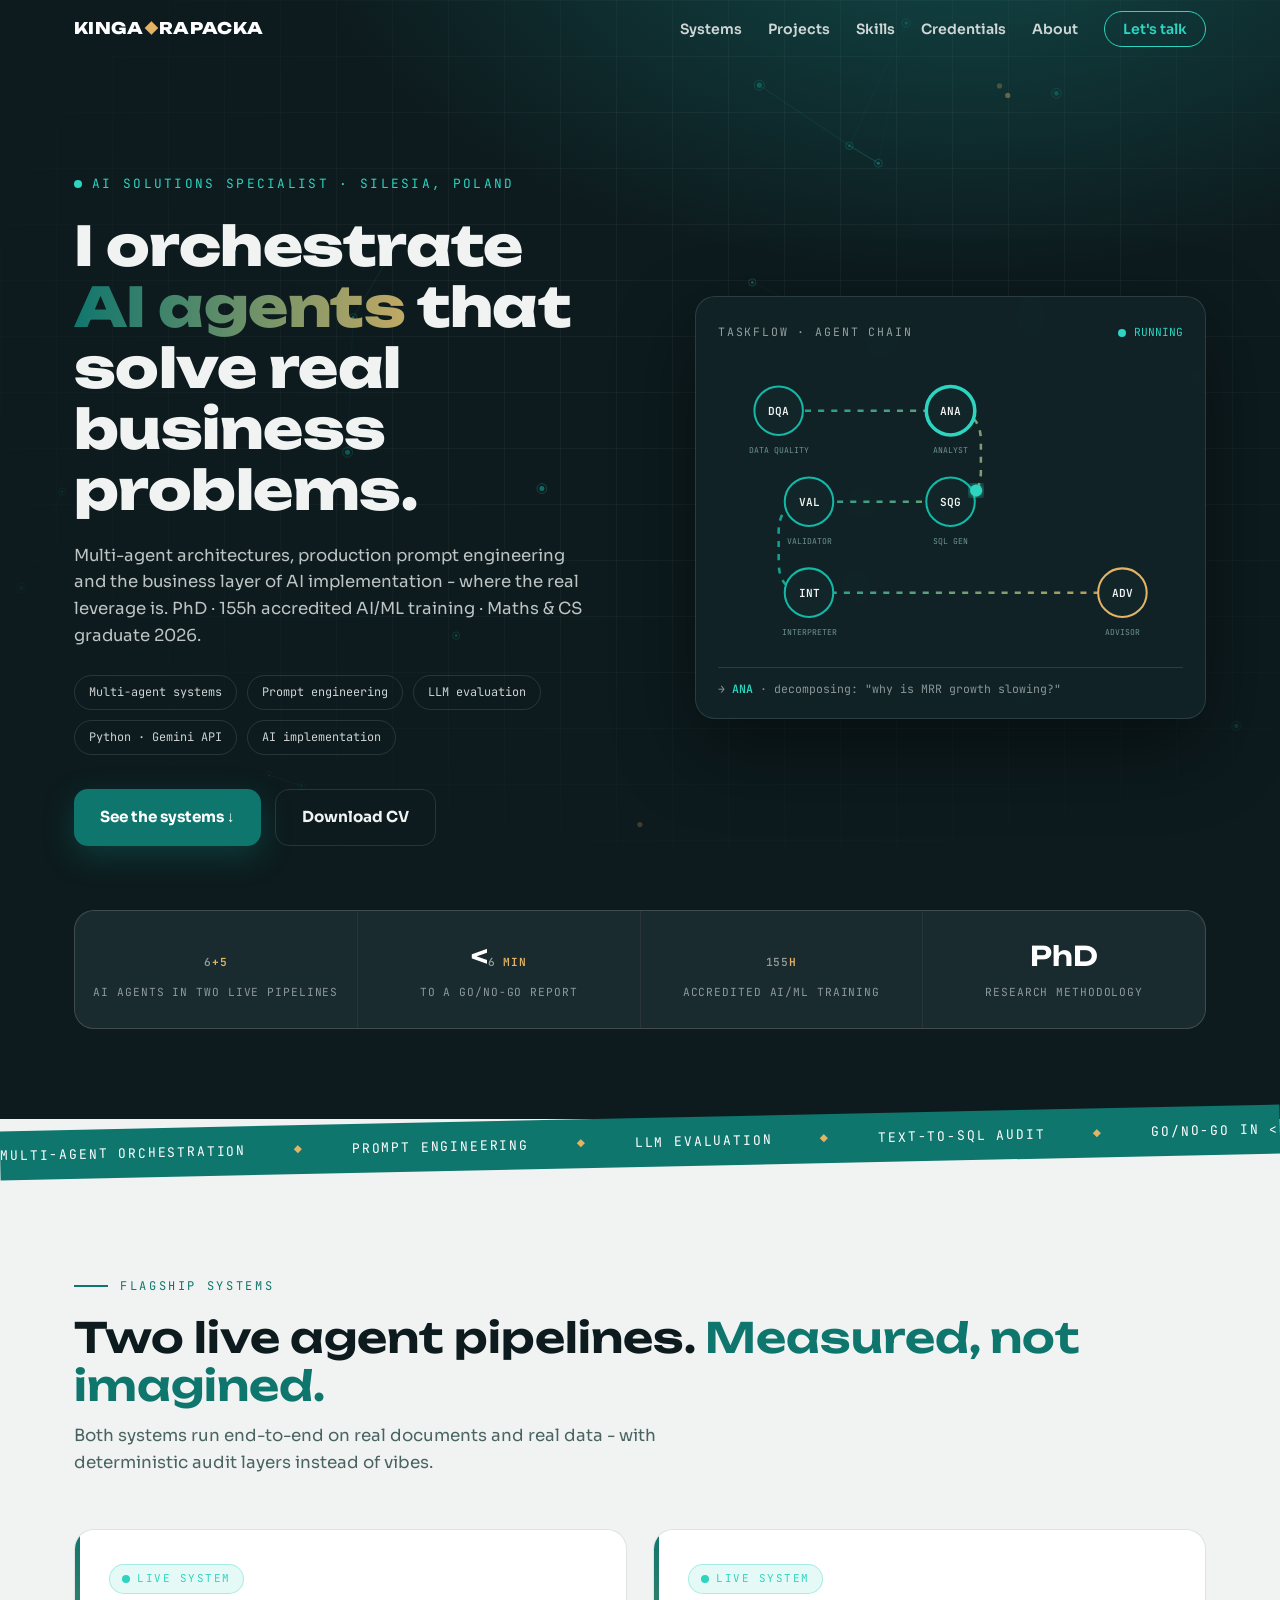
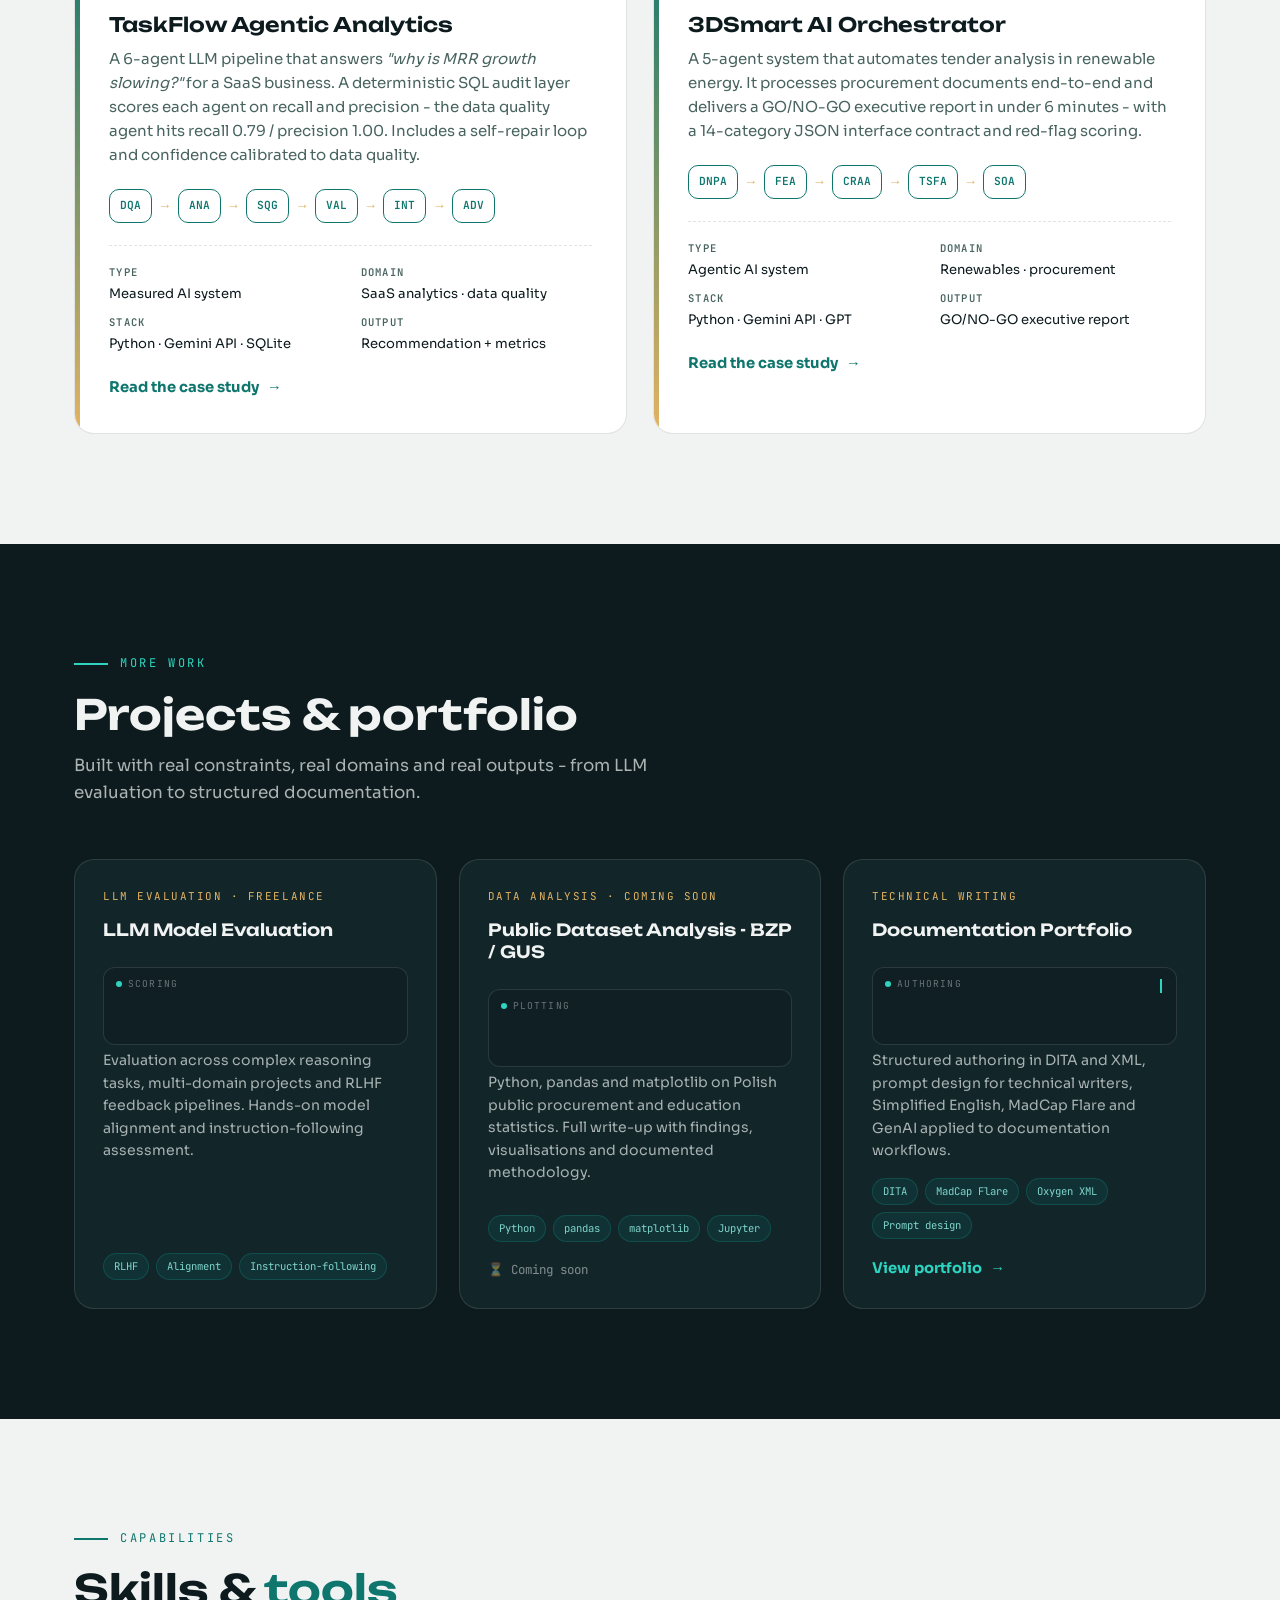
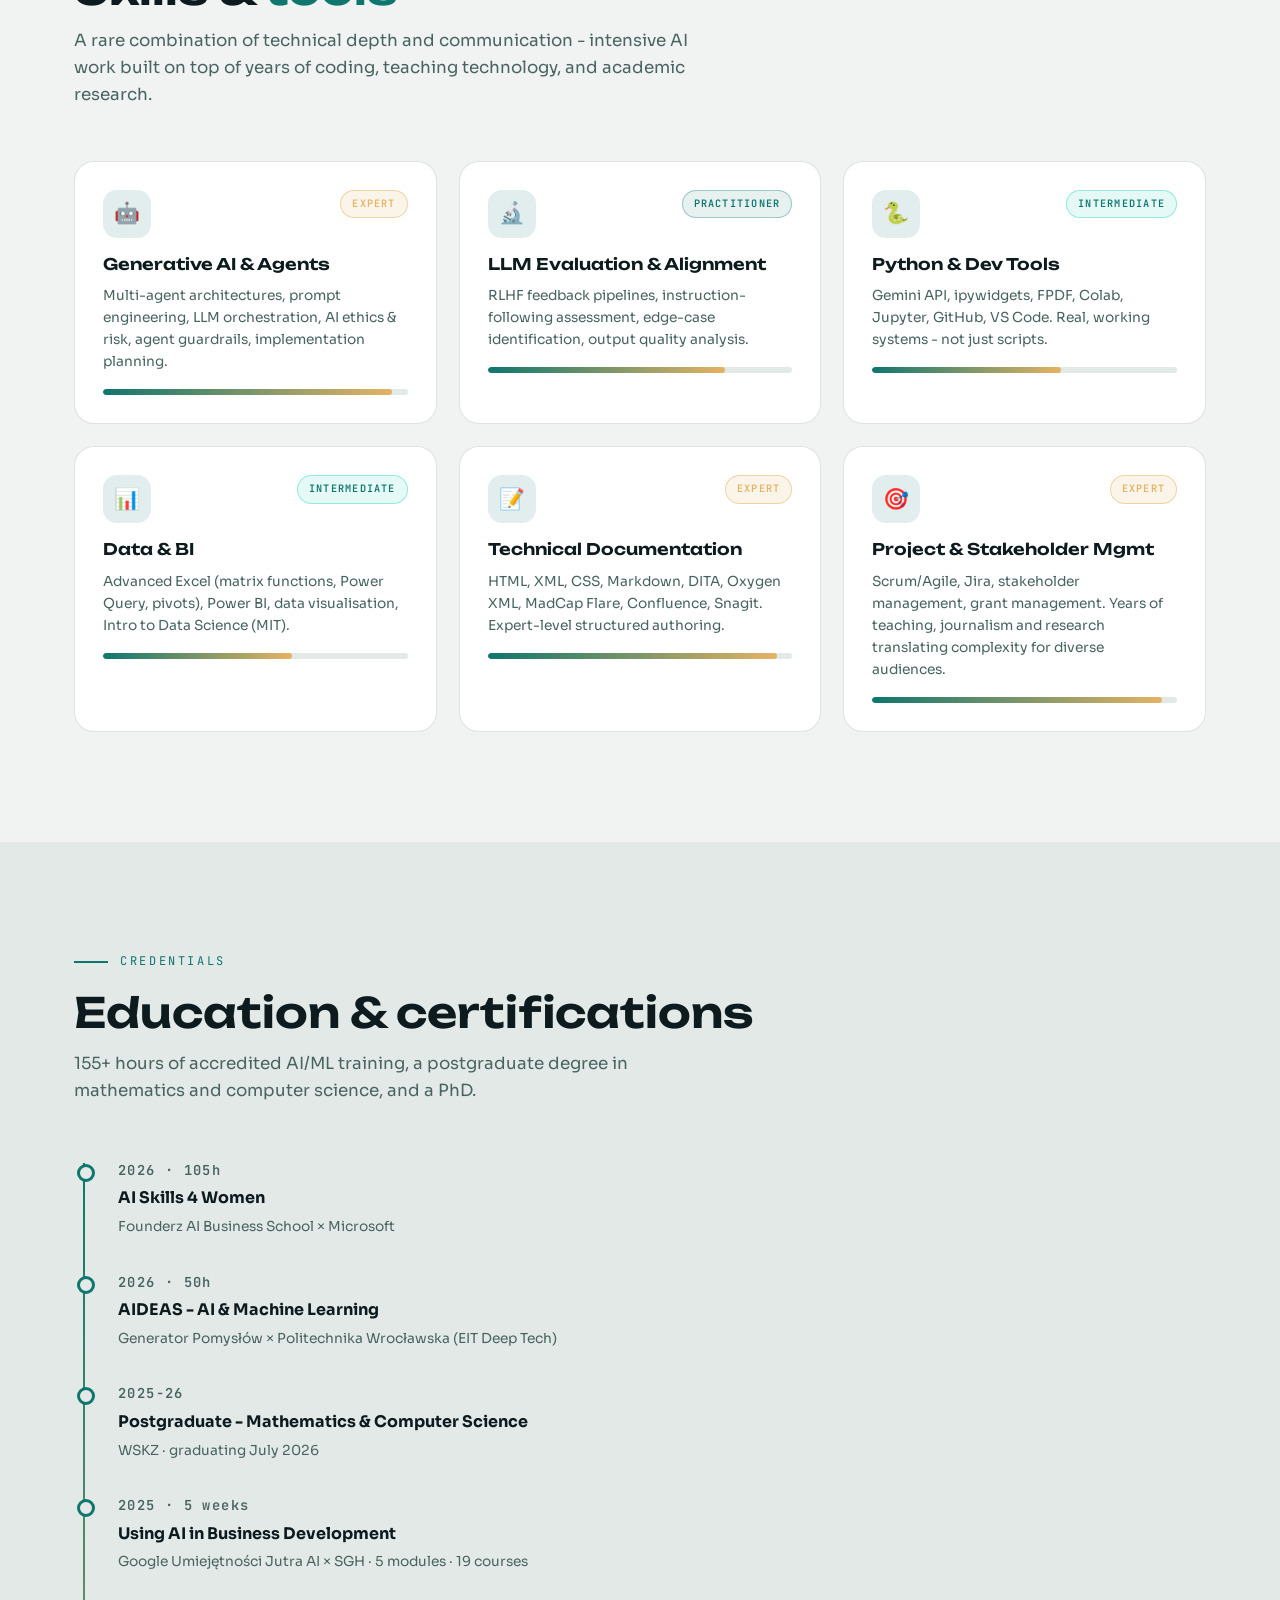
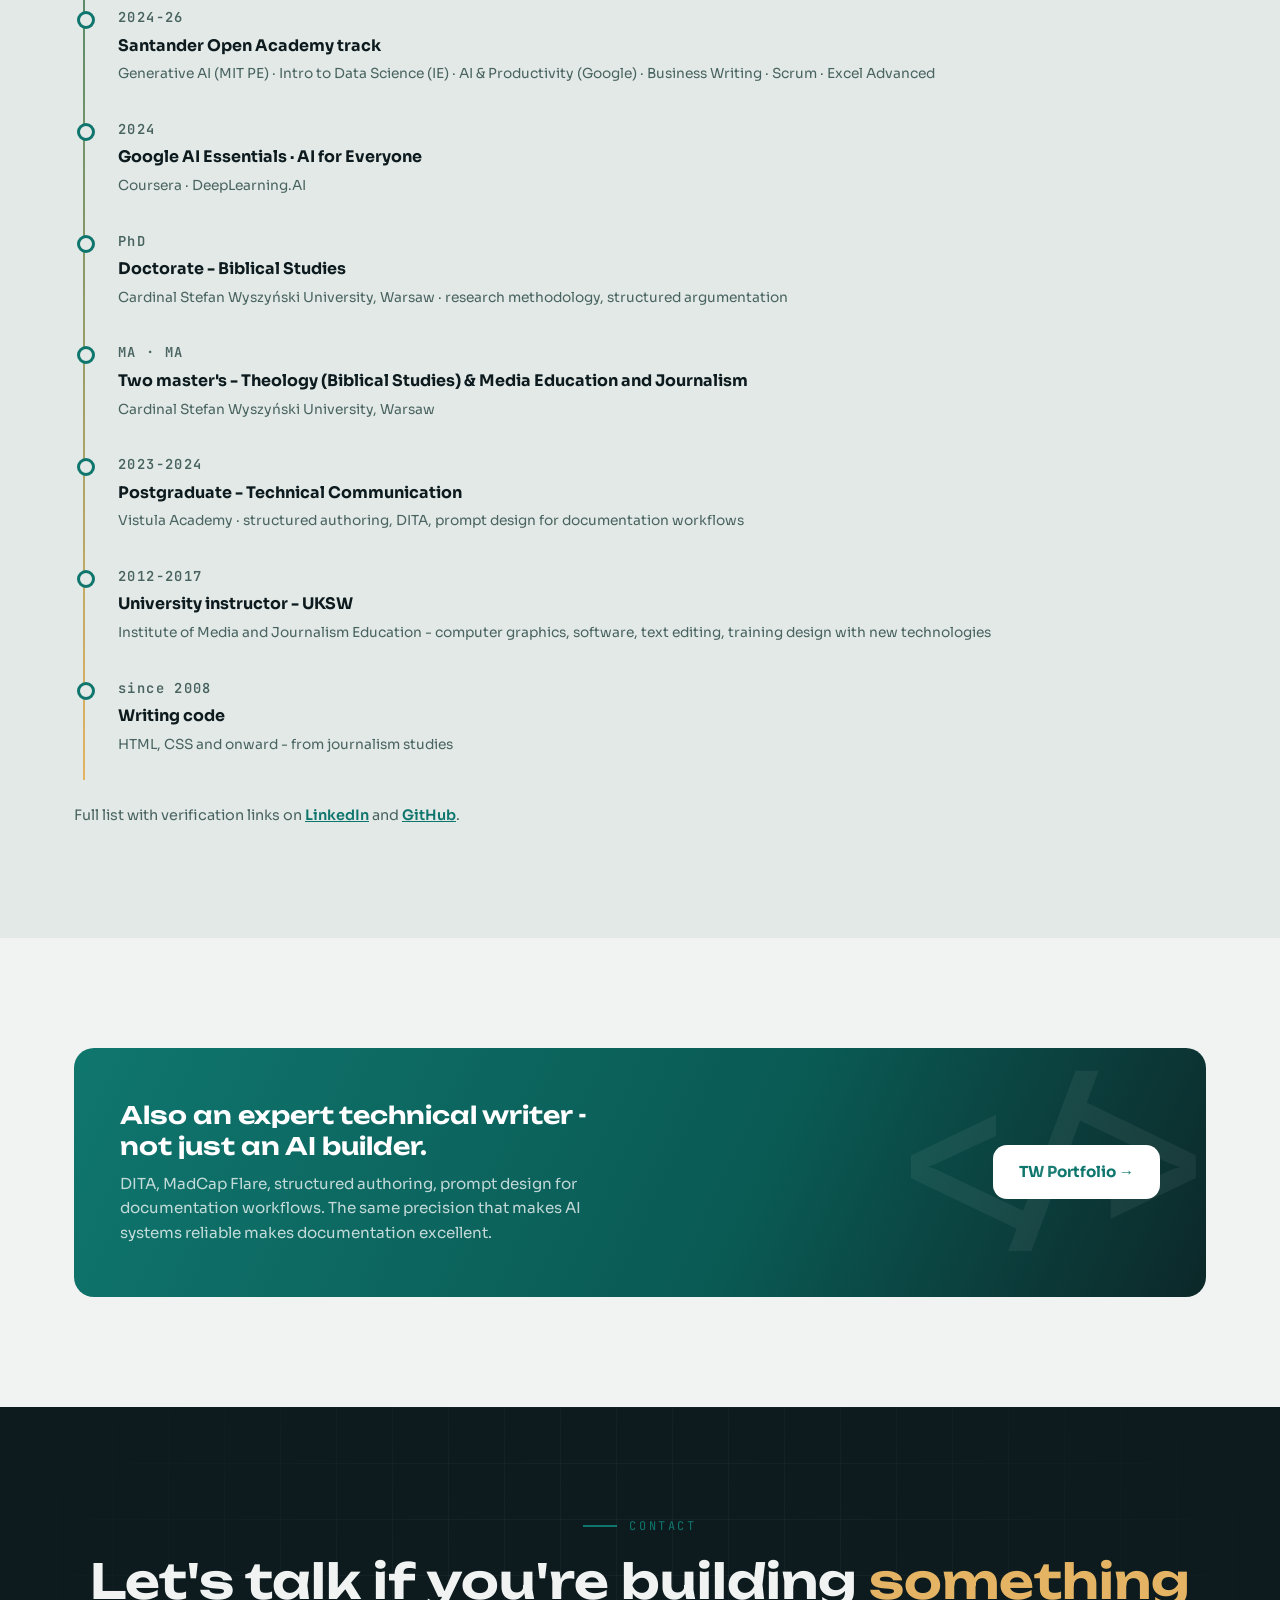
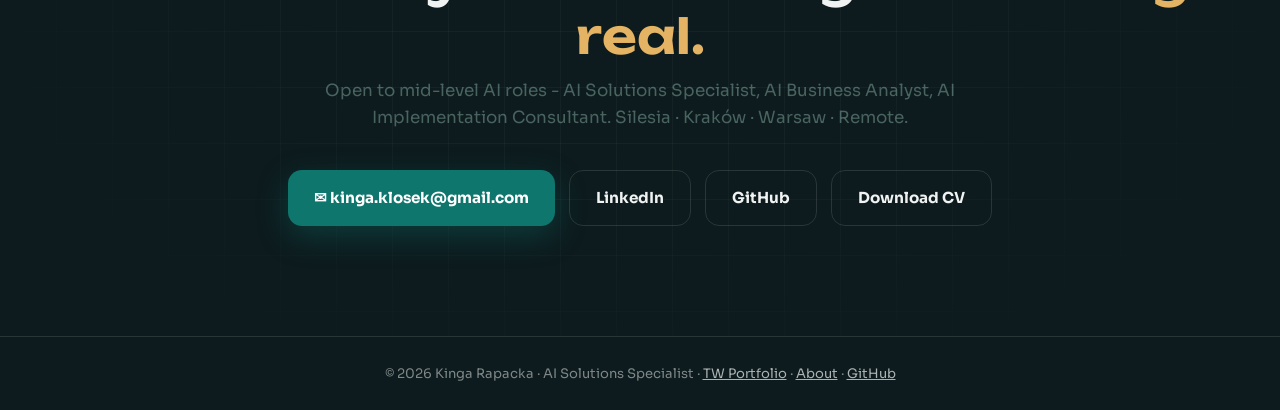
<file: index.html>
<!DOCTYPE html>
<html lang="en">
<head>
<meta charset="UTF-8">
<meta name="viewport" content="width=device-width, initial-scale=1.0">
<title>Kinga Rapacka - AI Solutions Specialist</title>
<meta name="description" content="Kinga Rapacka - AI Solutions Specialist. Multi-agent AI systems, prompt engineering, LLM evaluation. Based in Silesia, Poland.">
<link rel="icon" href="favicon.svg" type="image/svg+xml">
<meta property="og:type" content="website">
<meta property="og:site_name" content="Kinga Rapacka - AI Solutions Specialist">
<meta property="og:title" content="Kinga Rapacka - AI Solutions Specialist">
<meta property="og:description" content="Multi-agent AI systems, prompt engineering and LLM evaluation. Two live agent pipelines, 155h+ accredited AI/ML training, PhD-level research rigour. Based in Silesia, Poland.">
<meta property="og:url" content="https://kinrap.github.io/AI_Portfolio/">
<meta property="og:image" content="https://kinrap.github.io/AI_Portfolio/assets/og-image.png">
<meta property="og:image:width" content="1200">
<meta property="og:image:height" content="630">
<meta name="twitter:card" content="summary_large_image">
<meta name="twitter:title" content="Kinga Rapacka - AI Solutions Specialist">
<meta name="twitter:description" content="Multi-agent AI systems, prompt engineering and LLM evaluation. Two live agent pipelines, 155h+ accredited AI/ML training, PhD-level research rigour. Based in Silesia, Poland.">
<meta name="twitter:image" content="https://kinrap.github.io/AI_Portfolio/assets/og-image.png">
<link rel="preconnect" href="https://fonts.googleapis.com">
<link rel="preconnect" href="https://fonts.gstatic.com" crossorigin>
<link href="https://fonts.googleapis.com/css2?family=Unbounded:wght@400;600;800&family=Sora:wght@300;400;600;700&family=JetBrains+Mono:wght@400;600&display=swap" rel="stylesheet">
<link rel="stylesheet" href="styles.css">
</head>
<body>
<nav id="nav">
  <div class="nav-inner">
    <a class="logo" href="index.html">KINGA<em>◆</em>RAPACKA</a>
    <button class="burger" id="burger" aria-label="Menu" aria-expanded="false"><span></span><span></span><span></span></button>
    <ul class="nav-links" id="navLinks">
      <li><a href="#systems">Systems</a></li>
      <li><a href="#projects">Projects</a></li>
      <li><a href="#skills">Skills</a></li>
      <li><a href="#certs">Credentials</a></li>
      <li><a href="about.html">About</a></li>
      <li><a class="nav-cta" href="#contact">Let's talk</a></li>
    </ul>
  </div>
</nav>

<header class="hero" id="top">
  <canvas class="hero-mesh" id="heroMesh" aria-hidden="true"></canvas>
  <div class="wrap">
    <div class="hero-grid">
      <div>
        <span class="hero-kicker"><span class="dot-live"></span>AI Solutions Specialist · Silesia, Poland</span>
        <h1>I orchestrate <span class="flow">AI&nbsp;agents</span> that solve real business problems.</h1>
        <p>Multi-agent architectures, production prompt engineering and the business layer of AI implementation - where the real leverage is. PhD · 155h accredited AI/ML training · Maths &amp; CS graduate 2026.</p>
        <div class="hero-tags">
          <span class="tag">Multi-agent systems</span>
          <span class="tag">Prompt engineering</span>
          <span class="tag">LLM evaluation</span>
          <span class="tag">Python · Gemini API</span>
          <span class="tag">AI implementation</span>
        </div>
        <div class="hero-cta">
          <a class="btn btn-primary" href="#systems">See the systems ↓</a>
          <a class="btn btn-ghost" href="assets/Kinga_Rapacka_CV.pdf">Download CV</a>
        </div>
      </div>

      <div class="pipe-card" aria-label="Live agent pipeline animation">
        <div class="pipe-head">
          <span class="pipe-title">taskflow · agent chain</span>
          <span class="pipe-status"><span class="dot-live"></span>RUNNING</span>
        </div>
        <svg id="pipeSvg" viewBox="0 0 460 300" width="100%" role="img" aria-label="Animated diagram: six AI agents passing data along a pipeline">
          <defs>
            <linearGradient id="wire" x1="0" y1="0" x2="1" y2="0">
              <stop offset="0" stop-color="#14B8A6"/><stop offset="1" stop-color="#E4B363"/>
            </linearGradient>
            <filter id="glow"><feGaussianBlur stdDeviation="4" result="b"/><feMerge><feMergeNode in="b"/><feMergeNode in="SourceGraphic"/></feMerge></filter>
          </defs>
          <path id="pipePath" d="M 60 60 H 230 Q 260 60 260 90 V 120 Q 260 150 230 150 H 90 Q 60 150 60 180 V 210 Q 60 240 90 240 H 400"
                fill="none" stroke="url(#wire)" stroke-width="2.5" stroke-dasharray="6 7" opacity=".85"/>
          <g id="nodes" font-family="'JetBrains Mono',monospace" text-anchor="middle">
            <g class="node" transform="translate(60,60)"><circle r="24" fill="#12262A" stroke="#14B8A6" stroke-width="2"/><text y="4" fill="#F0F3F2" font-size="11" font-weight="600">DQA</text><text y="42" fill="#6E938E" font-size="8">DATA QUALITY</text></g>
            <g class="node" transform="translate(230,60)"><circle r="24" fill="#12262A" stroke="#14B8A6" stroke-width="2"/><text y="4" fill="#F0F3F2" font-size="11" font-weight="600">ANA</text><text y="42" fill="#6E938E" font-size="8">ANALYST</text></g>
            <g class="node" transform="translate(230,150)"><circle r="24" fill="#12262A" stroke="#14B8A6" stroke-width="2"/><text y="4" fill="#F0F3F2" font-size="11" font-weight="600">SQG</text><text y="42" fill="#6E938E" font-size="8">SQL GEN</text></g>
            <g class="node" transform="translate(90,150)"><circle r="24" fill="#12262A" stroke="#14B8A6" stroke-width="2"/><text y="4" fill="#F0F3F2" font-size="11" font-weight="600">VAL</text><text y="42" fill="#6E938E" font-size="8">VALIDATOR</text></g>
            <g class="node" transform="translate(90,240)"><circle r="24" fill="#12262A" stroke="#14B8A6" stroke-width="2"/><text y="4" fill="#F0F3F2" font-size="11" font-weight="600">INT</text><text y="42" fill="#6E938E" font-size="8">INTERPRETER</text></g>
            <g class="node" transform="translate(400,240)"><circle r="24" fill="#12262A" stroke="#E4B363" stroke-width="2"/><text y="4" fill="#F0F3F2" font-size="11" font-weight="600">ADV</text><text y="42" fill="#6E938E" font-size="8">ADVISOR</text></g>
          </g>
          <circle id="packet" r="6" fill="#2DD4BF" filter="url(#glow)"/>
        </svg>
        <div class="pipe-log" id="pipeLog">→ <b>DQA</b> · trust report: recall 0.79 · precision 1.00</div>
      </div>
    </div>

    <div class="hero-stats rv">
      <div class="stat"><b><span class="count" data-to="6">0</span><span class="u">+5</span></b><span>AI agents in two live pipelines</span></div>
      <div class="stat"><b>&lt;<span class="count" data-to="6">0</span> <span class="u">min</span></b><span>to a GO/NO-GO report</span></div>
      <div class="stat"><b><span class="count" data-to="155">0</span><span class="u">h</span></b><span>accredited AI/ML training</span></div>
      <div class="stat"><b>PhD</b><span>research methodology</span></div>
    </div>
  </div>
</header>

<div class="marquee" aria-hidden="true">
  <div class="marquee-track">
    <span>Multi-agent orchestration</span><span>Prompt engineering</span><span>LLM evaluation</span><span>Text-to-SQL audit</span><span>GO/NO-GO in &lt;6 min</span><span>DITA &amp; structured authoring</span>
    <span>Multi-agent orchestration</span><span>Prompt engineering</span><span>LLM evaluation</span><span>Text-to-SQL audit</span><span>GO/NO-GO in &lt;6 min</span><span>DITA &amp; structured authoring</span>
  </div>
</div>

<section class="section" id="systems">
  <div class="wrap">
    <span class="eyebrow rv">Flagship systems</span>
    <h2 class="rv rv-d1">Two live agent pipelines. <span class="accent">Measured, not imagined.</span></h2>
    <p class="lead rv rv-d2">Both systems run end-to-end on real documents and real data - with deterministic audit layers instead of vibes.</p>

    <div class="sys">
      <article class="sys-card rv">
        <span class="sys-badge"><span class="dot-live"></span>Live system</span>
        <h3>TaskFlow Agentic Analytics</h3>
        <p>A 6-agent LLM pipeline that answers <em>"why is MRR growth slowing?"</em> for a SaaS business. A deterministic SQL audit layer scores each agent on recall and precision - the data quality agent hits recall 0.79 / precision 1.00. Includes a self-repair loop and confidence calibrated to data quality.</p>
        <div class="mini-pipe">
          <span class="mini-node">DQA</span><span class="mini-arrow">→</span>
          <span class="mini-node">ANA</span><span class="mini-arrow">→</span>
          <span class="mini-node">SQG</span><span class="mini-arrow">→</span>
          <span class="mini-node">VAL</span><span class="mini-arrow">→</span>
          <span class="mini-node">INT</span><span class="mini-arrow">→</span>
          <span class="mini-node">ADV</span>
        </div>
        <div class="sys-meta">
          <div><b>Type</b>Measured AI system</div>
          <div><b>Domain</b>SaaS analytics · data quality</div>
          <div><b>Stack</b>Python · Gemini API · SQLite</div>
          <div><b>Output</b>Recommendation + metrics</div>
        </div>
        <a class="sys-link" href="projects/taskflow.html">Read the case study <span class="arr">→</span></a>
      </article>

      <article class="sys-card rv rv-d1">
        <span class="sys-badge"><span class="dot-live"></span>Live system</span>
        <h3>3DSmart AI Orchestrator</h3>
        <p>A 5-agent system that automates tender analysis in renewable energy. It processes procurement documents end-to-end and delivers a GO/NO-GO executive report in under 6 minutes - with a 14-category JSON interface contract and red-flag scoring.</p>
        <div class="mini-pipe">
          <span class="mini-node">DNPA</span><span class="mini-arrow">→</span>
          <span class="mini-node">FEA</span><span class="mini-arrow">→</span>
          <span class="mini-node">CRAA</span><span class="mini-arrow">→</span>
          <span class="mini-node">TSFA</span><span class="mini-arrow">→</span>
          <span class="mini-node">SOA</span>
        </div>
        <div class="sys-meta">
          <div><b>Type</b>Agentic AI system</div>
          <div><b>Domain</b>Renewables · procurement</div>
          <div><b>Stack</b>Python · Gemini API · GPT</div>
          <div><b>Output</b>GO/NO-GO executive report</div>
        </div>
        <a class="sys-link" href="projects/3dsmart.html">Read the case study <span class="arr">→</span></a>
      </article>
    </div>
  </div>
</section>

<section class="section projects-band" id="projects">
  <div class="wrap">
    <span class="eyebrow rv">More work</span>
    <h2 class="rv rv-d1">Projects &amp; portfolio</h2>
    <p class="lead rv rv-d2">Built with real constraints, real domains and real outputs - from LLM evaluation to structured documentation.</p>
    <div class="proj-grid">
      <article class="proj rv">
        <span class="proj-cat">LLM Evaluation · Freelance</span>
        <h3>LLM Model Evaluation</h3>
        <div class="mviz" aria-hidden="true">
          <span class="mviz-tag"><i></i>scoring</span>
          <div class="eqbars"><b></b><b></b><b></b><b></b><b></b><b></b></div>
        </div>
        <p>Evaluation across complex reasoning tasks, multi-domain projects and RLHF feedback pipelines. Hands-on model alignment and instruction-following assessment.</p>
        <div class="chip-row"><span class="chip">RLHF</span><span class="chip">Alignment</span><span class="chip">Instruction-following</span></div>
      </article>
      <article class="proj rv rv-d1">
        <span class="proj-cat">Data Analysis · Coming soon</span>
        <h3>Public Dataset Analysis - BZP / GUS</h3>
        <div class="mviz" aria-hidden="true">
          <span class="mviz-tag"><i></i>plotting</span>
          <svg class="spark" viewBox="0 0 300 44" preserveAspectRatio="none">
            <path class="area" d="M0 40 L0 34 L40 30 L80 36 L120 20 L160 26 L200 12 L240 18 L300 6 L300 44 L0 44 Z"/>
            <path class="line" d="M0 34 L40 30 L80 36 L120 20 L160 26 L200 12 L240 18 L300 6"/>
            <circle cx="300" cy="6" r="3"/>
          </svg>
        </div>
        <p>Python, pandas and matplotlib on Polish public procurement and education statistics. Full write-up with findings, visualisations and documented methodology.</p>
        <div class="chip-row"><span class="chip">Python</span><span class="chip">pandas</span><span class="chip">matplotlib</span><span class="chip">Jupyter</span></div>
        <span class="soon">⏳ Coming soon</span>
      </article>
      <article class="proj rv rv-d2">
        <span class="proj-cat">Technical Writing</span>
        <h3>Documentation Portfolio</h3>
        <div class="mviz" aria-hidden="true">
          <span class="mviz-tag"><i></i>authoring</span>
          <div class="wlines"><i></i><i></i><i></i></div>
          <span class="wcaret"></span>
        </div>
        <p>Structured authoring in DITA and XML, prompt design for technical writers, Simplified English, MadCap Flare and GenAI applied to documentation workflows.</p>
        <div class="chip-row"><span class="chip">DITA</span><span class="chip">MadCap Flare</span><span class="chip">Oxygen XML</span><span class="chip">Prompt design</span></div>
        <a class="sys-link" href="projects/tech-writing.html">View portfolio <span class="arr">→</span></a>
      </article>
    </div>
  </div>
</section>

<section class="section" id="skills">
  <div class="wrap">
    <span class="eyebrow rv">Capabilities</span>
    <h2 class="rv rv-d1">Skills &amp; <span class="accent">tools</span></h2>
    <p class="lead rv rv-d2">A rare combination of technical depth and communication - intensive AI work built on top of years of coding, teaching technology, and academic research.</p>
    <div class="skill-grid">
      <div class="skill rv" style="--w:95%"><div class="skill-top"><span class="skill-icon">🤖</span><span class="lvl lvl-expert">Expert</span></div><h3>Generative AI &amp; Agents</h3><p>Multi-agent architectures, prompt engineering, LLM orchestration, AI ethics &amp; risk, agent guardrails, implementation planning.</p><div class="meter"><i></i></div></div>
      <div class="skill rv rv-d1" style="--w:78%"><div class="skill-top"><span class="skill-icon">🔬</span><span class="lvl lvl-prac">Practitioner</span></div><h3>LLM Evaluation &amp; Alignment</h3><p>RLHF feedback pipelines, instruction-following assessment, edge-case identification, output quality analysis.</p><div class="meter"><i></i></div></div>
      <div class="skill rv rv-d2" style="--w:62%"><div class="skill-top"><span class="skill-icon">🐍</span><span class="lvl lvl-mid">Intermediate</span></div><h3>Python &amp; Dev Tools</h3><p>Gemini API, ipywidgets, FPDF, Colab, Jupyter, GitHub, VS Code. Real, working systems - not just scripts.</p><div class="meter"><i></i></div></div>
      <div class="skill rv" style="--w:62%"><div class="skill-top"><span class="skill-icon">📊</span><span class="lvl lvl-mid">Intermediate</span></div><h3>Data &amp; BI</h3><p>Advanced Excel (matrix functions, Power Query, pivots), Power BI, data visualisation, Intro to Data Science (MIT).</p><div class="meter"><i></i></div></div>
      <div class="skill rv rv-d1" style="--w:95%"><div class="skill-top"><span class="skill-icon">📝</span><span class="lvl lvl-expert">Expert</span></div><h3>Technical Documentation</h3><p>HTML, XML, CSS, Markdown, DITA, Oxygen XML, MadCap Flare, Confluence, Snagit. Expert-level structured authoring.</p><div class="meter"><i></i></div></div>
      <div class="skill rv rv-d2" style="--w:95%"><div class="skill-top"><span class="skill-icon">🎯</span><span class="lvl lvl-expert">Expert</span></div><h3>Project &amp; Stakeholder Mgmt</h3><p>Scrum/Agile, Jira, stakeholder management, grant management. Years of teaching, journalism and research translating complexity for diverse audiences.</p><div class="meter"><i></i></div></div>
    </div>
  </div>
</section>

<section class="section certs" id="certs">
  <div class="wrap">
    <span class="eyebrow rv">Credentials</span>
    <h2 class="rv rv-d1">Education &amp; certifications</h2>
    <p class="lead rv rv-d2">155+ hours of accredited AI/ML training, a postgraduate degree in mathematics and computer science, and a PhD.</p>
    <div class="cert-list">
      <div class="cert rv"><span class="cert-year">2026 · 105h</span><b>AI Skills 4 Women</b><span>Founderz AI Business School × Microsoft</span></div>
      <div class="cert rv"><span class="cert-year">2026 · 50h</span><b>AIDEAS - AI &amp; Machine Learning</b><span>Generator Pomysłów × Politechnika Wrocławska (EIT Deep Tech)</span></div>
      <div class="cert rv"><span class="cert-year">2025-26</span><b>Postgraduate - Mathematics &amp; Computer Science</b><span>WSKZ · graduating July 2026</span></div>
      <div class="cert rv"><span class="cert-year">2025 · 5 weeks</span><b>Using AI in Business Development</b><span>Google Umiejętności Jutra AI × SGH · 5 modules · 19 courses</span></div>
      <div class="cert rv"><span class="cert-year">2024-26</span><b>Santander Open Academy track</b><span>Generative AI (MIT PE) · Intro to Data Science (IE) · AI &amp; Productivity (Google) · Business Writing · Scrum · Excel Advanced</span></div>
      <div class="cert rv"><span class="cert-year">2024</span><b>Google AI Essentials · AI for Everyone</b><span>Coursera · DeepLearning.AI</span></div>
      <div class="cert rv"><span class="cert-year">PhD</span><b>Doctorate - Biblical Studies</b><span>Cardinal Stefan Wyszyński University, Warsaw · research methodology, structured argumentation</span></div>
      <div class="cert rv"><span class="cert-year">MA · MA</span><b>Two master's - Theology (Biblical Studies) &amp; Media Education and Journalism</b><span>Cardinal Stefan Wyszyński University, Warsaw</span></div>
      <div class="cert rv"><span class="cert-year">2023-2024</span><b>Postgraduate - Technical Communication</b><span>Vistula Academy · structured authoring, DITA, prompt design for documentation workflows</span></div>
      <div class="cert rv"><span class="cert-year">2012-2017</span><b>University instructor - UKSW</b><span>Institute of Media and Journalism Education - computer graphics, software, text editing, training design with new technologies</span></div>
      <div class="cert rv"><span class="cert-year">since 2008</span><b>Writing code</b><span>HTML, CSS and onward - from journalism studies</span></div>
    </div>
    <p class="cert-note rv">Full list with verification links on <a href="https://www.linkedin.com/in/kinga-rapacka-29315a2a3">LinkedIn</a> and <a href="https://github.com/KinRap">GitHub</a>.</p>
  </div>
</section>

<section class="section">
  <div class="wrap">
    <div class="tw rv">
      <div>
        <h3>Also an expert technical writer - not just an AI builder.</h3>
        <p>DITA, MadCap Flare, structured authoring, prompt design for documentation workflows. The same precision that makes AI systems reliable makes documentation excellent.</p>
      </div>
      <a class="btn" href="https://kinrap.github.io/TW_Portfolio/">TW Portfolio →</a>
    </div>
  </div>
</section>

<section class="section contact" id="contact">
  <div class="wrap">
    <span class="eyebrow rv" style="justify-content:center">Contact</span>
    <h2 class="rv rv-d1">Let's talk if you're building <span class="accent-m wave" id="waveText">something real.</span></h2>
    <p class="lead rv rv-d2">Open to mid-level AI roles - AI Solutions Specialist, AI Business Analyst, AI Implementation Consultant. Silesia · Kraków · Warsaw · Remote.</p>
    <div class="contact-row rv rv-d3">
      <a class="btn btn-primary" href="mailto:kinga.klosek@gmail.com">✉ kinga.klosek@gmail.com</a>
      <a class="btn btn-ghost" href="https://www.linkedin.com/in/kinga-rapacka-29315a2a3">LinkedIn</a>
      <a class="btn btn-ghost" href="https://github.com/KinRap">GitHub</a>
      <a class="btn btn-ghost" href="assets/Kinga_Rapacka_CV.pdf">Download CV</a>
    </div>
  </div>
</section>

<footer>
  <div class="wrap">© 2026 Kinga Rapacka · AI Solutions Specialist · <a href="https://kinrap.github.io/TW_Portfolio/">TW Portfolio</a> · <a href="about.html">About</a> · <a href="https://github.com/KinRap">GitHub</a></div>
</footer>

<script>
(function(){
  var reduce = window.matchMedia('(prefers-reduced-motion: reduce)').matches;

  /* nav */
  var nav=document.getElementById('nav');
  addEventListener('scroll',function(){nav.classList.toggle('scrolled',scrollY>40)},{passive:true});
  var burger=document.getElementById('burger'),links=document.getElementById('navLinks');
  burger.addEventListener('click',function(){
    var open=links.classList.toggle('open');
    burger.classList.toggle('open',open);
    burger.setAttribute('aria-expanded',open);
  });
  links.addEventListener('click',function(e){if(e.target.tagName==='A'){links.classList.remove('open');burger.classList.remove('open');}});

  /* scroll reveal */
  var io=new IntersectionObserver(function(es){
    es.forEach(function(e){if(e.isIntersecting){e.target.classList.add('in');io.unobserve(e.target);}});
  },{threshold:.15});
  document.querySelectorAll('.rv,.skill').forEach(function(el){io.observe(el)});

  /* counters */
  function animateCount(el){
    var to=+el.dataset.to,start=null,dur=1400;
    if(reduce){el.textContent=to;return;}
    function step(t){
      if(!start)start=t;
      var p=Math.min((t-start)/dur,1);
      el.textContent=Math.round(to*(1-Math.pow(1-p,3)));
      if(p<1)requestAnimationFrame(step);
    }
    requestAnimationFrame(step);
  }
  var cio=new IntersectionObserver(function(es){
    es.forEach(function(e){if(e.isIntersecting){animateCount(e.target);cio.unobserve(e.target);}});
  },{threshold:.6});
  document.querySelectorAll('.count').forEach(function(el){cio.observe(el)});

  /* hero pipeline packet */
  var path=document.getElementById('pipePath'),packet=document.getElementById('packet'),
      nodes=document.querySelectorAll('#nodes .node circle'),log=document.getElementById('pipeLog');
  var msgs=[
    '→ <b>DQA</b> · trust report: recall 0.79 · precision 1.00',
    '→ <b>ANA</b> · decomposing: "why is MRR growth slowing?"',
    '→ <b>SQG</b> · generating read-only SQL',
    '→ <b>VAL</b> · repair loop: query validated ✓',
    '→ <b>INT</b> · pattern detected: churn in mid-tier plans',
    '→ <b>ADV</b> · diagnosis delivered · confidence 0.86'
  ];
  if(path&&packet){
    var L=path.getTotalLength(),t0=performance.now(),DUR=9000,lastIdx=-1;
    /* node positions along path (fractions) */
    var stops=[0,.21,.38,.55,.72,1];
    function frame(now){
      var p=((now-t0)%DUR)/DUR;
      var pt=path.getPointAtLength(p*L);
      packet.setAttribute('cx',pt.x);packet.setAttribute('cy',pt.y);
      var idx=0;
      for(var i=0;i<stops.length;i++){if(p>=stops[i]-0.02)idx=i;}
      if(idx!==lastIdx){
        lastIdx=idx;
        nodes.forEach(function(c,j){
          c.setAttribute('stroke',j===idx?'#2DD4BF':(j===5?'#E4B363':'#14B8A6'));
          c.setAttribute('stroke-width',j===idx?'3.5':'2');
        });
        if(log)log.innerHTML=msgs[idx];
      }
      requestAnimationFrame(frame);
    }
    if(reduce){
      var pt=path.getPointAtLength(L);packet.setAttribute('cx',pt.x);packet.setAttribute('cy',pt.y);
    }else{
      requestAnimationFrame(frame);
    }
  }

  /* ---------- ambient agent mesh ---------- */
  var canvas=document.getElementById('heroMesh');
  if(canvas){
    var ctx=canvas.getContext('2d'),hero=canvas.parentElement,
        DPR=Math.min(window.devicePixelRatio||1,2),
        W=0,H=0,mNodes=[],pulses=[],raf=null,visible=true,linkDist=170;

    function resize(){
      W=hero.offsetWidth;H=hero.offsetHeight;
      canvas.width=W*DPR;canvas.height=H*DPR;
      canvas.style.width=W+'px';canvas.style.height=H+'px';
      ctx.setTransform(DPR,0,0,DPR,0,0);
      var count=Math.round(Math.min(34,Math.max(16,W/44)));
      mNodes=[];
      for(var i=0;i<count;i++){
        mNodes.push({x:Math.random()*W,y:Math.random()*H,
          vx:(Math.random()-.5)*.18,vy:(Math.random()-.5)*.18,
          r:Math.random()*1.6+1.1});
      }
    }

    function spawnPulse(){
      /* pick two mNodes currently linked, send a spark along the edge */
      var a=mNodes[(Math.random()*mNodes.length)|0];
      var near=[];
      for(var i=0;i<mNodes.length;i++){
        var b=mNodes[i];if(b===a)continue;
        var dx=a.x-b.x,dy=a.y-b.y,d=dx*dx+dy*dy;
        if(d<linkDist*linkDist)near.push(b);
      }
      if(near.length){
        pulses.push({a:a,b:near[(Math.random()*near.length)|0],t:0,
          sp:.010+Math.random()*.012});
      }
    }

    var lastSpawn=0;
    function draw(now){
      ctx.clearRect(0,0,W,H);
      var i,j,a,b,dx,dy,dist;
      /* edges */
      for(i=0;i<mNodes.length;i++){
        a=mNodes[i];
        a.x+=a.vx;a.y+=a.vy;
        if(a.x<0||a.x>W)a.vx*=-1;
        if(a.y<0||a.y>H)a.vy*=-1;
        for(j=i+1;j<mNodes.length;j++){
          b=mNodes[j];dx=a.x-b.x;dy=a.y-b.y;dist=Math.sqrt(dx*dx+dy*dy);
          if(dist<linkDist){
            var o=(1-dist/linkDist)*.28;
            ctx.strokeStyle='rgba(45,212,191,'+o.toFixed(3)+')';
            ctx.lineWidth=1;
            ctx.beginPath();ctx.moveTo(a.x,a.y);ctx.lineTo(b.x,b.y);ctx.stroke();
          }
        }
      }
      /* mNodes */
      for(i=0;i<mNodes.length;i++){
        a=mNodes[i];
        ctx.beginPath();ctx.arc(a.x,a.y,a.r,0,6.283);
        ctx.fillStyle='rgba(15,118,110,.9)';ctx.fill();
        ctx.beginPath();ctx.arc(a.x,a.y,a.r+2.4,0,6.283);
        ctx.strokeStyle='rgba(45,212,191,.22)';ctx.lineWidth=1;ctx.stroke();
      }
      /* pulses travelling along edges */
      for(i=pulses.length-1;i>=0;i--){
        var p=pulses[i];p.t+=p.sp;
        if(p.t>=1){pulses.splice(i,1);continue;}
        var px=p.a.x+(p.b.x-p.a.x)*p.t,py=p.a.y+(p.b.y-p.a.y)*p.t;
        var glow=Math.sin(p.t*Math.PI);
        ctx.beginPath();ctx.arc(px,py,2.6,0,6.283);
        ctx.fillStyle='rgba(228,179,99,'+(0.9*glow).toFixed(3)+')';ctx.fill();
      }
      if(!lastSpawn||now-lastSpawn>620){
        if(pulses.length<6)spawnPulse();
        lastSpawn=now;
      }
      raf=requestAnimationFrame(draw);
    }

    function start(){if(!raf&&visible&&!reduce)raf=requestAnimationFrame(draw);}
    function stop(){if(raf){cancelAnimationFrame(raf);raf=null;}}

    resize();
    if(reduce){
      /* one static frame */
      draw(0);stop();
    }else{
      start();
    }
    addEventListener('resize',function(){resize();},{passive:true});
    /* pause when hero scrolls out of view */
    var vio=new IntersectionObserver(function(es){
      visible=es[0].isIntersecting;
      if(visible)start();else stop();
    },{threshold:0});
    vio.observe(hero);
    document.addEventListener('visibilitychange',function(){
      if(document.hidden)stop();else start();
    });
  }

  /* ---------- flagship mini-pipeline signal ---------- */
  (function(){
    var pipes=document.querySelectorAll('.mini-pipe');
    pipes.forEach(function(pipe){
      var pNodes=pipe.querySelectorAll('.mini-node'),
          pArrows=pipe.querySelectorAll('.mini-arrow'),
          idx=0,timer=null;
      function tick(){
        pNodes.forEach(function(n,i){n.classList.toggle('lit',i===idx);});
        pArrows.forEach(function(a,i){a.classList.toggle('lit',i===idx-1);});
        idx=(idx+1)%(pNodes.length+1);/* extra step = brief gap before restart */
      }
      function run(){if(!timer&&!reduce){tick();timer=setInterval(tick,560);}}
      function halt(){if(timer){clearInterval(timer);timer=null;}
        pNodes.forEach(function(n){n.classList.remove('lit');});
        pArrows.forEach(function(a){a.classList.remove('lit');});}
      if(reduce)return;/* stay static */
      var pio=new IntersectionObserver(function(es){
        if(es[0].isIntersecting)run();else halt();
      },{threshold:.4});
      pio.observe(pipe);
    });
  })();

  /* ---------- contact letter wave ---------- */
  (function(){
    var el=document.getElementById('waveText');
    if(!el)return;
    var txt=el.textContent,frag=document.createDocumentFragment(),n=0;
    for(var i=0;i<txt.length;i++){
      var ch=txt[i];
      if(ch===' '){frag.appendChild(document.createTextNode(' '));continue;}
      var s=document.createElement('span');
      s.textContent=ch;
      s.style.setProperty('--i',n++);
      frag.appendChild(s);
    }
    el.textContent='';el.appendChild(frag);
  })();
})();
</script>
</body>
</html>
</file>
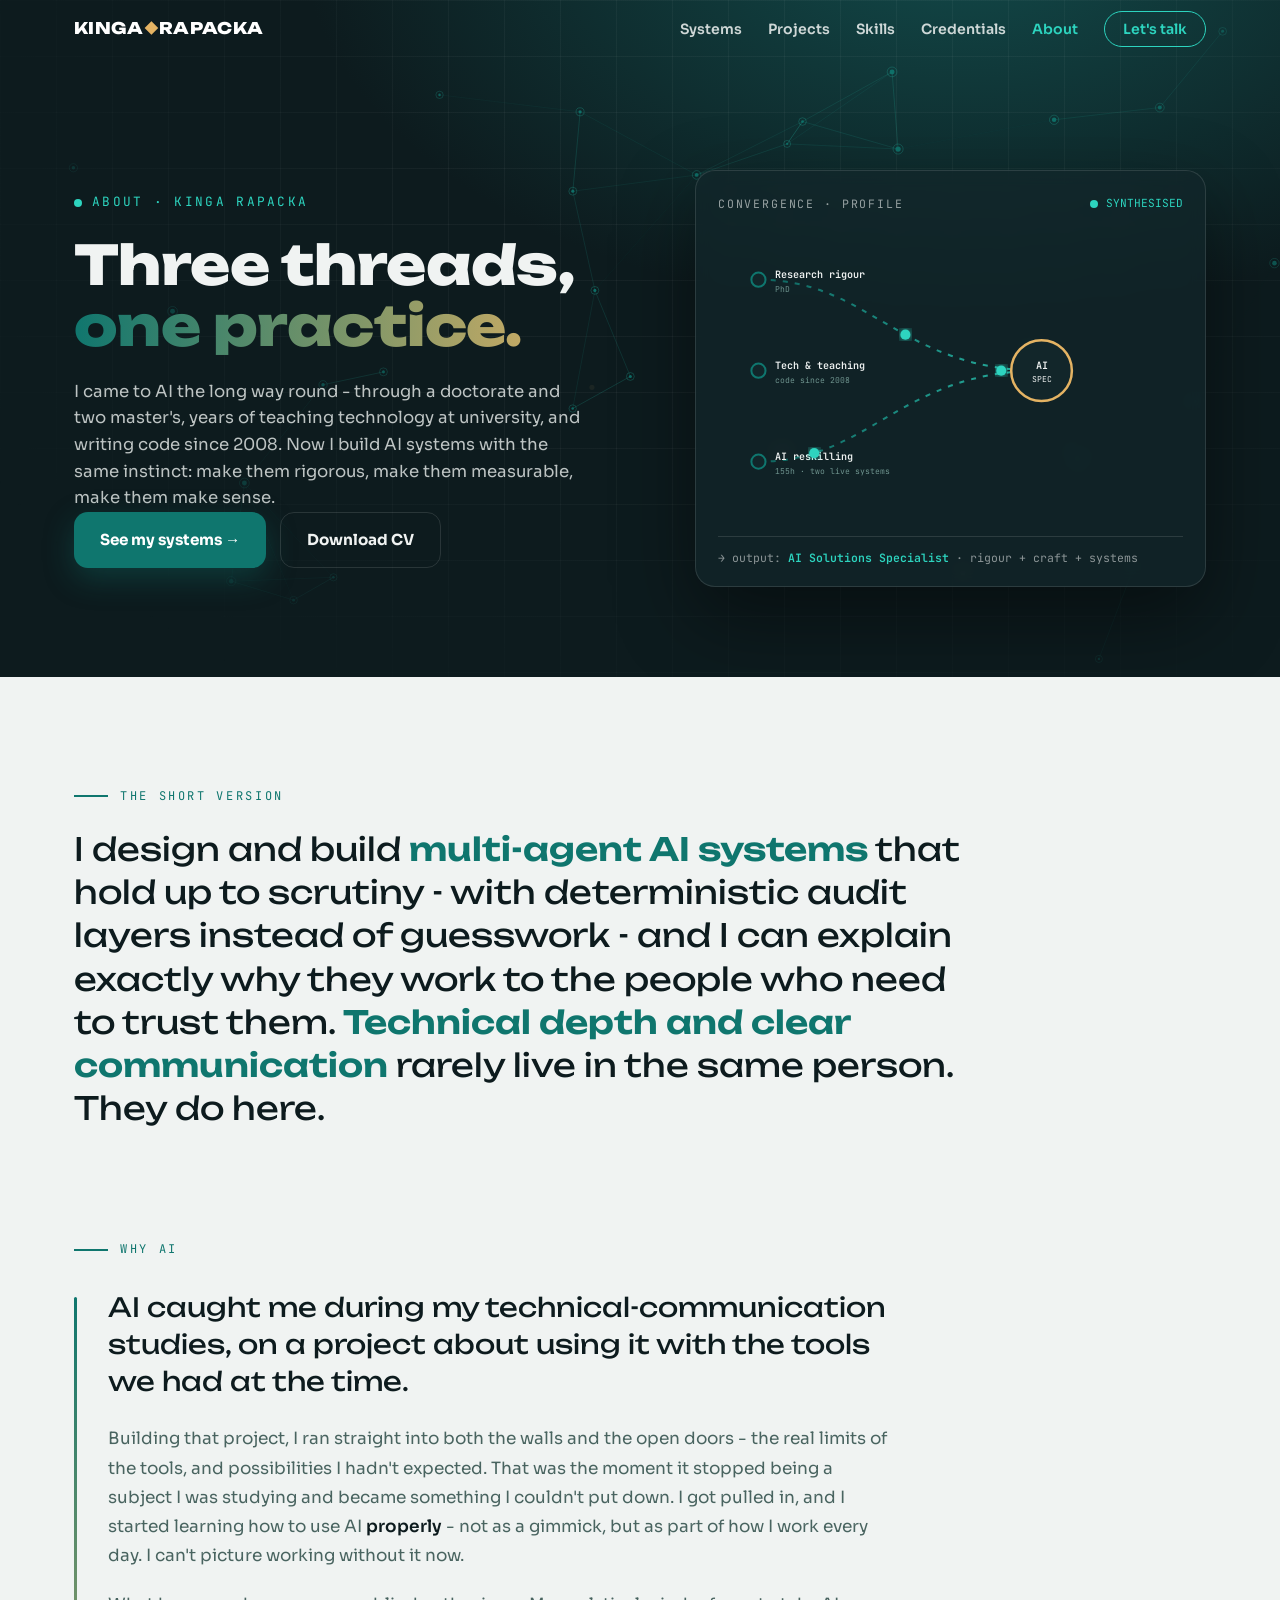
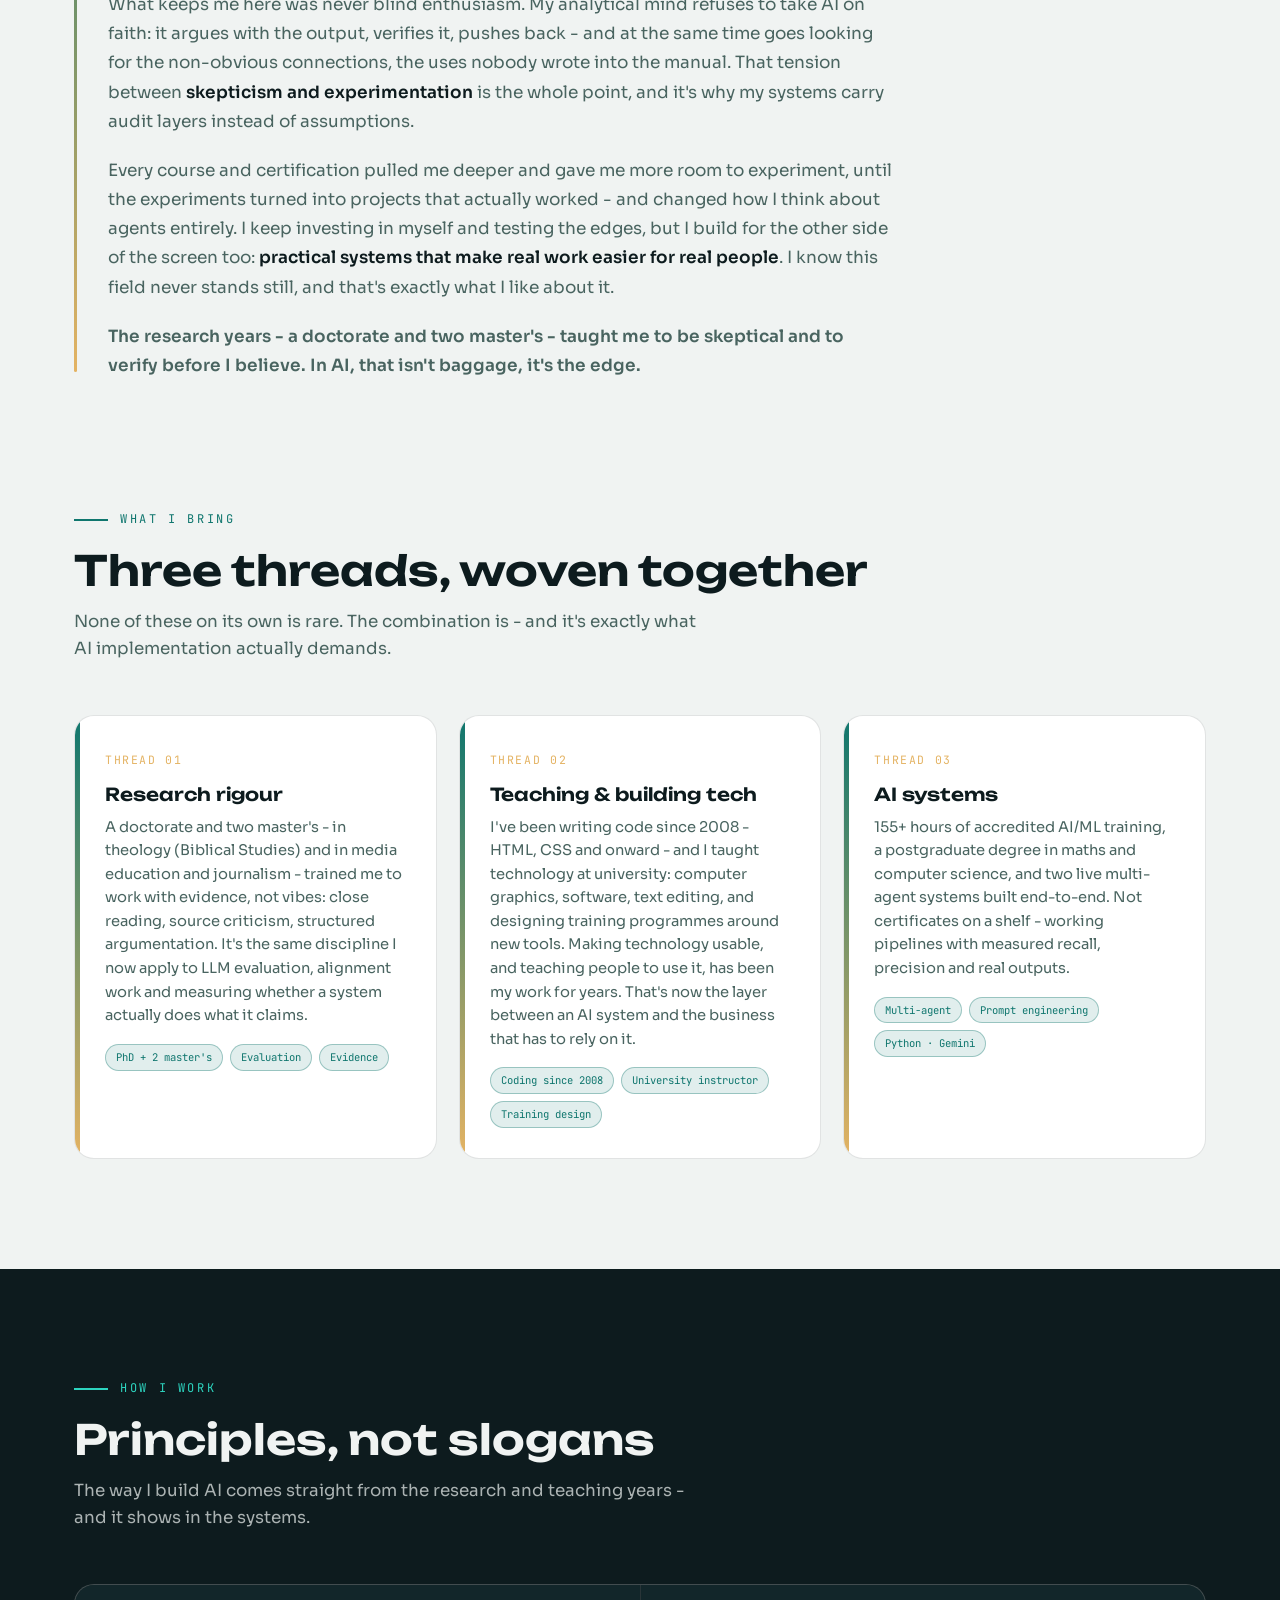
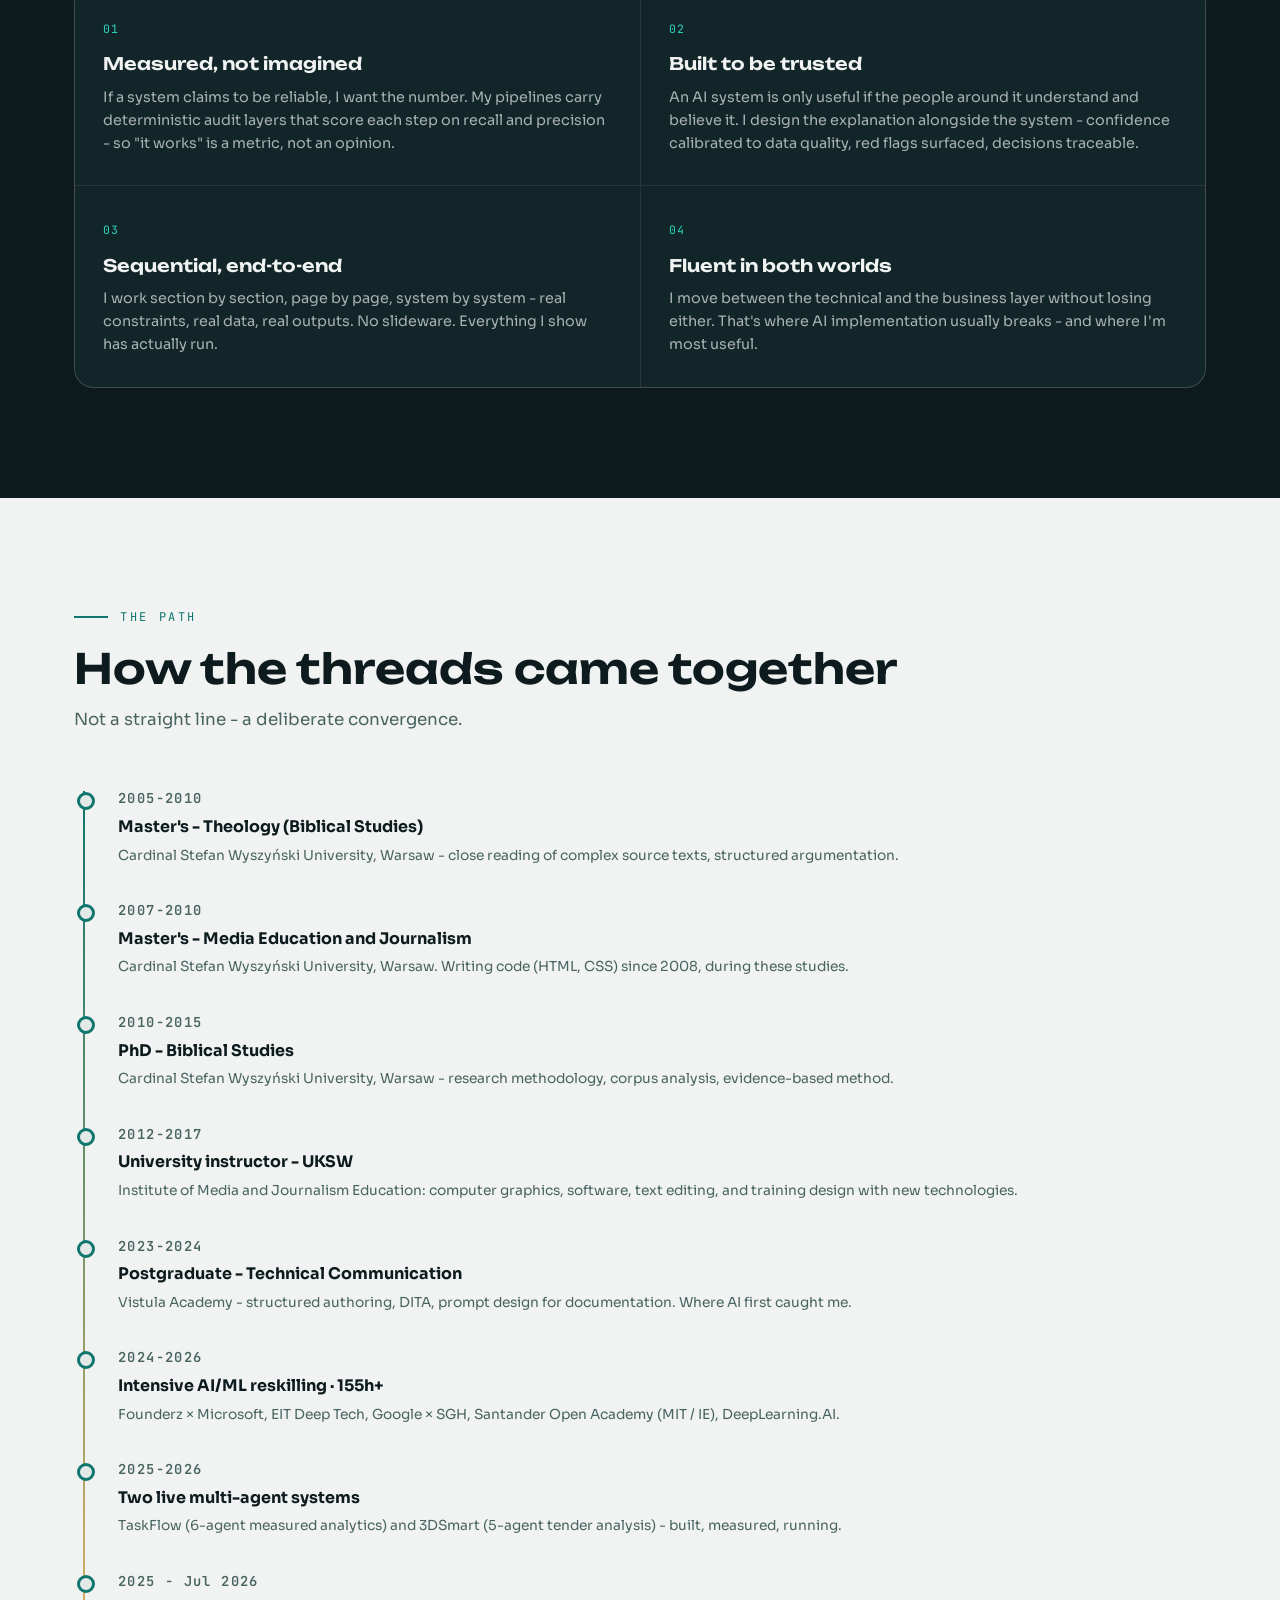
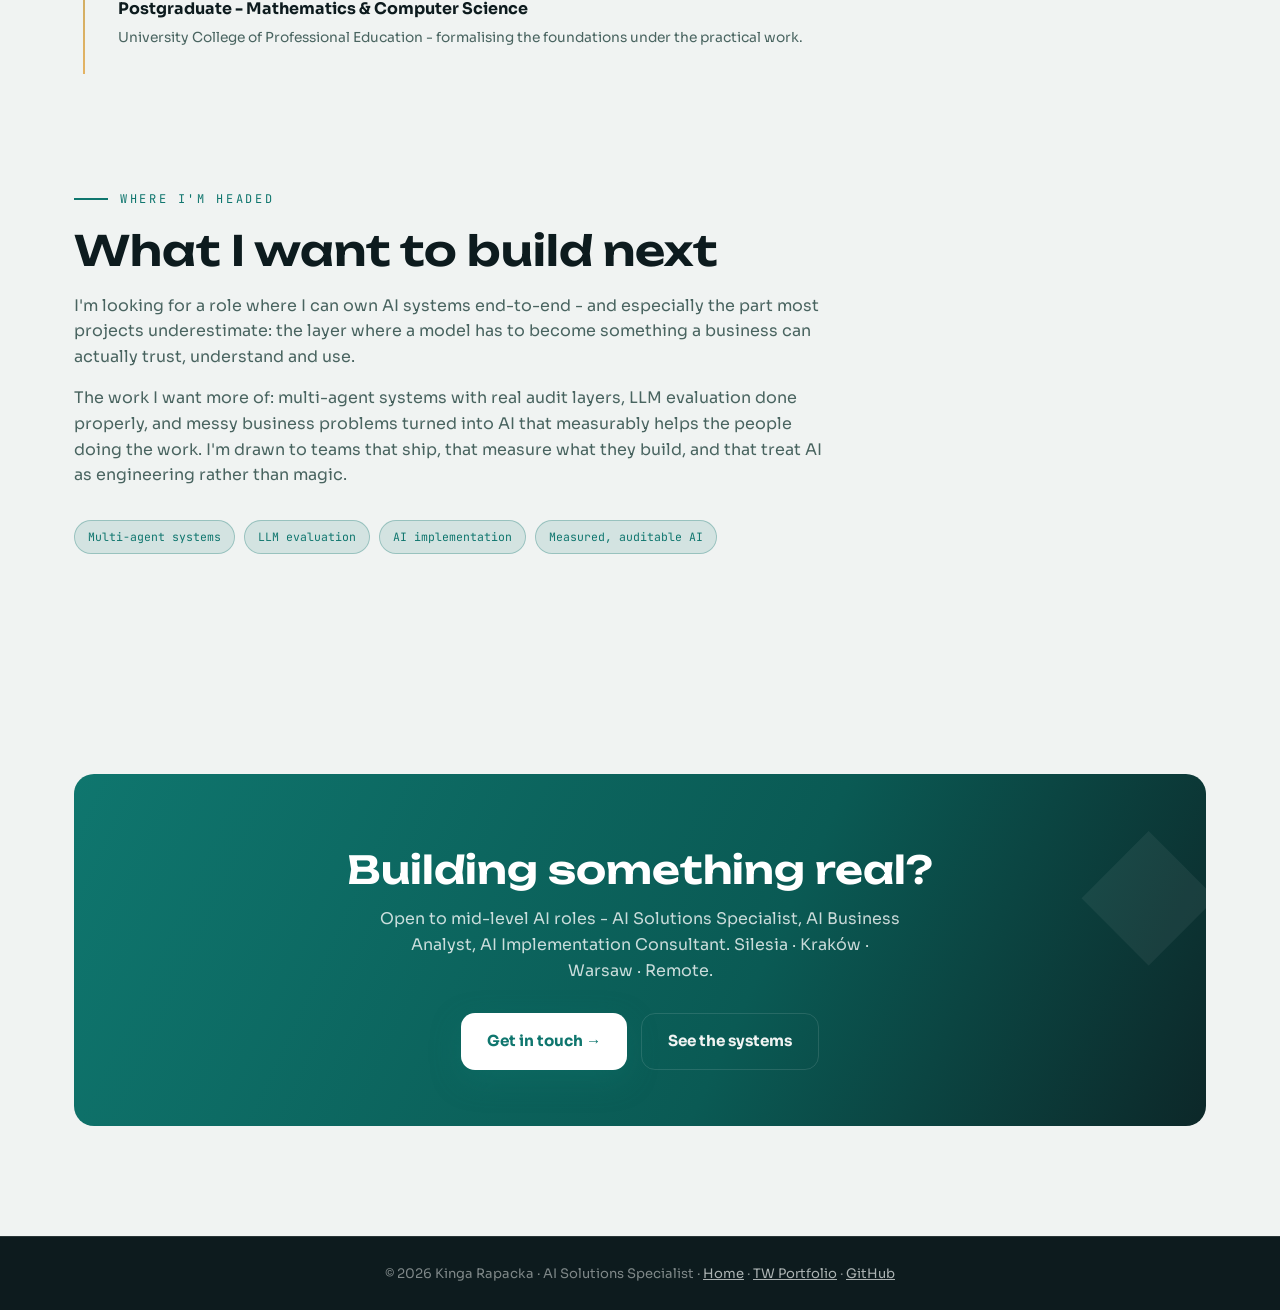
<file: about.html>
<!DOCTYPE html>
<html lang="en">
<head>
<meta charset="UTF-8">
<meta name="viewport" content="width=device-width, initial-scale=1.0">
<title>About - Kinga Rapacka · AI Solutions Specialist</title>
<meta name="description" content="About Kinga Rapacka - AI Solutions Specialist. Doctoral research rigour, years of coding and teaching technology, and intensive AI/ML reskilling converging into one practice.">
<link rel="icon" href="favicon.svg" type="image/svg+xml">
<meta property="og:type" content="website">
<meta property="og:site_name" content="Kinga Rapacka - AI Solutions Specialist">
<meta property="og:title" content="About - Kinga Rapacka · AI Solutions Specialist">
<meta property="og:description" content="Doctoral research rigour, years of coding and teaching technology, and intensive AI/ML reskilling converging into one practice.">
<meta property="og:url" content="https://kinrap.github.io/AI_Portfolio/about.html">
<meta property="og:image" content="https://kinrap.github.io/AI_Portfolio/assets/og-image.png">
<meta property="og:image:width" content="1200">
<meta property="og:image:height" content="630">
<meta name="twitter:card" content="summary_large_image">
<meta name="twitter:title" content="About - Kinga Rapacka · AI Solutions Specialist">
<meta name="twitter:description" content="Doctoral research rigour, years of coding and teaching technology, and intensive AI/ML reskilling converging into one practice.">
<meta name="twitter:image" content="https://kinrap.github.io/AI_Portfolio/assets/og-image.png">
<link rel="preconnect" href="https://fonts.googleapis.com">
<link rel="preconnect" href="https://fonts.gstatic.com" crossorigin>
<link href="https://fonts.googleapis.com/css2?family=Unbounded:wght@400;600;800&family=Sora:wght@300;400;600;700&family=JetBrains+Mono:wght@400;600&display=swap" rel="stylesheet">
<link rel="stylesheet" href="styles.css">
</head>
<body>
<nav id="nav">
  <div class="nav-inner">
    <a class="logo" href="index.html">KINGA<em>◆</em>RAPACKA</a>
    <button class="burger" id="burger" aria-label="Menu" aria-expanded="false"><span></span><span></span><span></span></button>
    <ul class="nav-links" id="navLinks">
      <li><a href="index.html#systems">Systems</a></li>
      <li><a href="index.html#projects">Projects</a></li>
      <li><a href="index.html#skills">Skills</a></li>
      <li><a href="index.html#certs">Credentials</a></li>
      <li><a href="about.html" class="active">About</a></li>
      <li><a class="nav-cta" href="index.html#contact">Let's talk</a></li>
    </ul>
  </div>
</nav>

<header class="hero" id="top">
  <canvas class="hero-mesh" id="heroMesh" aria-hidden="true"></canvas>
  <div class="wrap">
    <div class="hero-grid">
      <div>
        <span class="hero-kicker"><span class="dot-live"></span>About · Kinga Rapacka</span>
        <h1>Three threads, <span class="flow">one practice.</span></h1>
        <p>I came to AI the long way round - through a doctorate and two master's, years of teaching technology at university, and writing code since 2008. Now I build AI systems with the same instinct: make them rigorous, make them measurable, make them make sense.</p>
        <div class="hero-cta">
          <a class="btn btn-primary" href="index.html#systems">See my systems →</a>
          <a class="btn btn-ghost" href="assets/Kinga_Rapacka_CV.pdf">Download CV</a>
        </div>
      </div>

      <div class="conv-card" aria-label="Diagram: three background threads converging into one role">
        <div class="conv-head">
          <span class="conv-title">convergence · profile</span>
          <span class="conv-status"><span class="dot-live"></span>SYNTHESISED</span>
        </div>
        <svg id="convSvg" viewBox="0 0 460 300" width="100%" role="img" aria-label="Three input streams - research rigour, communication craft and AI reskilling - merging into one node: AI Solutions Specialist">
          <defs>
            <linearGradient id="cwire" x1="0" y1="0" x2="1" y2="0"><stop offset="0" stop-color="#0F766E"/><stop offset="1" stop-color="#2DD4BF"/></linearGradient>
            <filter id="cglow"><feGaussianBlur stdDeviation="4" result="b"/><feMerge><feMergeNode in="b"/><feMergeNode in="SourceGraphic"/></feMerge></filter>
          </defs>
          <path class="cpath" id="cp0" d="M 40 60 C 150 60 180 150 320 150" fill="none" stroke="url(#cwire)" stroke-width="2" stroke-dasharray="5 7" opacity=".8"/>
          <path class="cpath" id="cp1" d="M 40 150 H 320" fill="none" stroke="url(#cwire)" stroke-width="2" stroke-dasharray="5 7" opacity=".8"/>
          <path class="cpath" id="cp2" d="M 40 240 C 150 240 180 150 320 150" fill="none" stroke="url(#cwire)" stroke-width="2" stroke-dasharray="5 7" opacity=".8"/>
          <g font-family="'JetBrains Mono',monospace" text-anchor="start">
            <g transform="translate(40,60)"><circle r="7" fill="#12262A" stroke="#0F766E" stroke-width="2"/><text x="16" y="-2" fill="#F0F3F2" font-size="10" font-weight="600">Research rigour</text><text x="16" y="12" fill="#6E938E" font-size="8">PhD</text></g>
            <g transform="translate(40,150)"><circle r="7" fill="#12262A" stroke="#0F766E" stroke-width="2"/><text x="16" y="-2" fill="#F0F3F2" font-size="10" font-weight="600">Tech &amp; teaching</text><text x="16" y="12" fill="#6E938E" font-size="8">code since 2008</text></g>
            <g transform="translate(40,240)"><circle r="7" fill="#12262A" stroke="#0F766E" stroke-width="2"/><text x="16" y="-2" fill="#F0F3F2" font-size="10" font-weight="600">AI reskilling</text><text x="16" y="12" fill="#6E938E" font-size="8">155h · two live systems</text></g>
          </g>
          <g transform="translate(320,150)">
            <circle r="30" fill="#12262A" stroke="#E4B363" stroke-width="2.5"/>
            <text text-anchor="middle" y="-2" fill="#F0F3F2" font-family="'JetBrains Mono',monospace" font-size="10" font-weight="600">AI</text>
            <text text-anchor="middle" y="11" fill="#F0F3F2" font-family="'JetBrains Mono',monospace" font-size="8">SPEC</text>
          </g>
          <circle id="cpk0" class="cpacket" r="5" fill="#2DD4BF" filter="url(#cglow)"/>
          <circle id="cpk1" class="cpacket" r="5" fill="#2DD4BF" filter="url(#cglow)"/>
          <circle id="cpk2" class="cpacket" r="5" fill="#2DD4BF" filter="url(#cglow)"/>
        </svg>
        <div class="conv-cap">→ output: <b>AI Solutions Specialist</b> · rigour + craft + systems</div>
      </div>
    </div>
  </div>
</header>

<section class="section">
  <div class="wrap">
    <span class="eyebrow rv">The short version</span>
    <p class="statement rv rv-d1" style="margin-top:22px">I design and build <b>multi-agent AI systems</b> that hold up to scrutiny - with deterministic audit layers instead of guesswork - and I can explain exactly why they work to the people who need to trust them. <b>Technical depth and clear communication</b> rarely live in the same person. They do here.</p>
  </div>
</section>

<section class="section" style="padding-top:0">
  <div class="wrap">
    <span class="eyebrow rv">Why AI</span>
    <div class="story">
      <p class="lead-line rv rv-d1">AI caught me during my technical-communication studies, on a project about using it with the tools we had at the time.</p>
      <p class="rv rv-d1">Building that project, I ran straight into both the walls and the open doors - the real limits of the tools, and possibilities I hadn't expected. That was the moment it stopped being a subject I was studying and became something I couldn't put down. I got pulled in, and I started learning how to use AI <b>properly</b> - not as a gimmick, but as part of how I work every day. I can't picture working without it now.</p>
      <p class="rv rv-d1">What keeps me here was never blind enthusiasm. My analytical mind refuses to take AI on faith: it argues with the output, verifies it, pushes back - and at the same time goes looking for the non-obvious connections, the uses nobody wrote into the manual. That tension between <b>skepticism and experimentation</b> is the whole point, and it's why my systems carry audit layers instead of assumptions.</p>
      <p class="rv rv-d1">Every course and certification pulled me deeper and gave me more room to experiment, until the experiments turned into projects that actually worked - and changed how I think about agents entirely. I keep investing in myself and testing the edges, but I build for the other side of the screen too: <b>practical systems that make real work easier for real people</b>. I know this field never stands still, and that's exactly what I like about it.</p>
      <p class="story-close rv rv-d1">The research years - a doctorate and two master's - taught me to be skeptical and to verify before I believe. In AI, that isn't baggage, it's the edge.</p>
    </div>
  </div>
</section>

<section class="section" style="padding-top:0">
  <div class="wrap">
    <span class="eyebrow rv">What I bring</span>
    <h2 class="rv rv-d1">Three threads, woven together</h2>
    <p class="lead rv rv-d2">None of these on its own is rare. The combination is - and it's exactly what AI implementation actually demands.</p>
    <div class="threads">
      <article class="thread rv">
        <span class="thread-no">THREAD 01</span>
        <h3>Research rigour</h3>
        <p>A doctorate and two master's - in theology (Biblical Studies) and in media education and journalism - trained me to work with evidence, not vibes: close reading, source criticism, structured argumentation. It's the same discipline I now apply to LLM evaluation, alignment work and measuring whether a system actually does what it claims.</p>
        <div class="tw-tags"><span class="tw-tag">PhD + 2 master's</span><span class="tw-tag">Evaluation</span><span class="tw-tag">Evidence</span></div>
      </article>
      <article class="thread rv rv-d1">
        <span class="thread-no">THREAD 02</span>
        <h3>Teaching &amp; building tech</h3>
        <p>I've been writing code since 2008 - HTML, CSS and onward - and I taught technology at university: computer graphics, software, text editing, and designing training programmes around new tools. Making technology usable, and teaching people to use it, has been my work for years. That's now the layer between an AI system and the business that has to rely on it.</p>
        <div class="tw-tags"><span class="tw-tag">Coding since 2008</span><span class="tw-tag">University instructor</span><span class="tw-tag">Training design</span></div>
      </article>
      <article class="thread rv rv-d2">
        <span class="thread-no">THREAD 03</span>
        <h3>AI systems</h3>
        <p>155+ hours of accredited AI/ML training, a postgraduate degree in maths and computer science, and two live multi-agent systems built end-to-end. Not certificates on a shelf - working pipelines with measured recall, precision and real outputs.</p>
        <div class="tw-tags"><span class="tw-tag">Multi-agent</span><span class="tw-tag">Prompt engineering</span><span class="tw-tag">Python · Gemini</span></div>
      </article>
    </div>
  </div>
</section>

<section class="section approach">
  <div class="wrap">
    <span class="eyebrow rv">How I work</span>
    <h2 class="rv rv-d1">Principles, not slogans</h2>
    <p class="lead rv rv-d2">The way I build AI comes straight from the research and teaching years - and it shows in the systems.</p>
    <div class="principles">
      <div class="principle rv"><span class="p-no">01</span><h3>Measured, not imagined</h3><p>If a system claims to be reliable, I want the number. My pipelines carry deterministic audit layers that score each step on recall and precision - so "it works" is a metric, not an opinion.</p></div>
      <div class="principle rv rv-d1"><span class="p-no">02</span><h3>Built to be trusted</h3><p>An AI system is only useful if the people around it understand and believe it. I design the explanation alongside the system - confidence calibrated to data quality, red flags surfaced, decisions traceable.</p></div>
      <div class="principle rv"><span class="p-no">03</span><h3>Sequential, end-to-end</h3><p>I work section by section, page by page, system by system - real constraints, real data, real outputs. No slideware. Everything I show has actually run.</p></div>
      <div class="principle rv rv-d1"><span class="p-no">04</span><h3>Fluent in both worlds</h3><p>I move between the technical and the business layer without losing either. That's where AI implementation usually breaks - and where I'm most useful.</p></div>
    </div>
  </div>
</section>

<section class="section path">
  <div class="wrap">
    <span class="eyebrow rv">The path</span>
    <h2 class="rv rv-d1">How the threads came together</h2>
    <p class="lead rv rv-d2">Not a straight line - a deliberate convergence.</p>
    <div class="cert-list">
      <div class="cert rv"><span class="cert-year">2005-2010</span><b>Master's - Theology (Biblical Studies)</b><span>Cardinal Stefan Wyszyński University, Warsaw - close reading of complex source texts, structured argumentation.</span></div>
      <div class="cert rv"><span class="cert-year">2007-2010</span><b>Master's - Media Education and Journalism</b><span>Cardinal Stefan Wyszyński University, Warsaw. Writing code (HTML, CSS) since 2008, during these studies.</span></div>
      <div class="cert rv"><span class="cert-year">2010-2015</span><b>PhD - Biblical Studies</b><span>Cardinal Stefan Wyszyński University, Warsaw - research methodology, corpus analysis, evidence-based method.</span></div>
      <div class="cert rv"><span class="cert-year">2012-2017</span><b>University instructor - UKSW</b><span>Institute of Media and Journalism Education: computer graphics, software, text editing, and training design with new technologies.</span></div>
      <div class="cert rv"><span class="cert-year">2023-2024</span><b>Postgraduate - Technical Communication</b><span>Vistula Academy - structured authoring, DITA, prompt design for documentation. Where AI first caught me.</span></div>
      <div class="cert rv"><span class="cert-year">2024-2026</span><b>Intensive AI/ML reskilling · 155h+</b><span>Founderz × Microsoft, EIT Deep Tech, Google × SGH, Santander Open Academy (MIT / IE), DeepLearning.AI.</span></div>
      <div class="cert rv"><span class="cert-year">2025-2026</span><b>Two live multi-agent systems</b><span>TaskFlow (6-agent measured analytics) and 3DSmart (5-agent tender analysis) - built, measured, running.</span></div>
      <div class="cert rv"><span class="cert-year">2025 - Jul 2026</span><b>Postgraduate - Mathematics &amp; Computer Science</b><span>University College of Professional Education - formalising the foundations under the practical work.</span></div>
    </div>
  </div>
</section>

<section class="section" style="padding-top:0">
  <div class="wrap">
    <span class="eyebrow rv">Where I'm headed</span>
    <h2 class="rv rv-d1">What I want to build next</h2>
    <div class="prose rv rv-d2" style="margin-top:18px">
      <p>I'm looking for a role where I can own AI systems end-to-end - and especially the part most projects underestimate: the layer where a model has to become something a business can actually trust, understand and use.</p>
      <p>The work I want more of: multi-agent systems with real audit layers, LLM evaluation done properly, and messy business problems turned into AI that measurably helps the people doing the work. I'm drawn to teams that ship, that measure what they build, and that treat AI as engineering rather than magic.</p>
    </div>
    <div class="pill-row rv rv-d2">
      <span class="pill">Multi-agent systems</span><span class="pill">LLM evaluation</span><span class="pill">AI implementation</span><span class="pill">Measured, auditable AI</span>
    </div>
  </div>
</section>

<section class="section">
  <div class="wrap">
    <div class="cta rv">
      <h2>Building something real?</h2>
      <p>Open to mid-level AI roles - AI Solutions Specialist, AI Business Analyst, AI Implementation Consultant. Silesia · Kraków · Warsaw · Remote.</p>
      <div class="cta-row">
        <a class="btn btn-primary" href="index.html#contact">Get in touch →</a>
        <a class="btn btn-ghost" href="index.html#systems">See the systems</a>
      </div>
    </div>
  </div>
</section>

<footer>
  <div class="wrap">© 2026 Kinga Rapacka · AI Solutions Specialist · <a href="index.html">Home</a> · <a href="https://kinrap.github.io/TW_Portfolio/">TW Portfolio</a> · <a href="https://github.com/KinRap">GitHub</a></div>
</footer>

<script>
(function(){
  var reduce=window.matchMedia('(prefers-reduced-motion: reduce)').matches;

  /* nav */
  var nav=document.getElementById('nav');
  addEventListener('scroll',function(){nav.classList.toggle('scrolled',scrollY>40)},{passive:true});
  var burger=document.getElementById('burger'),links=document.getElementById('navLinks');
  burger.addEventListener('click',function(){var o=links.classList.toggle('open');burger.classList.toggle('open',o);burger.setAttribute('aria-expanded',o);});
  links.addEventListener('click',function(e){if(e.target.tagName==='A'){links.classList.remove('open');burger.classList.remove('open');}});

  /* reveal */
  var io=new IntersectionObserver(function(es){es.forEach(function(e){if(e.isIntersecting){e.target.classList.add('in');io.unobserve(e.target);}});},{threshold:.15});
  document.querySelectorAll('.rv').forEach(function(el){io.observe(el)});

  /* convergence packets - three streams flowing into the merge node */
  var paths=[document.getElementById('cp0'),document.getElementById('cp1'),document.getElementById('cp2')];
  var pks=[document.getElementById('cpk0'),document.getElementById('cpk1'),document.getElementById('cpk2')];
  var lens=paths.map(function(p){return p?p.getTotalLength():0;});
  var offsets=[0,0.33,0.66],CDUR=4200,ct0=null,craf=null,cvisible=true;
  function cframe(now){
    if(!ct0)ct0=now;
    for(var i=0;i<paths.length;i++){
      if(!paths[i]||!pks[i])continue;
      var t=(((now-ct0)/CDUR)+offsets[i])%1;
      var pt=paths[i].getPointAtLength(t*lens[i]);
      pks[i].setAttribute('cx',pt.x);pks[i].setAttribute('cy',pt.y);
      pks[i].setAttribute('opacity',(t>0.9?(1-t)*10:1).toFixed(2));
    }
    craf=requestAnimationFrame(cframe);
  }
  function cstart(){if(!craf&&cvisible&&!reduce)craf=requestAnimationFrame(cframe);}
  function cstop(){if(craf){cancelAnimationFrame(craf);craf=null;}}
  if(reduce){
    for(var i=0;i<paths.length;i++){if(paths[i]&&pks[i]){var pt=paths[i].getPointAtLength(lens[i]);pks[i].setAttribute('cx',pt.x);pks[i].setAttribute('cy',pt.y);}}
  }else{cstart();}
  var hero=document.getElementById('top');
  if(hero){var cio=new IntersectionObserver(function(es){cvisible=es[0].isIntersecting;if(cvisible)cstart();else cstop();},{threshold:0});cio.observe(hero);}
  document.addEventListener('visibilitychange',function(){if(document.hidden)cstop();else cstart();});
})();

/* ---------- ambient agent mesh (own scope) ---------- */
(function(){
  var reduce=window.matchMedia('(prefers-reduced-motion: reduce)').matches;
  var canvas=document.getElementById('heroMesh');
  if(!canvas)return;
  var ctx=canvas.getContext('2d'),hero=canvas.parentElement,
      DPR=Math.min(window.devicePixelRatio||1,2),
      W=0,H=0,mNodes=[],pulses=[],raf=null,visible=true,linkDist=170;
  function resize(){
    W=hero.offsetWidth;H=hero.offsetHeight;
    canvas.width=W*DPR;canvas.height=H*DPR;
    canvas.style.width=W+'px';canvas.style.height=H+'px';
    ctx.setTransform(DPR,0,0,DPR,0,0);
    var count=Math.round(Math.min(34,Math.max(16,W/44)));
    mNodes=[];
    for(var i=0;i<count;i++){
      mNodes.push({x:Math.random()*W,y:Math.random()*H,
        vx:(Math.random()-.5)*.18,vy:(Math.random()-.5)*.18,r:Math.random()*1.6+1.1});
    }
  }
  function spawnPulse(){
    var a=mNodes[(Math.random()*mNodes.length)|0],near=[];
    for(var i=0;i<mNodes.length;i++){
      var b=mNodes[i];if(b===a)continue;
      var dx=a.x-b.x,dy=a.y-b.y,d=dx*dx+dy*dy;
      if(d<linkDist*linkDist)near.push(b);
    }
    if(near.length)pulses.push({a:a,b:near[(Math.random()*near.length)|0],t:0,sp:.010+Math.random()*.012});
  }
  var lastSpawn=0;
  function draw(now){
    ctx.clearRect(0,0,W,H);
    var i,j,a,b,dx,dy,dist;
    for(i=0;i<mNodes.length;i++){
      a=mNodes[i];a.x+=a.vx;a.y+=a.vy;
      if(a.x<0||a.x>W)a.vx*=-1;
      if(a.y<0||a.y>H)a.vy*=-1;
      for(j=i+1;j<mNodes.length;j++){
        b=mNodes[j];dx=a.x-b.x;dy=a.y-b.y;dist=Math.sqrt(dx*dx+dy*dy);
        if(dist<linkDist){
          var o=(1-dist/linkDist)*.28;
          ctx.strokeStyle='rgba(45,212,191,'+o.toFixed(3)+')';ctx.lineWidth=1;
          ctx.beginPath();ctx.moveTo(a.x,a.y);ctx.lineTo(b.x,b.y);ctx.stroke();
        }
      }
    }
    for(i=0;i<mNodes.length;i++){
      a=mNodes[i];
      ctx.beginPath();ctx.arc(a.x,a.y,a.r,0,6.283);ctx.fillStyle='rgba(15,118,110,.9)';ctx.fill();
      ctx.beginPath();ctx.arc(a.x,a.y,a.r+2.4,0,6.283);ctx.strokeStyle='rgba(45,212,191,.22)';ctx.lineWidth=1;ctx.stroke();
    }
    for(i=pulses.length-1;i>=0;i--){
      var p=pulses[i];p.t+=p.sp;
      if(p.t>=1){pulses.splice(i,1);continue;}
      var px=p.a.x+(p.b.x-p.a.x)*p.t,py=p.a.y+(p.b.y-p.a.y)*p.t,glow=Math.sin(p.t*Math.PI);
      ctx.beginPath();ctx.arc(px,py,2.6,0,6.283);ctx.fillStyle='rgba(228,179,99,'+(0.9*glow).toFixed(3)+')';ctx.fill();
    }
    if(!lastSpawn||now-lastSpawn>620){if(pulses.length<6)spawnPulse();lastSpawn=now;}
    raf=requestAnimationFrame(draw);
  }
  function start(){if(!raf&&visible&&!reduce)raf=requestAnimationFrame(draw);}
  function stop(){if(raf){cancelAnimationFrame(raf);raf=null;}}
  resize();
  if(reduce){draw(0);stop();}else{start();}
  addEventListener('resize',function(){resize();},{passive:true});
  var vio=new IntersectionObserver(function(es){visible=es[0].isIntersecting;if(visible)start();else stop();},{threshold:0});
  vio.observe(hero);
  document.addEventListener('visibilitychange',function(){if(document.hidden)stop();else start();});
})();
</script>
</body>
</html>
</file>
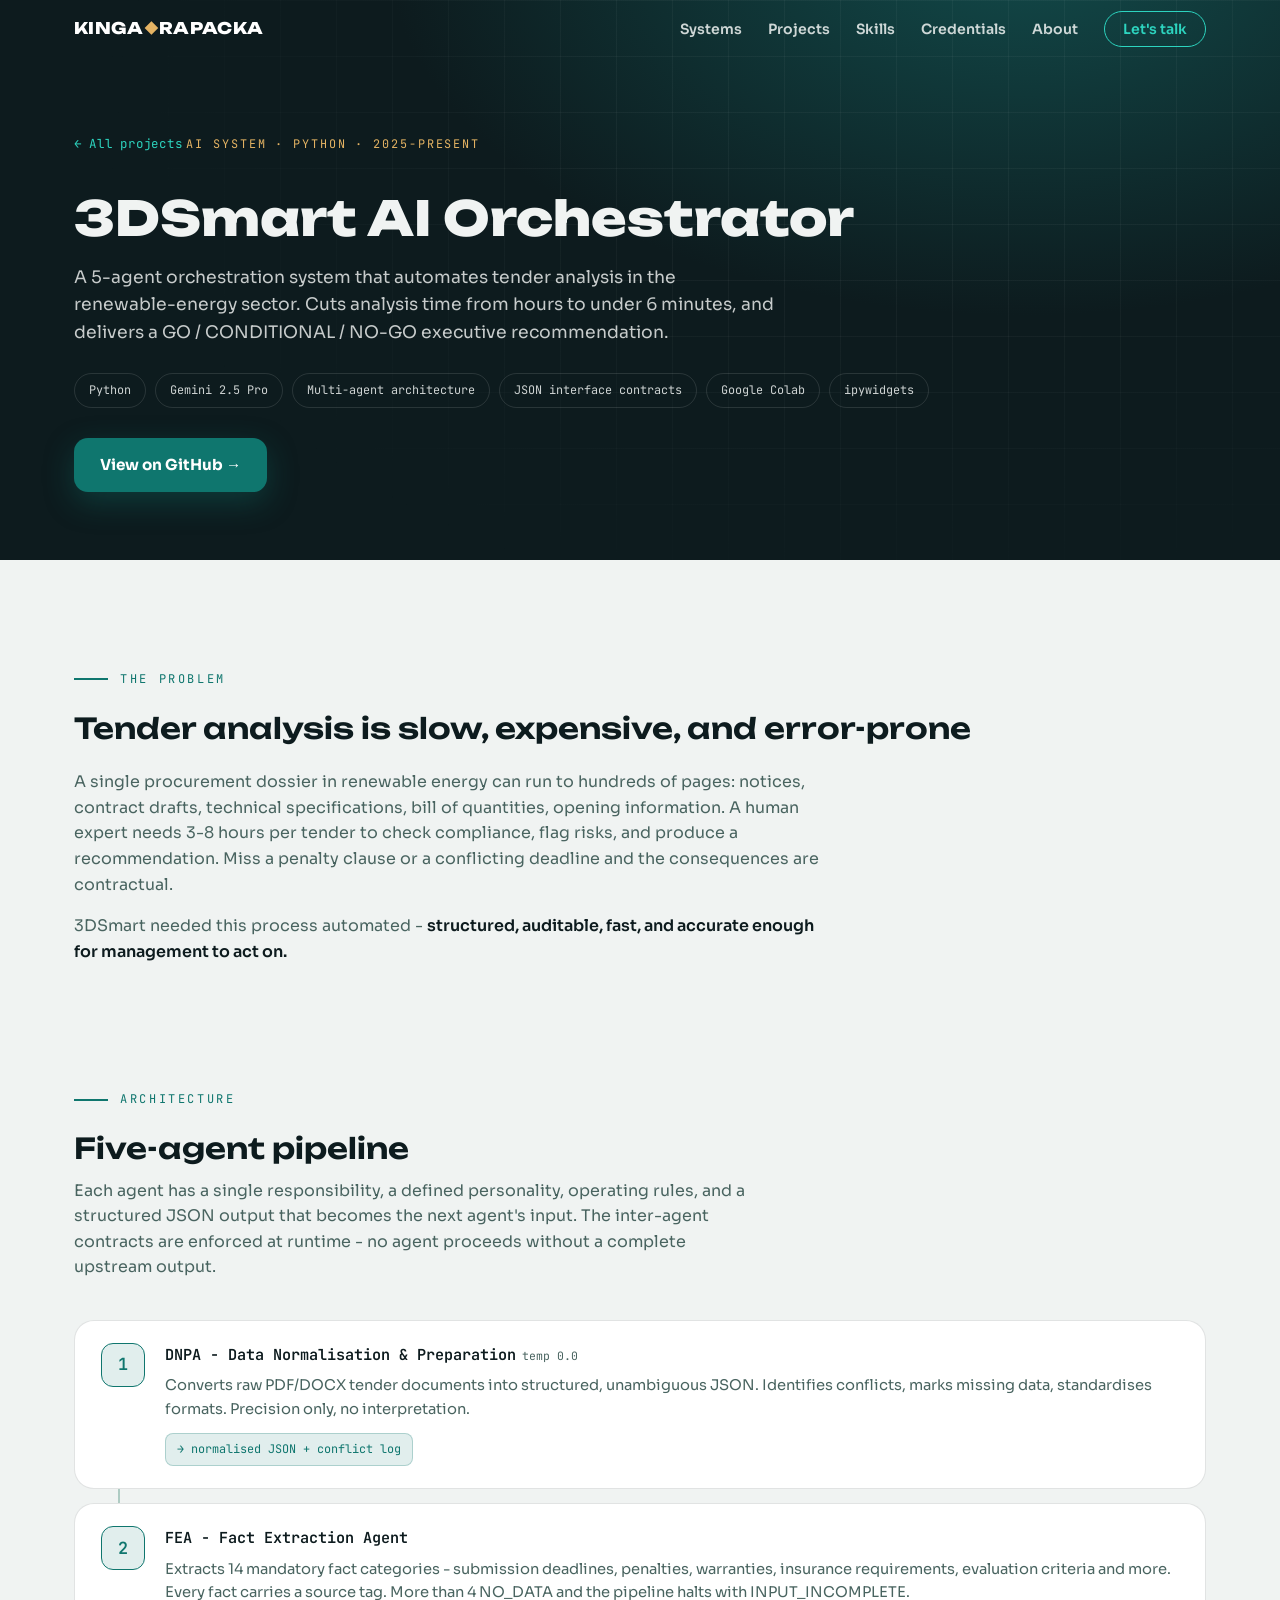
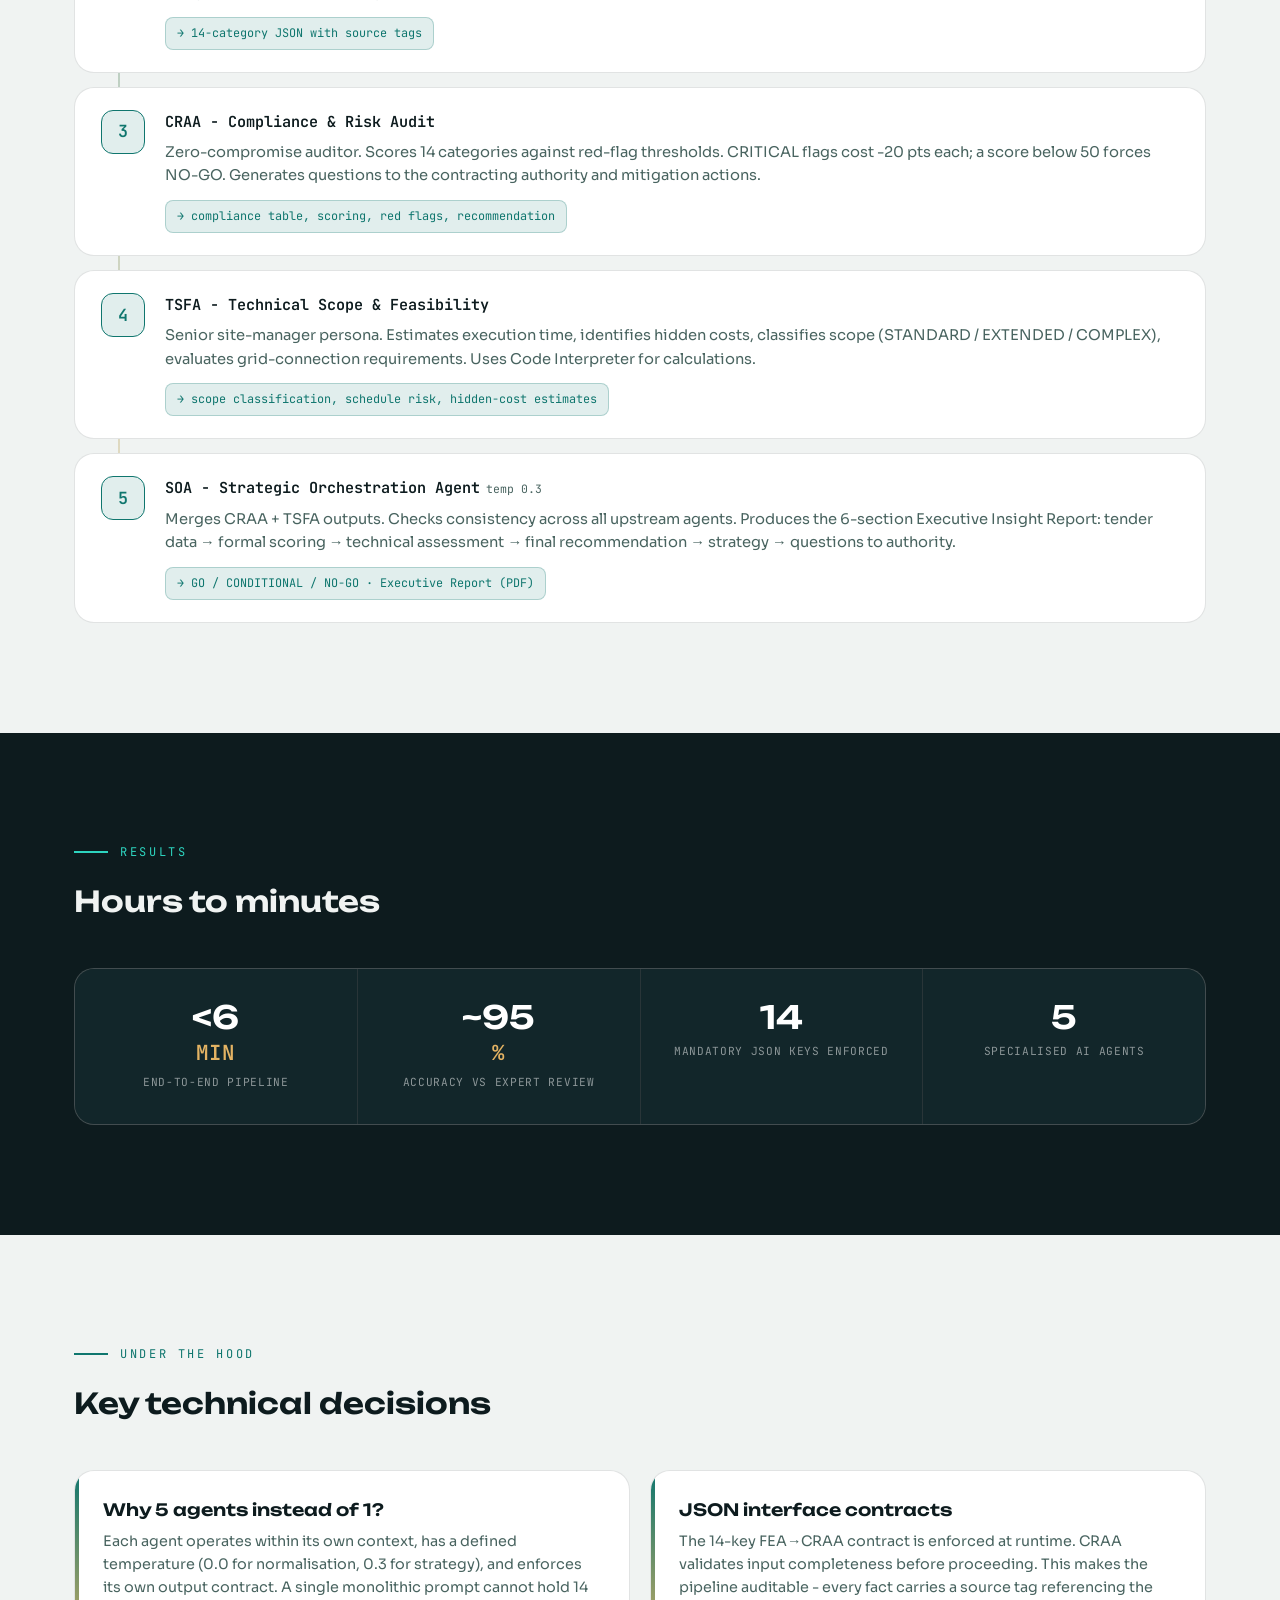
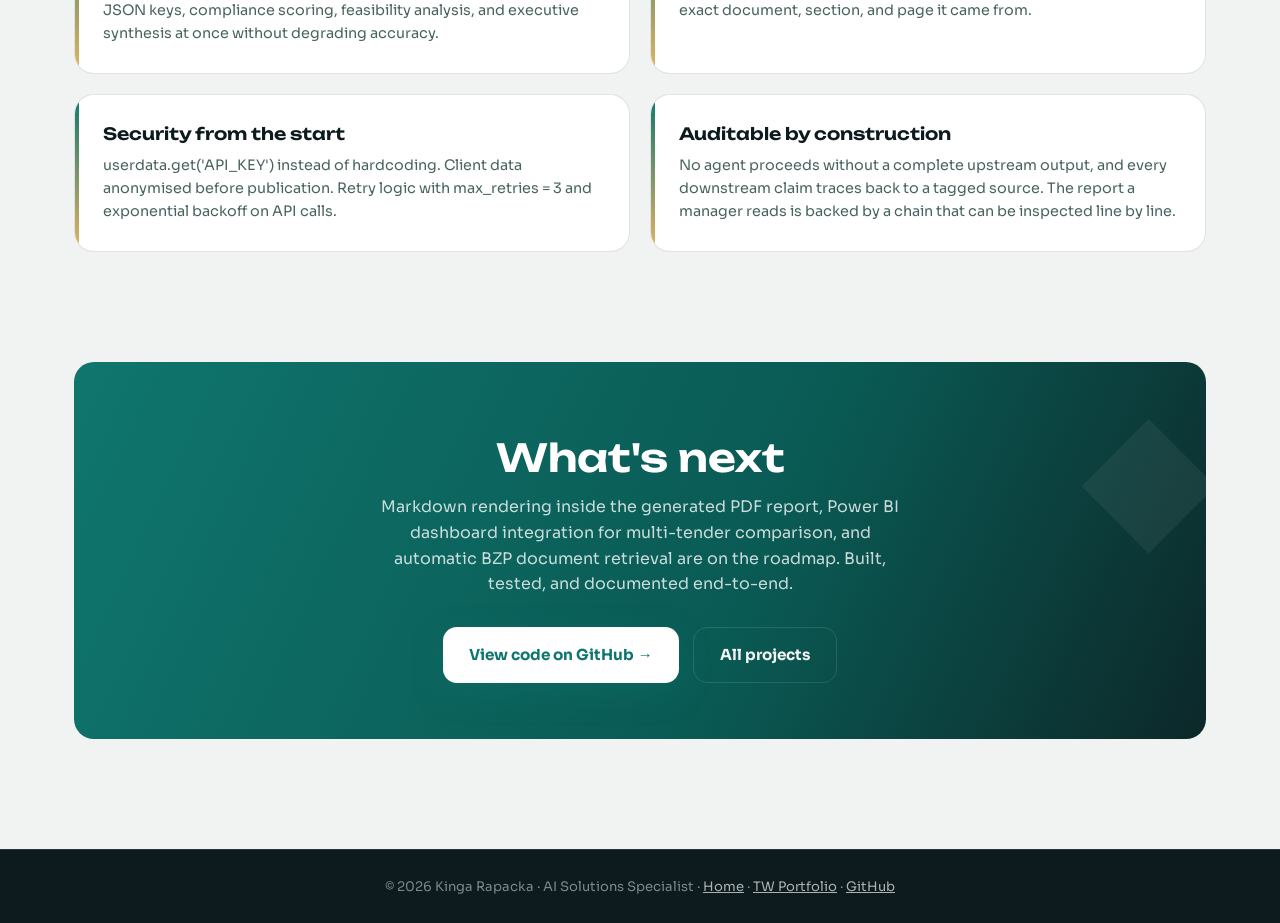
<file: projects/3dsmart.html>
<!DOCTYPE html>
<html lang="en">
<head>
<meta charset="UTF-8">
<meta name="viewport" content="width=device-width, initial-scale=1.0">
<title>3DSmart AI Orchestrator - Kinga Rapacka</title>
<meta name="description" content="3DSmart - a 5-agent orchestration system that automates renewable-energy tender analysis, delivering a GO / CONDITIONAL / NO-GO report in under 6 minutes. By Kinga Rapacka.">
<link rel="icon" href="../favicon.svg" type="image/svg+xml">
<meta property="og:type" content="website">
<meta property="og:site_name" content="Kinga Rapacka - AI Solutions Specialist">
<meta property="og:title" content="3DSmart AI Orchestrator - Kinga Rapacka">
<meta property="og:description" content="A 5-agent orchestration system that automates renewable-energy tender analysis, delivering a GO / CONDITIONAL / NO-GO report in under 6 minutes.">
<meta property="og:url" content="https://kinrap.github.io/AI_Portfolio/projects/3dsmart.html">
<meta property="og:image" content="https://kinrap.github.io/AI_Portfolio/assets/og-image.png">
<meta property="og:image:width" content="1200">
<meta property="og:image:height" content="630">
<meta name="twitter:card" content="summary_large_image">
<meta name="twitter:title" content="3DSmart AI Orchestrator - Kinga Rapacka">
<meta name="twitter:description" content="A 5-agent orchestration system that automates renewable-energy tender analysis, delivering a GO / CONDITIONAL / NO-GO report in under 6 minutes.">
<meta name="twitter:image" content="https://kinrap.github.io/AI_Portfolio/assets/og-image.png">
<link rel="preconnect" href="https://fonts.googleapis.com">
<link rel="preconnect" href="https://fonts.gstatic.com" crossorigin>
<link href="https://fonts.googleapis.com/css2?family=Unbounded:wght@400;600;800&family=Sora:wght@300;400;600;700&family=JetBrains+Mono:wght@400;600&display=swap" rel="stylesheet">
<link rel="stylesheet" href="../styles.css">
</head>
<body>
<nav id="nav">
  <div class="nav-inner">
    <a class="logo" href="../index.html">KINGA<em>◆</em>RAPACKA</a>
    <button class="burger" id="burger" aria-label="Menu" aria-expanded="false"><span></span><span></span><span></span></button>
    <ul class="nav-links" id="navLinks">
      <li><a href="../index.html#systems">Systems</a></li>
      <li><a href="../index.html#projects">Projects</a></li>
      <li><a href="../index.html#skills">Skills</a></li>
      <li><a href="../index.html#certs">Credentials</a></li>
      <li><a href="../about.html">About</a></li>
      <li><a class="nav-cta" href="../index.html#contact">Let's talk</a></li>
    </ul>
  </div>
</nav>

<header class="proj-hero">
  <div class="wrap">
    <a class="back-link" href="../index.html#projects">← All projects</a>
    <span class="proj-eyebrow">AI System · Python · 2025-present</span>
    <h1>3DSmart AI Orchestrator</h1>
    <p class="proj-sub">A 5-agent orchestration system that automates tender analysis in the renewable-energy sector. Cuts analysis time from hours to under 6 minutes, and delivers a GO / CONDITIONAL / NO-GO executive recommendation.</p>
    <div class="proj-hero-tags">
      <span class="tag">Python</span><span class="tag">Gemini 2.5 Pro</span><span class="tag">Multi-agent architecture</span><span class="tag">JSON interface contracts</span><span class="tag">Google Colab</span><span class="tag">ipywidgets</span>
    </div>
    <a class="btn btn-primary" href="https://github.com/KinRap/3DSmart">View on GitHub →</a>
  </div>
</header>

<section class="section">
  <div class="wrap">
    <span class="eyebrow rv">The problem</span>
    <h3 class="block rv rv-d1" style="margin-top:16px">Tender analysis is slow, expensive, and error-prone</h3>
    <div class="prose rv rv-d2" style="margin-top:18px">
      <p>A single procurement dossier in renewable energy can run to hundreds of pages: notices, contract drafts, technical specifications, bill of quantities, opening information. A human expert needs 3-8 hours per tender to check compliance, flag risks, and produce a recommendation. Miss a penalty clause or a conflicting deadline and the consequences are contractual.</p>
      <p>3DSmart needed this process automated - <b>structured, auditable, fast, and accurate enough for management to act on.</b></p>
    </div>
  </div>
</section>

<section class="section" style="padding-top:0">
  <div class="wrap">
    <span class="eyebrow rv">Architecture</span>
    <h3 class="block rv rv-d1" style="margin-top:16px">Five-agent pipeline</h3>
    <p class="block-sub rv rv-d2">Each agent has a single responsibility, a defined personality, operating rules, and a structured JSON output that becomes the next agent's input. The inter-agent contracts are enforced at runtime - no agent proceeds without a complete upstream output.</p>
    <div class="agent-flow">
      <article class="agent-step rv"><div class="agent-num">1</div><div><h4>DNPA - Data Normalisation &amp; Preparation<span class="temp">temp 0.0</span></h4><p>Converts raw PDF/DOCX tender documents into structured, unambiguous JSON. Identifies conflicts, marks missing data, standardises formats. Precision only, no interpretation.</p><span class="agent-out">→ normalised JSON + conflict log</span></div></article>
      <article class="agent-step rv"><div class="agent-num">2</div><div><h4>FEA - Fact Extraction Agent</h4><p>Extracts 14 mandatory fact categories - submission deadlines, penalties, warranties, insurance requirements, evaluation criteria and more. Every fact carries a source tag. More than 4 NO_DATA and the pipeline halts with INPUT_INCOMPLETE.</p><span class="agent-out">→ 14-category JSON with source tags</span></div></article>
      <article class="agent-step rv"><div class="agent-num">3</div><div><h4>CRAA - Compliance &amp; Risk Audit</h4><p>Zero-compromise auditor. Scores 14 categories against red-flag thresholds. CRITICAL flags cost -20 pts each; a score below 50 forces NO-GO. Generates questions to the contracting authority and mitigation actions.</p><span class="agent-out">→ compliance table, scoring, red flags, recommendation</span></div></article>
      <article class="agent-step rv"><div class="agent-num">4</div><div><h4>TSFA - Technical Scope &amp; Feasibility</h4><p>Senior site-manager persona. Estimates execution time, identifies hidden costs, classifies scope (STANDARD / EXTENDED / COMPLEX), evaluates grid-connection requirements. Uses Code Interpreter for calculations.</p><span class="agent-out">→ scope classification, schedule risk, hidden-cost estimates</span></div></article>
      <article class="agent-step rv"><div class="agent-num">5</div><div><h4>SOA - Strategic Orchestration Agent<span class="temp">temp 0.3</span></h4><p>Merges CRAA + TSFA outputs. Checks consistency across all upstream agents. Produces the 6-section Executive Insight Report: tender data → formal scoring → technical assessment → final recommendation → strategy → questions to authority.</p><span class="agent-out">→ GO / CONDITIONAL / NO-GO · Executive Report (PDF)</span></div></article>
    </div>
  </div>
</section>

<section class="section metrics">
  <div class="wrap">
    <span class="eyebrow rv">Results</span>
    <h3 class="block rv rv-d1" style="margin-top:16px">Hours to minutes</h3>
    <div class="metric-grid rv rv-d1">
      <div class="metric"><b>&lt;6<span class="u"> min</span></b><span>end-to-end pipeline</span></div>
      <div class="metric"><b>~95<span class="u">%</span></b><span>accuracy vs expert review</span></div>
      <div class="metric"><b>14</b><span>mandatory JSON keys enforced</span></div>
      <div class="metric"><b>5</b><span>specialised AI agents</span></div>
    </div>
  </div>
</section>

<section class="section">
  <div class="wrap">
    <span class="eyebrow rv">Under the hood</span>
    <h3 class="block rv rv-d1" style="margin-top:16px">Key technical decisions</h3>
    <div class="decisions">
      <article class="decision rv"><h4>Why 5 agents instead of 1?</h4><p>Each agent operates within its own context, has a defined temperature (0.0 for normalisation, 0.3 for strategy), and enforces its own output contract. A single monolithic prompt cannot hold 14 JSON keys, compliance scoring, feasibility analysis, and executive synthesis at once without degrading accuracy.</p></article>
      <article class="decision rv rv-d1"><h4>JSON interface contracts</h4><p>The 14-key FEA→CRAA contract is enforced at runtime. CRAA validates input completeness before proceeding. This makes the pipeline auditable - every fact carries a source tag referencing the exact document, section, and page it came from.</p></article>
      <article class="decision rv"><h4>Security from the start</h4><p>userdata.get('API_KEY') instead of hardcoding. Client data anonymised before publication. Retry logic with max_retries = 3 and exponential backoff on API calls.</p></article>
      <article class="decision rv rv-d1"><h4>Auditable by construction</h4><p>No agent proceeds without a complete upstream output, and every downstream claim traces back to a tagged source. The report a manager reads is backed by a chain that can be inspected line by line.</p></article>
    </div>
  </div>
</section>

<section class="section" style="padding-top:0">
  <div class="wrap">
    <div class="cta rv">
      <h2>What's next</h2>
      <p>Markdown rendering inside the generated PDF report, Power BI dashboard integration for multi-tender comparison, and automatic BZP document retrieval are on the roadmap. Built, tested, and documented end-to-end.</p>
      <div class="cta-row">
        <a class="btn btn-primary" href="https://github.com/KinRap/3DSmart">View code on GitHub →</a>
        <a class="btn btn-ghost" href="../index.html#projects">All projects</a>
      </div>
    </div>
  </div>
</section>

<footer>
  <div class="wrap">© 2026 Kinga Rapacka · AI Solutions Specialist · <a href="../index.html">Home</a> · <a href="https://kinrap.github.io/TW_Portfolio/">TW Portfolio</a> · <a href="https://github.com/KinRap">GitHub</a></div>
</footer>

<script src="../projects.js"></script>
</body>
</html>
</file>
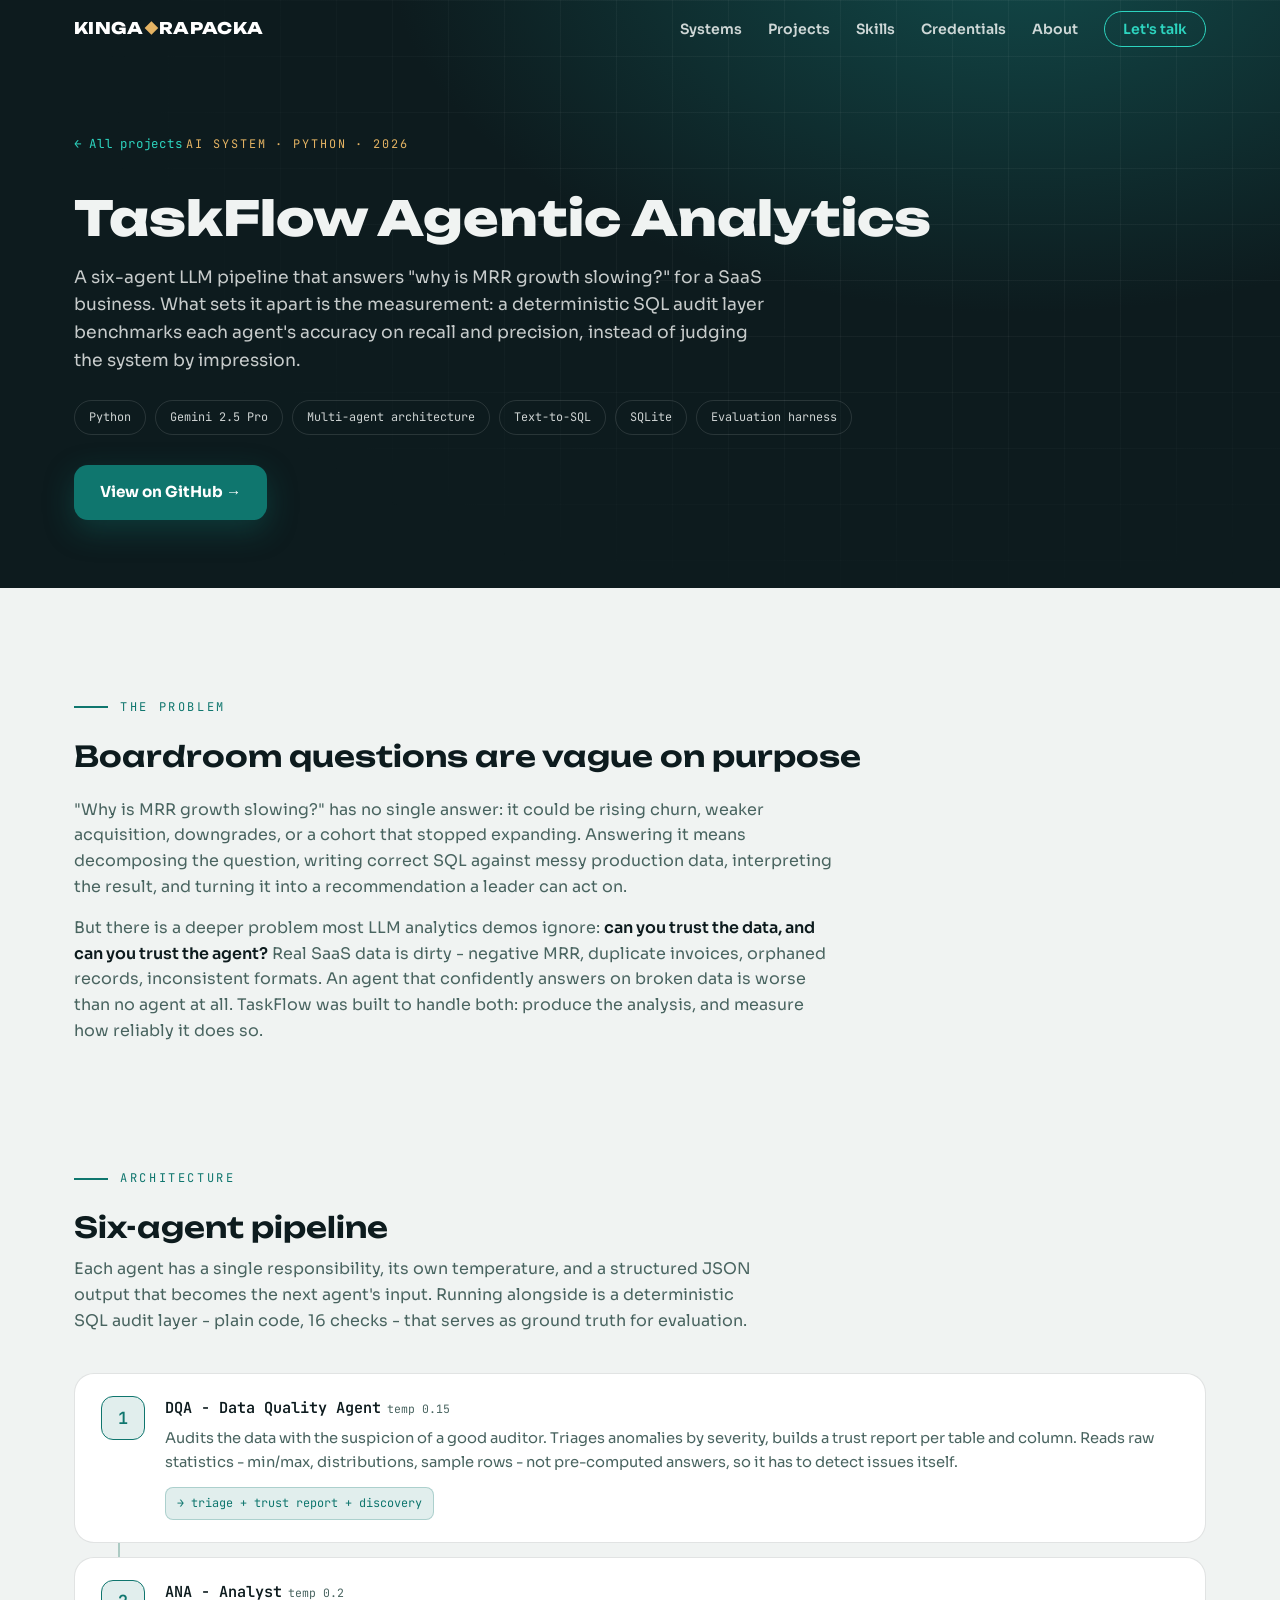
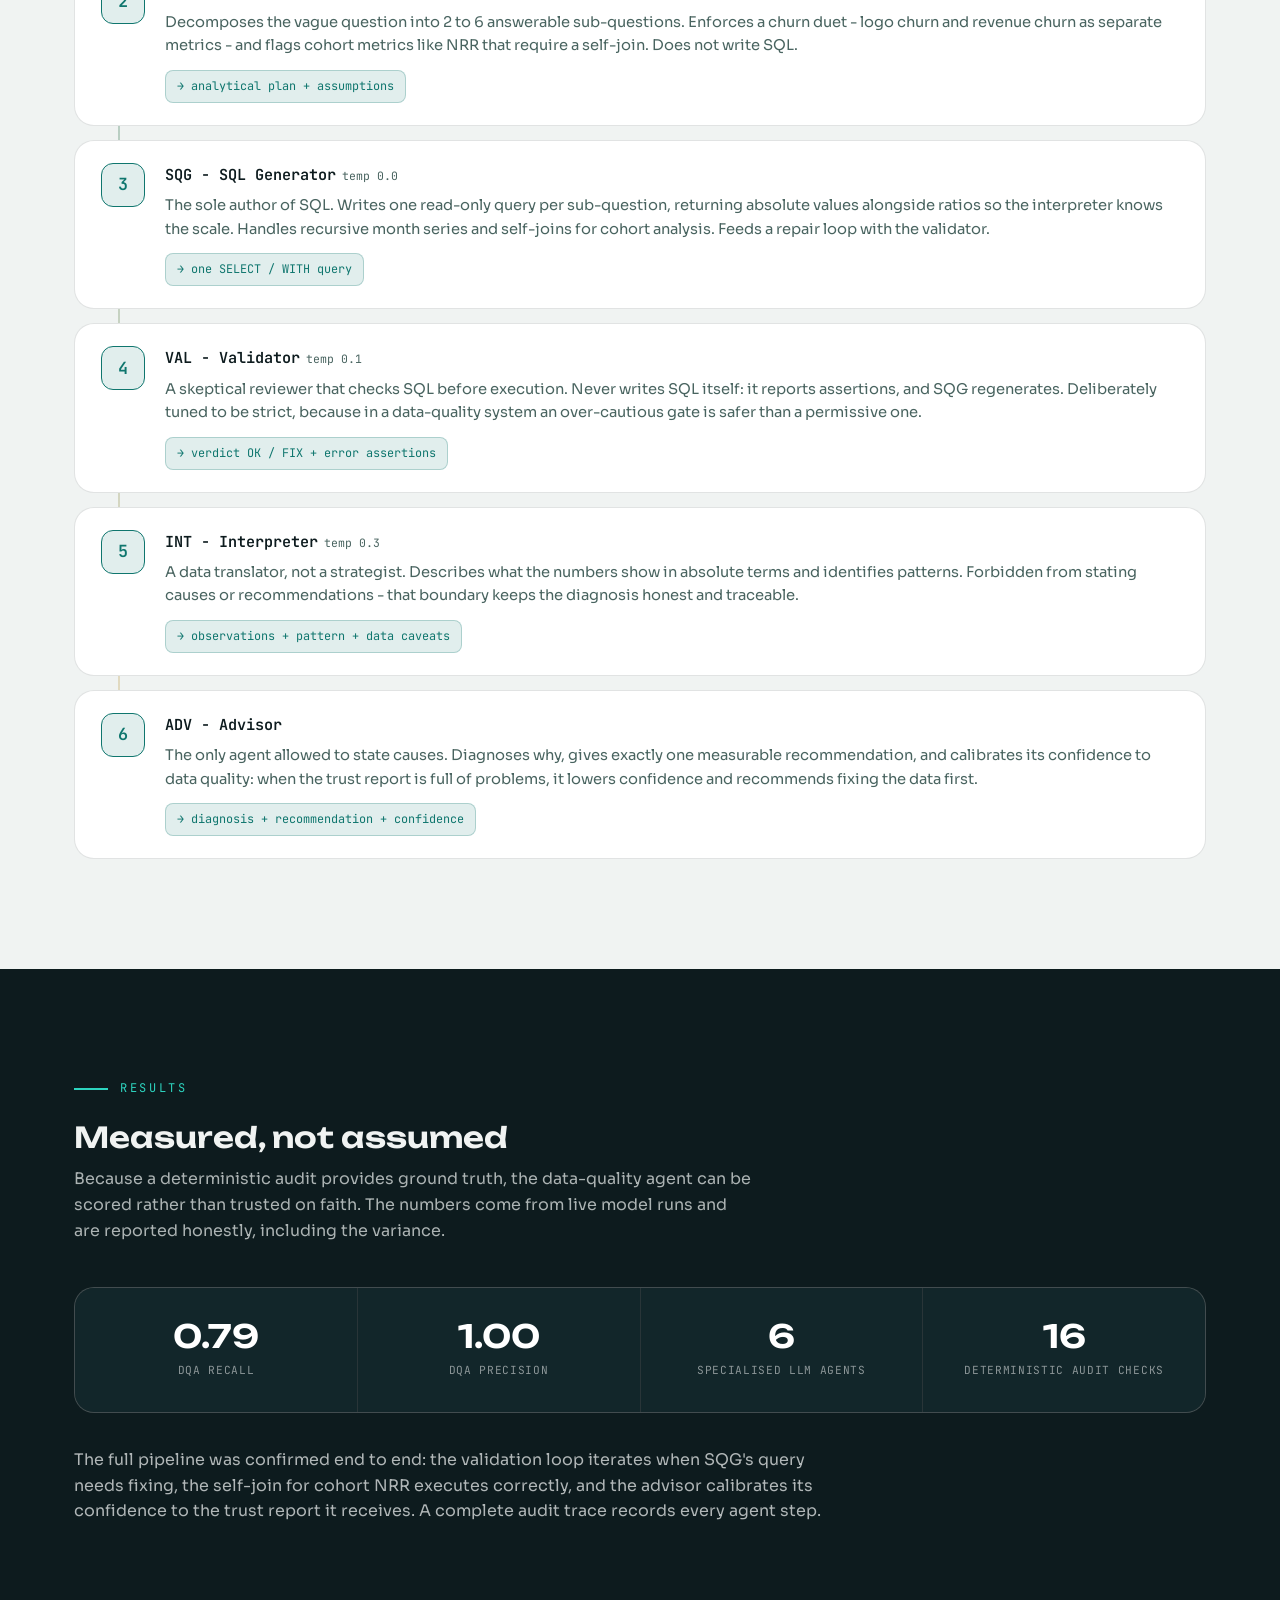
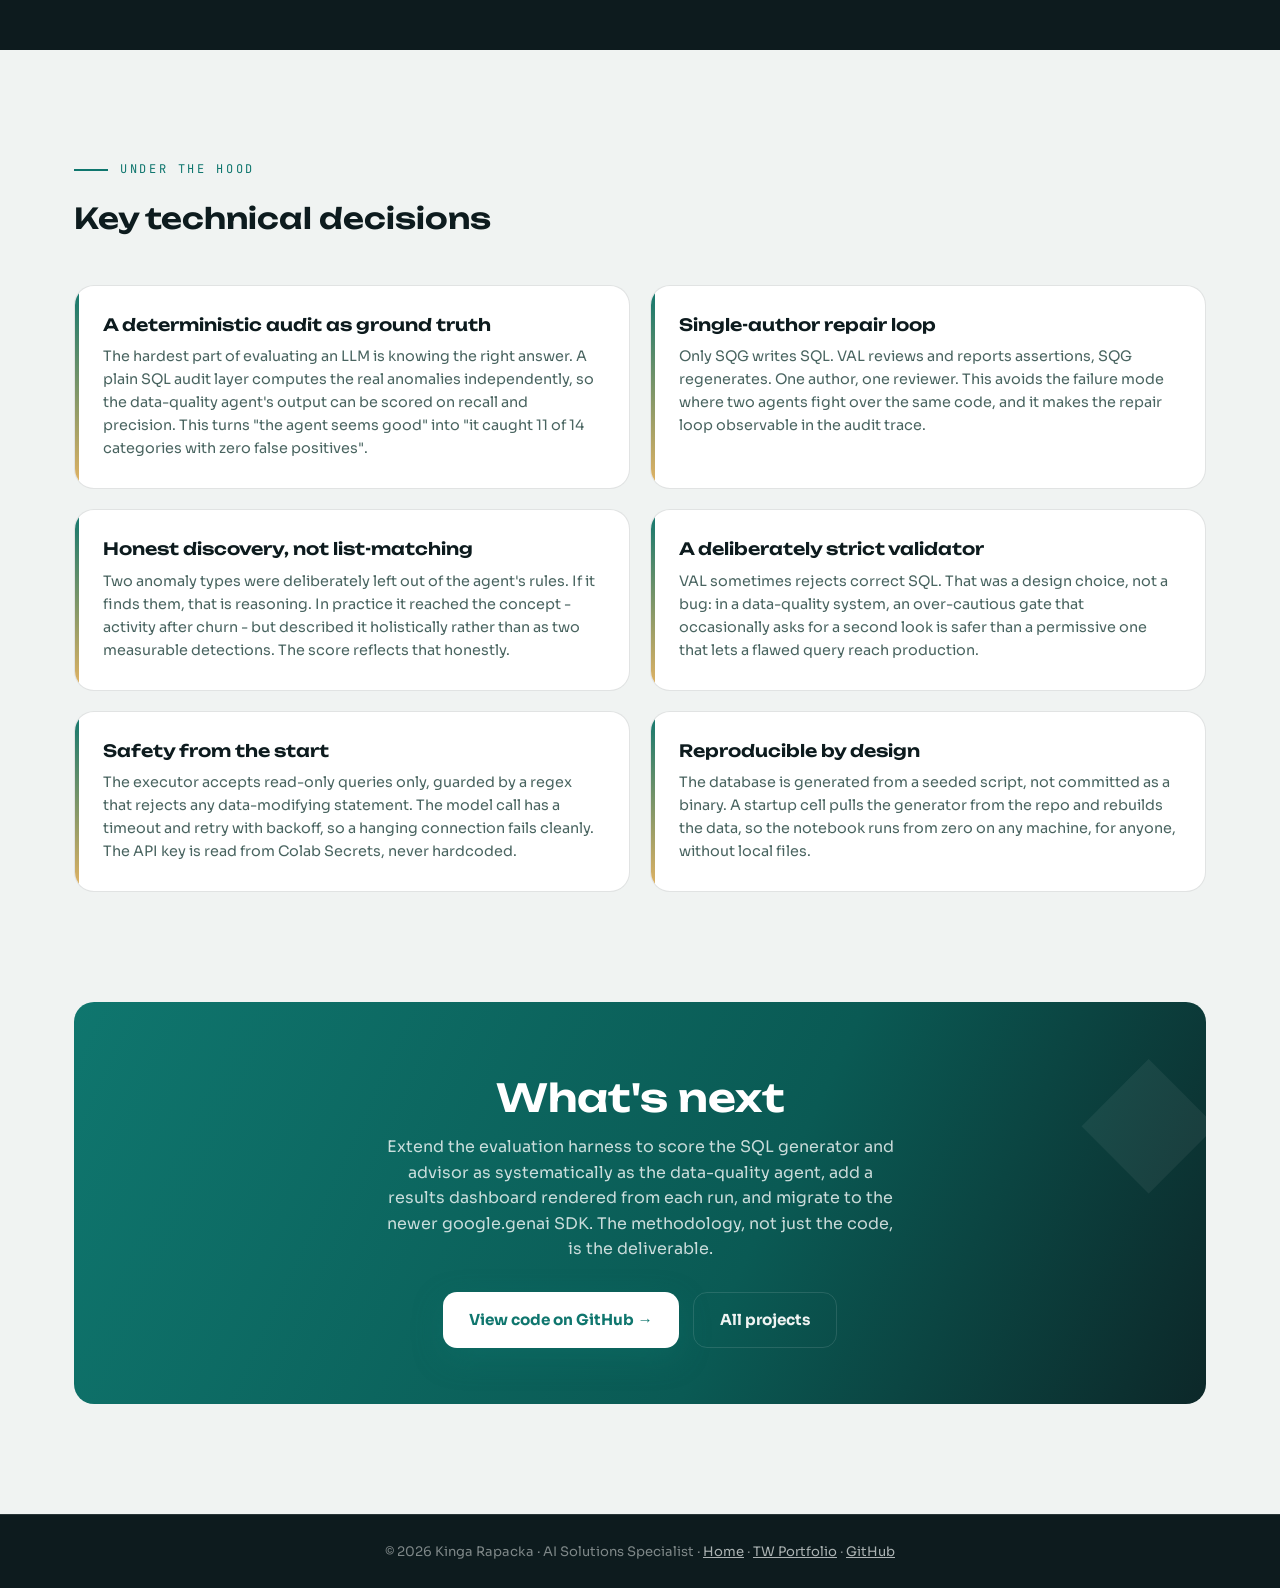
<file: projects/taskflow.html>
<!DOCTYPE html>
<html lang="en">
<head>
<meta charset="UTF-8">
<meta name="viewport" content="width=device-width, initial-scale=1.0">
<title>TaskFlow Agentic Analytics - Kinga Rapacka</title>
<meta name="description" content="TaskFlow - a six-agent LLM analytics pipeline with a deterministic SQL audit layer that scores each agent on recall and precision. By Kinga Rapacka.">
<link rel="icon" href="../favicon.svg" type="image/svg+xml">
<meta property="og:type" content="website">
<meta property="og:site_name" content="Kinga Rapacka - AI Solutions Specialist">
<meta property="og:title" content="TaskFlow Agentic Analytics - Kinga Rapacka">
<meta property="og:description" content="A six-agent LLM analytics pipeline with a deterministic SQL audit layer that scores each agent on recall and precision.">
<meta property="og:url" content="https://kinrap.github.io/AI_Portfolio/projects/taskflow.html">
<meta property="og:image" content="https://kinrap.github.io/AI_Portfolio/assets/og-image.png">
<meta property="og:image:width" content="1200">
<meta property="og:image:height" content="630">
<meta name="twitter:card" content="summary_large_image">
<meta name="twitter:title" content="TaskFlow Agentic Analytics - Kinga Rapacka">
<meta name="twitter:description" content="A six-agent LLM analytics pipeline with a deterministic SQL audit layer that scores each agent on recall and precision.">
<meta name="twitter:image" content="https://kinrap.github.io/AI_Portfolio/assets/og-image.png">
<link rel="preconnect" href="https://fonts.googleapis.com">
<link rel="preconnect" href="https://fonts.gstatic.com" crossorigin>
<link href="https://fonts.googleapis.com/css2?family=Unbounded:wght@400;600;800&family=Sora:wght@300;400;600;700&family=JetBrains+Mono:wght@400;600&display=swap" rel="stylesheet">
<link rel="stylesheet" href="../styles.css">
</head>
<body>
<nav id="nav">
  <div class="nav-inner">
    <a class="logo" href="../index.html">KINGA<em>◆</em>RAPACKA</a>
    <button class="burger" id="burger" aria-label="Menu" aria-expanded="false"><span></span><span></span><span></span></button>
    <ul class="nav-links" id="navLinks">
      <li><a href="../index.html#systems">Systems</a></li>
      <li><a href="../index.html#projects">Projects</a></li>
      <li><a href="../index.html#skills">Skills</a></li>
      <li><a href="../index.html#certs">Credentials</a></li>
      <li><a href="../about.html">About</a></li>
      <li><a class="nav-cta" href="../index.html#contact">Let's talk</a></li>
    </ul>
  </div>
</nav>

<header class="proj-hero">
  <div class="wrap">
    <a class="back-link" href="../index.html#projects">← All projects</a>
    <span class="proj-eyebrow">AI System · Python · 2026</span>
    <h1>TaskFlow Agentic Analytics</h1>
    <p class="proj-sub">A six-agent LLM pipeline that answers "why is MRR growth slowing?" for a SaaS business. What sets it apart is the measurement: a deterministic SQL audit layer benchmarks each agent's accuracy on recall and precision, instead of judging the system by impression.</p>
    <div class="proj-hero-tags">
      <span class="tag">Python</span><span class="tag">Gemini 2.5 Pro</span><span class="tag">Multi-agent architecture</span><span class="tag">Text-to-SQL</span><span class="tag">SQLite</span><span class="tag">Evaluation harness</span>
    </div>
    <a class="btn btn-primary" href="https://github.com/KinRap/taskflow-analytics-poc">View on GitHub →</a>
  </div>
</header>

<section class="section">
  <div class="wrap">
    <span class="eyebrow rv">The problem</span>
    <h3 class="block rv rv-d1" style="margin-top:16px">Boardroom questions are vague on purpose</h3>
    <div class="prose rv rv-d2" style="margin-top:18px">
      <p>"Why is MRR growth slowing?" has no single answer: it could be rising churn, weaker acquisition, downgrades, or a cohort that stopped expanding. Answering it means decomposing the question, writing correct SQL against messy production data, interpreting the result, and turning it into a recommendation a leader can act on.</p>
      <p>But there is a deeper problem most LLM analytics demos ignore: <b>can you trust the data, and can you trust the agent?</b> Real SaaS data is dirty - negative MRR, duplicate invoices, orphaned records, inconsistent formats. An agent that confidently answers on broken data is worse than no agent at all. TaskFlow was built to handle both: produce the analysis, and measure how reliably it does so.</p>
    </div>
  </div>
</section>

<section class="section" style="padding-top:0">
  <div class="wrap">
    <span class="eyebrow rv">Architecture</span>
    <h3 class="block rv rv-d1" style="margin-top:16px">Six-agent pipeline</h3>
    <p class="block-sub rv rv-d2">Each agent has a single responsibility, its own temperature, and a structured JSON output that becomes the next agent's input. Running alongside is a deterministic SQL audit layer - plain code, 16 checks - that serves as ground truth for evaluation.</p>
    <div class="agent-flow">
      <article class="agent-step rv"><div class="agent-num">1</div><div><h4>DQA - Data Quality Agent<span class="temp">temp 0.15</span></h4><p>Audits the data with the suspicion of a good auditor. Triages anomalies by severity, builds a trust report per table and column. Reads raw statistics - min/max, distributions, sample rows - not pre-computed answers, so it has to detect issues itself.</p><span class="agent-out">→ triage + trust report + discovery</span></div></article>
      <article class="agent-step rv"><div class="agent-num">2</div><div><h4>ANA - Analyst<span class="temp">temp 0.2</span></h4><p>Decomposes the vague question into 2 to 6 answerable sub-questions. Enforces a churn duet - logo churn and revenue churn as separate metrics - and flags cohort metrics like NRR that require a self-join. Does not write SQL.</p><span class="agent-out">→ analytical plan + assumptions</span></div></article>
      <article class="agent-step rv"><div class="agent-num">3</div><div><h4>SQG - SQL Generator<span class="temp">temp 0.0</span></h4><p>The sole author of SQL. Writes one read-only query per sub-question, returning absolute values alongside ratios so the interpreter knows the scale. Handles recursive month series and self-joins for cohort analysis. Feeds a repair loop with the validator.</p><span class="agent-out">→ one SELECT / WITH query</span></div></article>
      <article class="agent-step rv"><div class="agent-num">4</div><div><h4>VAL - Validator<span class="temp">temp 0.1</span></h4><p>A skeptical reviewer that checks SQL before execution. Never writes SQL itself: it reports assertions, and SQG regenerates. Deliberately tuned to be strict, because in a data-quality system an over-cautious gate is safer than a permissive one.</p><span class="agent-out">→ verdict OK / FIX + error assertions</span></div></article>
      <article class="agent-step rv"><div class="agent-num">5</div><div><h4>INT - Interpreter<span class="temp">temp 0.3</span></h4><p>A data translator, not a strategist. Describes what the numbers show in absolute terms and identifies patterns. Forbidden from stating causes or recommendations - that boundary keeps the diagnosis honest and traceable.</p><span class="agent-out">→ observations + pattern + data caveats</span></div></article>
      <article class="agent-step rv"><div class="agent-num">6</div><div><h4>ADV - Advisor</h4><p>The only agent allowed to state causes. Diagnoses why, gives exactly one measurable recommendation, and calibrates its confidence to data quality: when the trust report is full of problems, it lowers confidence and recommends fixing the data first.</p><span class="agent-out">→ diagnosis + recommendation + confidence</span></div></article>
    </div>
  </div>
</section>

<section class="section metrics">
  <div class="wrap">
    <span class="eyebrow rv">Results</span>
    <h3 class="block rv rv-d1" style="margin-top:16px">Measured, not assumed</h3>
    <p class="block-sub rv rv-d2">Because a deterministic audit provides ground truth, the data-quality agent can be scored rather than trusted on faith. The numbers come from live model runs and are reported honestly, including the variance.</p>
    <div class="metric-grid rv">
      <div class="metric"><b>0.79</b><span>DQA recall</span></div>
      <div class="metric"><b>1.00</b><span>DQA precision</span></div>
      <div class="metric"><b>6</b><span>specialised LLM agents</span></div>
      <div class="metric"><b>16</b><span>deterministic audit checks</span></div>
    </div>
    <div class="prose rv" style="margin-top:34px;color:rgba(240,243,242,.72)">
      <p style="color:rgba(240,243,242,.72)">The full pipeline was confirmed end to end: the validation loop iterates when SQG's query needs fixing, the self-join for cohort NRR executes correctly, and the advisor calibrates its confidence to the trust report it receives. A complete audit trace records every agent step.</p>
    </div>
  </div>
</section>

<section class="section">
  <div class="wrap">
    <span class="eyebrow rv">Under the hood</span>
    <h3 class="block rv rv-d1" style="margin-top:16px">Key technical decisions</h3>
    <div class="decisions">
      <article class="decision rv"><h4>A deterministic audit as ground truth</h4><p>The hardest part of evaluating an LLM is knowing the right answer. A plain SQL audit layer computes the real anomalies independently, so the data-quality agent's output can be scored on recall and precision. This turns "the agent seems good" into "it caught 11 of 14 categories with zero false positives".</p></article>
      <article class="decision rv rv-d1"><h4>Single-author repair loop</h4><p>Only SQG writes SQL. VAL reviews and reports assertions, SQG regenerates. One author, one reviewer. This avoids the failure mode where two agents fight over the same code, and it makes the repair loop observable in the audit trace.</p></article>
      <article class="decision rv"><h4>Honest discovery, not list-matching</h4><p>Two anomaly types were deliberately left out of the agent's rules. If it finds them, that is reasoning. In practice it reached the concept - activity after churn - but described it holistically rather than as two measurable detections. The score reflects that honestly.</p></article>
      <article class="decision rv rv-d1"><h4>A deliberately strict validator</h4><p>VAL sometimes rejects correct SQL. That was a design choice, not a bug: in a data-quality system, an over-cautious gate that occasionally asks for a second look is safer than a permissive one that lets a flawed query reach production.</p></article>
      <article class="decision rv"><h4>Safety from the start</h4><p>The executor accepts read-only queries only, guarded by a regex that rejects any data-modifying statement. The model call has a timeout and retry with backoff, so a hanging connection fails cleanly. The API key is read from Colab Secrets, never hardcoded.</p></article>
      <article class="decision rv rv-d1"><h4>Reproducible by design</h4><p>The database is generated from a seeded script, not committed as a binary. A startup cell pulls the generator from the repo and rebuilds the data, so the notebook runs from zero on any machine, for anyone, without local files.</p></article>
    </div>
  </div>
</section>

<section class="section" style="padding-top:0">
  <div class="wrap">
    <div class="cta rv">
      <h2>What's next</h2>
      <p>Extend the evaluation harness to score the SQL generator and advisor as systematically as the data-quality agent, add a results dashboard rendered from each run, and migrate to the newer google.genai SDK. The methodology, not just the code, is the deliverable.</p>
      <div class="cta-row">
        <a class="btn btn-primary" href="https://github.com/KinRap/taskflow-analytics-poc">View code on GitHub →</a>
        <a class="btn btn-ghost" href="../index.html#projects">All projects</a>
      </div>
    </div>
  </div>
</section>

<footer>
  <div class="wrap">© 2026 Kinga Rapacka · AI Solutions Specialist · <a href="../index.html">Home</a> · <a href="https://kinrap.github.io/TW_Portfolio/">TW Portfolio</a> · <a href="https://github.com/KinRap">GitHub</a></div>
</footer>

<script src="../projects.js"></script>
</body>
</html>
</file>
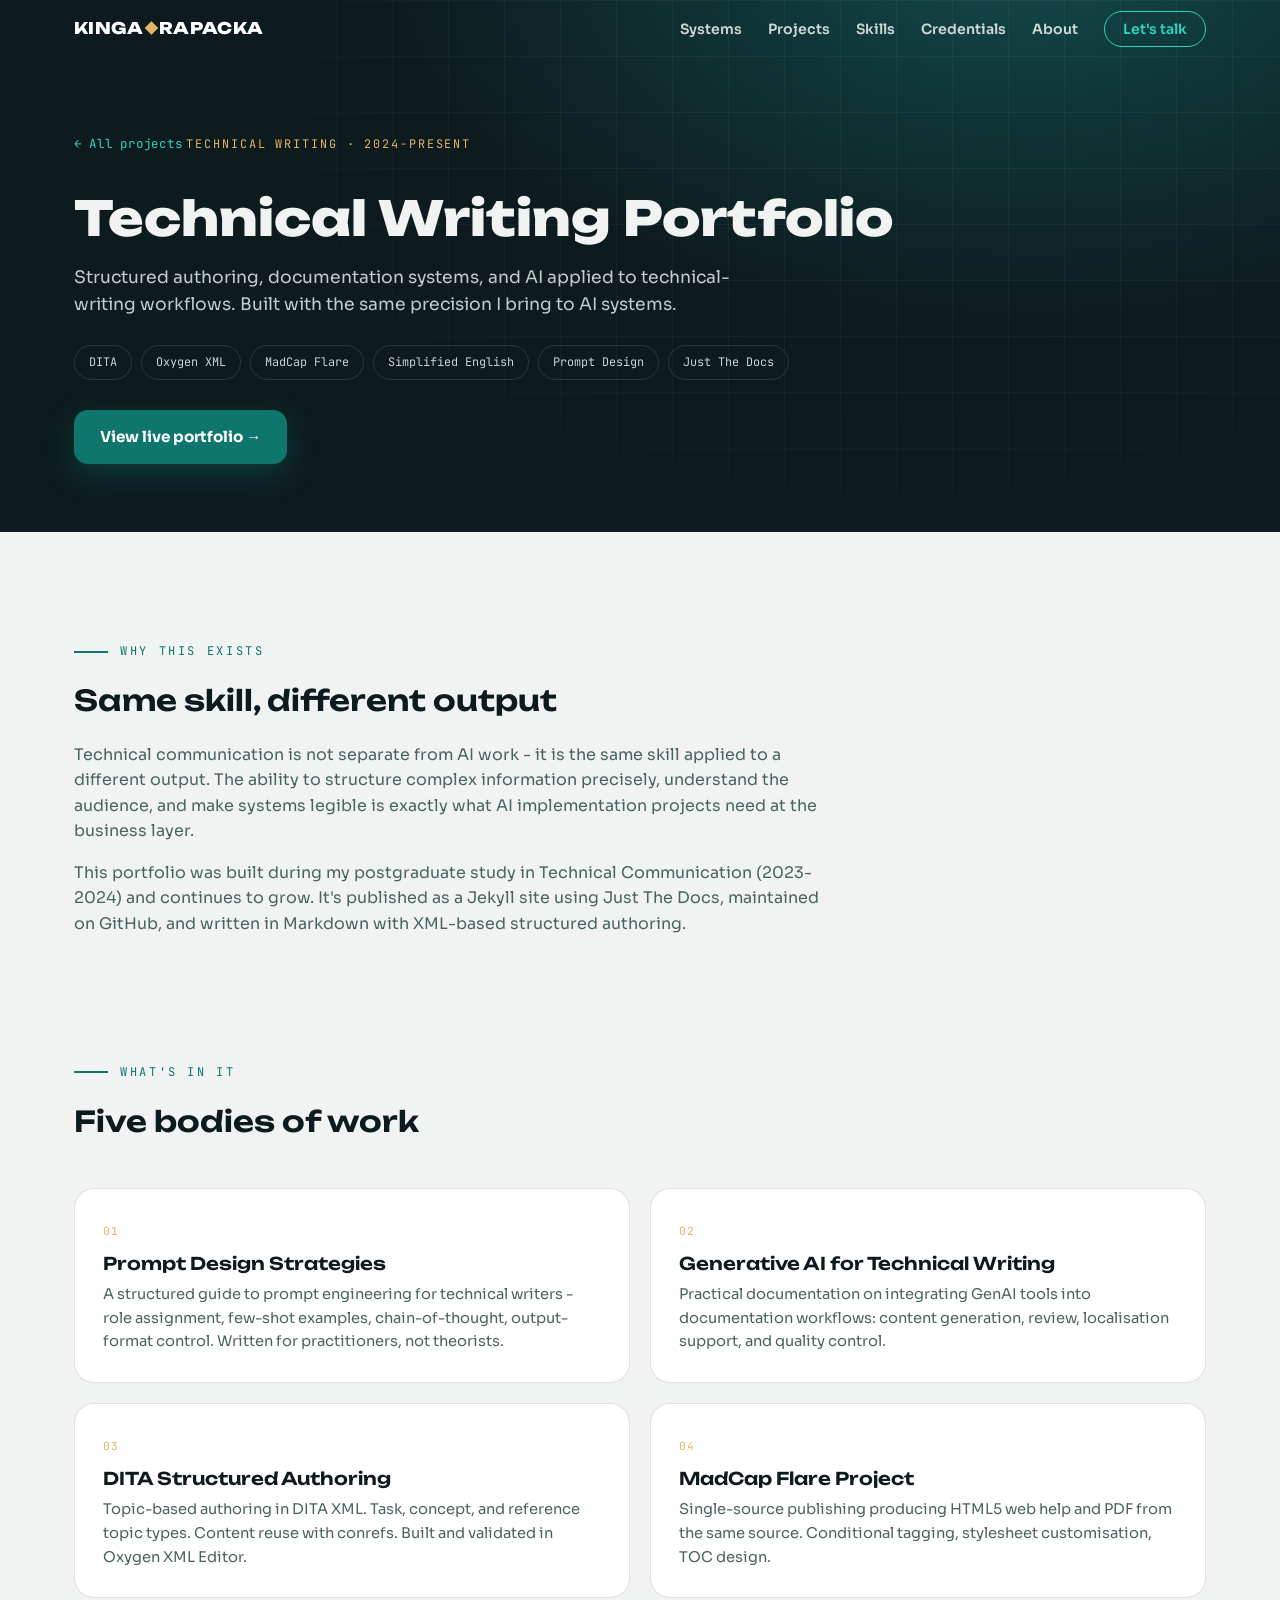
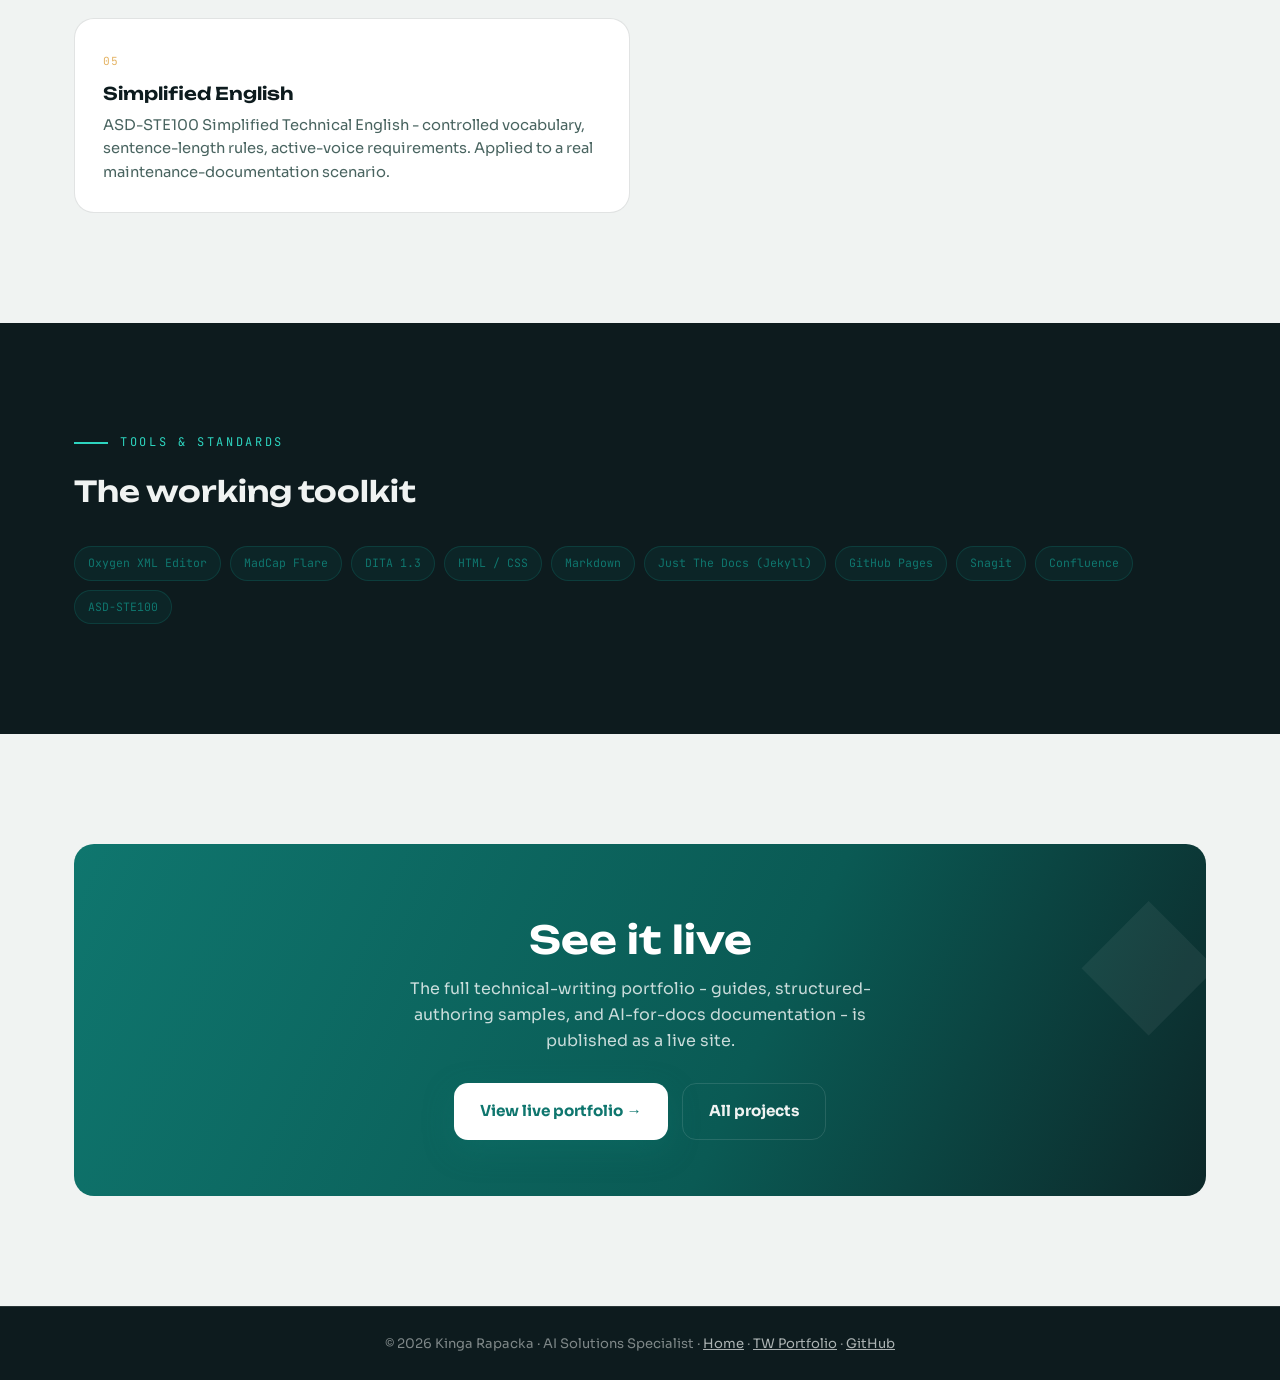
<file: projects/tech-writing.html>
<!DOCTYPE html>
<html lang="en">
<head>
<meta charset="UTF-8">
<meta name="viewport" content="width=device-width, initial-scale=1.0">
<title>Technical Writing Portfolio - Kinga Rapacka</title>
<meta name="description" content="Technical writing portfolio - structured authoring in DITA, MadCap Flare, Simplified English, and AI applied to documentation workflows. By Kinga Rapacka.">
<link rel="icon" href="../favicon.svg" type="image/svg+xml">
<meta property="og:type" content="website">
<meta property="og:site_name" content="Kinga Rapacka - AI Solutions Specialist">
<meta property="og:title" content="Technical Writing Portfolio - Kinga Rapacka">
<meta property="og:description" content="Structured authoring in DITA, MadCap Flare, Simplified English, and AI applied to documentation workflows.">
<meta property="og:url" content="https://kinrap.github.io/AI_Portfolio/projects/tech-writing.html">
<meta property="og:image" content="https://kinrap.github.io/AI_Portfolio/assets/og-image.png">
<meta property="og:image:width" content="1200">
<meta property="og:image:height" content="630">
<meta name="twitter:card" content="summary_large_image">
<meta name="twitter:title" content="Technical Writing Portfolio - Kinga Rapacka">
<meta name="twitter:description" content="Structured authoring in DITA, MadCap Flare, Simplified English, and AI applied to documentation workflows.">
<meta name="twitter:image" content="https://kinrap.github.io/AI_Portfolio/assets/og-image.png">
<link rel="preconnect" href="https://fonts.googleapis.com">
<link rel="preconnect" href="https://fonts.gstatic.com" crossorigin>
<link href="https://fonts.googleapis.com/css2?family=Unbounded:wght@400;600;800&family=Sora:wght@300;400;600;700&family=JetBrains+Mono:wght@400;600&display=swap" rel="stylesheet">
<link rel="stylesheet" href="../styles.css">
</head>
<body>
<nav id="nav">
  <div class="nav-inner">
    <a class="logo" href="../index.html">KINGA<em>◆</em>RAPACKA</a>
    <button class="burger" id="burger" aria-label="Menu" aria-expanded="false"><span></span><span></span><span></span></button>
    <ul class="nav-links" id="navLinks">
      <li><a href="../index.html#systems">Systems</a></li>
      <li><a href="../index.html#projects">Projects</a></li>
      <li><a href="../index.html#skills">Skills</a></li>
      <li><a href="../index.html#certs">Credentials</a></li>
      <li><a href="../about.html">About</a></li>
      <li><a class="nav-cta" href="../index.html#contact">Let's talk</a></li>
    </ul>
  </div>
</nav>

<header class="proj-hero">
  <div class="wrap">
    <a class="back-link" href="../index.html#projects">← All projects</a>
    <span class="proj-eyebrow">Technical Writing · 2024-present</span>
    <h1>Technical Writing Portfolio</h1>
    <p class="proj-sub">Structured authoring, documentation systems, and AI applied to technical-writing workflows. Built with the same precision I bring to AI systems.</p>
    <div class="proj-hero-tags">
      <span class="tag">DITA</span><span class="tag">Oxygen XML</span><span class="tag">MadCap Flare</span><span class="tag">Simplified English</span><span class="tag">Prompt Design</span><span class="tag">Just The Docs</span>
    </div>
    <a class="btn btn-primary" href="https://kinrap.github.io/TW_Portfolio/">View live portfolio →</a>
  </div>
</header>

<section class="section">
  <div class="wrap">
    <span class="eyebrow rv">Why this exists</span>
    <h3 class="block rv rv-d1" style="margin-top:16px">Same skill, different output</h3>
    <div class="prose rv rv-d2" style="margin-top:18px">
      <p>Technical communication is not separate from AI work - it is the same skill applied to a different output. The ability to structure complex information precisely, understand the audience, and make systems legible is exactly what AI implementation projects need at the business layer.</p>
      <p>This portfolio was built during my postgraduate study in Technical Communication (2023-2024) and continues to grow. It's published as a Jekyll site using Just The Docs, maintained on GitHub, and written in Markdown with XML-based structured authoring.</p>
    </div>
  </div>
</section>

<section class="section" style="padding-top:0">
  <div class="wrap">
    <span class="eyebrow rv">What's in it</span>
    <h3 class="block rv rv-d1" style="margin-top:16px">Five bodies of work</h3>
    <div class="feature-grid">
      <article class="feature rv"><span class="f-no">01</span><h4>Prompt Design Strategies</h4><p>A structured guide to prompt engineering for technical writers - role assignment, few-shot examples, chain-of-thought, output-format control. Written for practitioners, not theorists.</p></article>
      <article class="feature rv rv-d1"><span class="f-no">02</span><h4>Generative AI for Technical Writing</h4><p>Practical documentation on integrating GenAI tools into documentation workflows: content generation, review, localisation support, and quality control.</p></article>
      <article class="feature rv"><span class="f-no">03</span><h4>DITA Structured Authoring</h4><p>Topic-based authoring in DITA XML. Task, concept, and reference topic types. Content reuse with conrefs. Built and validated in Oxygen XML Editor.</p></article>
      <article class="feature rv rv-d1"><span class="f-no">04</span><h4>MadCap Flare Project</h4><p>Single-source publishing producing HTML5 web help and PDF from the same source. Conditional tagging, stylesheet customisation, TOC design.</p></article>
      <article class="feature rv"><span class="f-no">05</span><h4>Simplified English</h4><p>ASD-STE100 Simplified Technical English - controlled vocabulary, sentence-length rules, active-voice requirements. Applied to a real maintenance-documentation scenario.</p></article>
    </div>
  </div>
</section>

<section class="section metrics">
  <div class="wrap">
    <span class="eyebrow rv">Tools &amp; standards</span>
    <h3 class="block rv rv-d1" style="margin-top:16px">The working toolkit</h3>
    <div class="pill-row rv rv-d1" style="margin-top:32px">
      <span class="pill">Oxygen XML Editor</span><span class="pill">MadCap Flare</span><span class="pill">DITA 1.3</span><span class="pill">HTML / CSS</span><span class="pill">Markdown</span><span class="pill">Just The Docs (Jekyll)</span><span class="pill">GitHub Pages</span><span class="pill">Snagit</span><span class="pill">Confluence</span><span class="pill">ASD-STE100</span>
    </div>
  </div>
</section>

<section class="section">
  <div class="wrap">
    <div class="cta rv">
      <h2>See it live</h2>
      <p>The full technical-writing portfolio - guides, structured-authoring samples, and AI-for-docs documentation - is published as a live site.</p>
      <div class="cta-row">
        <a class="btn btn-primary" href="https://kinrap.github.io/TW_Portfolio/">View live portfolio →</a>
        <a class="btn btn-ghost" href="../index.html#projects">All projects</a>
      </div>
    </div>
  </div>
</section>

<footer>
  <div class="wrap">© 2026 Kinga Rapacka · AI Solutions Specialist · <a href="../index.html">Home</a> · <a href="https://kinrap.github.io/TW_Portfolio/">TW Portfolio</a> · <a href="https://github.com/KinRap">GitHub</a></div>
</footer>

<script src="../projects.js"></script>
</body>
</html>
</file>
<file: styles.css>
:root{
  --void:#0D1B1E;
  --void-2:#12262A;
  --paper:#F0F3F2;
  --paper-2:#E3E9E7;
  --ink:#0D1B1E;
  --ink-soft:#496460;
  --ultra:#0F766E;
  --ultra-soft:rgba(15,118,110,.12);
  --magenta:#E4B363;
  --mint:#2DD4BF;
  --line:rgba(13,27,30,.12);
  --line-dark:rgba(240,243,242,.12);
  --radius:20px;
  --font-display:'Unbounded',sans-serif;
  --font-body:'Sora',sans-serif;
  --font-mono:'JetBrains Mono',monospace;
}
*{margin:0;padding:0;box-sizing:border-box}
html{scroll-behavior:smooth}
body{font-family:var(--font-body);background:var(--paper);color:var(--ink);line-height:1.6;overflow-x:hidden}
::selection{background:var(--ultra);color:#fff}
img{max-width:100%}
a{color:inherit}

/* ---------- utility ---------- */
.wrap{max-width:1180px;margin:0 auto;padding:0 24px}
.eyebrow{font-family:var(--font-mono);font-size:.75rem;letter-spacing:.22em;text-transform:uppercase;color:var(--ultra);display:flex;align-items:center;gap:12px}
.eyebrow::before{content:"";width:34px;height:2px;background:var(--ultra)}
.section{padding:110px 0}
h2{font-family:var(--font-display);font-weight:600;font-size:clamp(1.7rem,3.6vw,2.6rem);line-height:1.15;margin:18px 0 14px}
.lead{max-width:640px;color:var(--ink-soft);font-size:1.05rem}
.accent{color:var(--ultra)}
.accent-m{color:var(--magenta)}

/* ---------- reveal animations ---------- */
.rv{opacity:0;transform:translateY(28px);transition:opacity .7s cubic-bezier(.2,.7,.2,1),transform .7s cubic-bezier(.2,.7,.2,1)}
.rv.in{opacity:1;transform:none}
.rv-d1{transition-delay:.08s}.rv-d2{transition-delay:.16s}.rv-d3{transition-delay:.24s}.rv-d4{transition-delay:.32s}
@media (prefers-reduced-motion:reduce){
  html{scroll-behavior:auto}
  *,*::before,*::after{animation-duration:.001s!important;animation-iteration-count:1!important;transition-duration:.001s!important}
  .rv{opacity:1;transform:none}
}

/* ---------- nav ---------- */
nav{position:fixed;top:0;left:0;right:0;z-index:100;transition:background .35s,box-shadow .35s,backdrop-filter .35s}
nav.scrolled{background:rgba(13,27,30,.82);backdrop-filter:blur(14px);box-shadow:0 1px 0 var(--line-dark)}
.nav-inner{max-width:1180px;margin:0 auto;padding:16px 24px;display:flex;align-items:center;justify-content:space-between}
.logo{font-family:var(--font-display);font-weight:800;font-size:1rem;color:#fff;text-decoration:none;letter-spacing:.02em}
.logo em{font-style:normal;color:var(--magenta)}
.nav-links{display:flex;gap:26px;align-items:center;list-style:none}
.nav-links a{color:rgba(240,243,242,.85);text-decoration:none;font-size:.88rem;font-weight:600;transition:color .2s}
.nav-links a:hover,.nav-links a:focus-visible{color:var(--mint)}
.nav-cta{border:1.5px solid var(--mint);border-radius:999px;padding:8px 18px!important;color:var(--mint)!important}
.nav-cta:hover{background:var(--mint);color:var(--void)!important}
.burger{display:none;background:none;border:0;cursor:pointer;width:40px;height:40px;position:relative}
.burger span{position:absolute;left:8px;right:8px;height:2px;background:#fff;transition:.3s}
.burger span:nth-child(1){top:13px}.burger span:nth-child(2){top:19px}.burger span:nth-child(3){top:25px}
.burger.open span:nth-child(1){top:19px;transform:rotate(45deg)}
.burger.open span:nth-child(2){opacity:0}
.burger.open span:nth-child(3){top:19px;transform:rotate(-45deg)}
@media(max-width:820px){
  .burger{display:block}
  .nav-links{position:fixed;inset:64px 0 auto 0;background:rgba(13,27,30,.97);backdrop-filter:blur(16px);flex-direction:column;padding:28px 24px 34px;gap:20px;transform:translateY(-130%);transition:transform .4s cubic-bezier(.2,.7,.2,1)}
  .nav-links.open{transform:none}
}

/* ---------- hero ---------- */
.hero{position:relative;background:radial-gradient(1200px 700px at 75% -10%,#124A4A 0%,var(--void) 55%);color:var(--paper);padding:170px 0 90px;overflow:hidden}
.hero::before{content:"";position:absolute;inset:0;background-image:linear-gradient(rgba(240,243,242,.045) 1px,transparent 1px),linear-gradient(90deg,rgba(240,243,242,.045) 1px,transparent 1px);background-size:56px 56px;mask-image:radial-gradient(900px 600px at 60% 30%,#000 40%,transparent 100%);pointer-events:none;z-index:0}
.hero-mesh{position:absolute;inset:0;width:100%;height:100%;z-index:1;pointer-events:none;mask-image:radial-gradient(1000px 640px at 62% 34%,#000 30%,transparent 92%);-webkit-mask-image:radial-gradient(1000px 640px at 62% 34%,#000 30%,transparent 92%)}
.hero .wrap{position:relative;z-index:2}
.hero-grid{display:grid;grid-template-columns:1.05fr .95fr;gap:56px;align-items:center;position:relative}
.hero-kicker{font-family:var(--font-mono);font-size:.8rem;letter-spacing:.18em;text-transform:uppercase;color:var(--mint);display:inline-flex;align-items:center;gap:10px;margin-bottom:22px}
.dot-live{width:8px;height:8px;border-radius:50%;background:var(--mint);box-shadow:0 0 0 0 rgba(45,212,191,.6);animation:pulse 2s infinite}
@keyframes pulse{0%{box-shadow:0 0 0 0 rgba(45,212,191,.55)}70%{box-shadow:0 0 0 12px rgba(45,212,191,0)}100%{box-shadow:0 0 0 0 rgba(45,212,191,0)}}
.hero h1{font-family:var(--font-display);font-weight:800;font-size:clamp(2rem,4.6vw,3.4rem);line-height:1.12;letter-spacing:-.01em;margin-bottom:22px}
.hero h1 .flow{background:linear-gradient(92deg,var(--ultra) 0%,var(--magenta) 60%,var(--mint) 120%);background-size:200% 100%;-webkit-background-clip:text;background-clip:text;color:transparent;animation:flow 6s linear infinite}
@keyframes flow{to{background-position:200% 0}}
.hero p{color:rgba(240,243,242,.78);max-width:520px;font-size:1.04rem}
.hero-tags{display:flex;flex-wrap:wrap;gap:10px;margin:26px 0 34px}
.tag{font-family:var(--font-mono);font-size:.74rem;padding:7px 14px;border:1px solid var(--line-dark);border-radius:999px;color:rgba(240,243,242,.85);transition:border-color .25s,color .25s,transform .25s}
.tag:hover{border-color:var(--magenta);color:var(--magenta);transform:translateY(-2px)}
.btn{display:inline-flex;align-items:center;gap:10px;text-decoration:none;font-weight:700;font-size:.95rem;border-radius:14px;padding:15px 26px;transition:transform .25s,box-shadow .25s,background .25s,color .25s}
.btn:active{transform:scale(.97)}
.btn-primary{background:var(--ultra);color:#fff;box-shadow:0 10px 30px rgba(15,118,110,.35)}
.btn-primary:hover{transform:translateY(-3px);box-shadow:0 16px 40px rgba(15,118,110,.5)}
.btn-ghost{border:1.5px solid var(--line-dark);color:var(--paper)}
.btn-ghost:hover{border-color:var(--paper);transform:translateY(-3px)}
.hero-cta{display:flex;gap:14px;flex-wrap:wrap}

/* hero pipeline card */
.pipe-card{background:rgba(18,38,42,.72);border:1px solid var(--line-dark);border-radius:var(--radius);padding:26px 22px 20px;backdrop-filter:blur(8px);box-shadow:0 30px 80px rgba(0,0,0,.45)}
.pipe-head{display:flex;justify-content:space-between;align-items:center;margin-bottom:8px}
.pipe-title{font-family:var(--font-mono);font-size:.72rem;letter-spacing:.16em;text-transform:uppercase;color:rgba(240,243,242,.6)}
.pipe-status{font-family:var(--font-mono);font-size:.7rem;color:var(--mint);display:flex;align-items:center;gap:8px}
.pipe-log{font-family:var(--font-mono);font-size:.72rem;color:rgba(240,243,242,.55);border-top:1px solid var(--line-dark);margin-top:6px;padding-top:12px;min-height:2.4em}
.pipe-log b{color:var(--mint);font-weight:600}

/* hero stats */
.hero-stats{display:grid;grid-template-columns:repeat(4,1fr);gap:1px;background:var(--line-dark);border:1px solid var(--line-dark);border-radius:var(--radius);overflow:hidden;margin-top:64px;position:relative}
.stat{background:rgba(18,38,42,.6);padding:24px 18px;text-align:center}
.stat b{display:block;font-family:var(--font-display);font-weight:600;font-size:1.7rem;color:#fff}
.stat b .u{color:var(--magenta)}
.stat span{font-family:var(--font-mono);font-size:.7rem;letter-spacing:.08em;text-transform:uppercase;color:rgba(240,243,242,.55)}
@media(max-width:920px){.hero-grid{grid-template-columns:1fr}.hero{padding-top:130px}}
@media(max-width:640px){.hero-stats{grid-template-columns:repeat(2,1fr)}}

/* ---------- marquee ---------- */
.marquee{background:var(--ultra);color:#fff;overflow:hidden;padding:14px 0;transform:rotate(-1.2deg);margin:-1px 0 0;position:relative;z-index:2}
.marquee-track{display:flex;gap:48px;white-space:nowrap;font-family:var(--font-mono);font-size:.82rem;letter-spacing:.14em;text-transform:uppercase;animation:marq 26s linear infinite;width:max-content}
@keyframes marq{to{transform:translateX(-50%)}}
.marquee span::after{content:"◆";margin-left:48px;color:var(--magenta)}

/* ---------- featured systems ---------- */
.sys{display:grid;grid-template-columns:1fr 1fr;gap:26px;margin-top:52px}
.sys-card{background:#fff;border:1px solid var(--line);border-radius:var(--radius);padding:34px;position:relative;overflow:hidden;transition:transform .35s cubic-bezier(.2,.7,.2,1),box-shadow .35s}
.sys-card:hover{transform:translateY(-6px);box-shadow:0 24px 60px rgba(13,27,30,.12)}
.sys-card::after{content:"";position:absolute;left:0;top:0;bottom:0;width:5px;background:linear-gradient(180deg,var(--ultra),var(--magenta))}
.sys-badge{font-family:var(--font-mono);font-size:.68rem;letter-spacing:.14em;text-transform:uppercase;color:var(--mint);background:rgba(45,212,191,.12);border:1px solid rgba(45,212,191,.35);padding:5px 12px;border-radius:999px;display:inline-flex;align-items:center;gap:7px}
.sys-card h3{font-family:var(--font-display);font-weight:600;font-size:1.25rem;margin:18px 0 10px;line-height:1.25}
.sys-card p{color:var(--ink-soft);font-size:.94rem}
.mini-pipe{display:flex;align-items:center;gap:6px;flex-wrap:wrap;margin:22px 0}
.mini-node{font-family:var(--font-mono);font-size:.7rem;font-weight:600;border:1.5px solid var(--ultra);color:var(--ultra);border-radius:10px;padding:7px 10px;position:relative;transition:background .3s,color .3s,transform .3s,box-shadow .3s,border-color .3s;cursor:default}
.mini-node:hover{background:var(--ultra);color:#fff;transform:translateY(-2px)}
.mini-node.lit{background:var(--ultra);color:#fff;border-color:var(--mint);box-shadow:0 0 0 3px rgba(45,212,191,.18),0 6px 18px rgba(15,118,110,.35);transform:translateY(-2px)}
.mini-arrow{color:var(--magenta);font-size:.85rem;transition:color .3s,transform .3s,text-shadow .3s}
.mini-arrow.lit{color:var(--mint);transform:scale(1.35);text-shadow:0 0 10px rgba(45,212,191,.7)}
.sys-meta{display:grid;grid-template-columns:1fr 1fr;gap:10px 20px;border-top:1px dashed var(--line);padding-top:18px;margin-top:6px}
.sys-meta div{font-size:.82rem}
.sys-meta b{display:block;font-family:var(--font-mono);font-size:.66rem;letter-spacing:.12em;text-transform:uppercase;color:var(--ink-soft);font-weight:600;margin-bottom:2px}
.sys-link{display:inline-flex;align-items:center;gap:8px;margin-top:22px;font-weight:700;font-size:.92rem;color:var(--ultra);text-decoration:none}
.sys-link .arr{transition:transform .25s}
.sys-link:hover .arr{transform:translateX(6px)}
@media(max-width:880px){.sys{grid-template-columns:1fr}}

/* ---------- projects ---------- */
.projects-band{background:var(--void);color:var(--paper);position:relative}
.projects-band .eyebrow{color:var(--mint)}
.projects-band .eyebrow::before{background:var(--mint)}
.projects-band .lead{color:rgba(240,243,242,.7)}
.proj-grid{display:grid;grid-template-columns:repeat(3,1fr);gap:22px;margin-top:52px}
.proj{background:var(--void-2);border:1px solid var(--line-dark);border-radius:var(--radius);padding:28px;display:flex;flex-direction:column;transition:transform .35s cubic-bezier(.2,.7,.2,1),border-color .35s}
.proj:hover{transform:translateY(-6px);border-color:var(--magenta)}
.proj-cat{font-family:var(--font-mono);font-size:.68rem;letter-spacing:.14em;text-transform:uppercase;color:var(--magenta)}
/* mini live viz panel */
.mviz{height:78px;margin:16px 0 4px;border:1px solid var(--line-dark);border-radius:12px;background:rgba(13,27,30,.55);overflow:hidden;position:relative;display:flex;align-items:flex-end;gap:6px;padding:12px 14px}
.mviz-tag{position:absolute;top:8px;left:12px;font-family:var(--font-mono);font-size:.6rem;letter-spacing:.12em;text-transform:uppercase;color:rgba(240,243,242,.4);display:flex;align-items:center;gap:6px}
.mviz-tag i{width:6px;height:6px;border-radius:50%;background:var(--mint);animation:pulse 2s infinite}
/* 1 - eval bars (equalizer) */
.eqbars{display:flex;align-items:flex-end;gap:7px;width:100%;height:38px}
.eqbars b{flex:1;border-radius:3px 3px 0 0;background:linear-gradient(180deg,var(--mint),var(--ultra));animation:eq 2.4s ease-in-out infinite;transform-origin:bottom}
.eqbars b:nth-child(1){animation-delay:0s}.eqbars b:nth-child(2){animation-delay:.3s}
.eqbars b:nth-child(3){animation-delay:.6s}.eqbars b:nth-child(4){animation-delay:.15s}
.eqbars b:nth-child(5){animation-delay:.45s}.eqbars b:nth-child(6){animation-delay:.75s}
@keyframes eq{0%,100%{height:28%}25%{height:92%}50%{height:52%}75%{height:74%}}
/* 2 - data sparkline draw */
.spark{width:100%;height:44px}
.spark path.line{fill:none;stroke:var(--mint);stroke-width:2;stroke-linecap:round;stroke-linejoin:round;stroke-dasharray:340;stroke-dashoffset:340;animation:draw 3.4s ease-in-out infinite}
.spark path.area{fill:rgba(45,212,191,.12);opacity:0;animation:areaIn 3.4s ease-in-out infinite}
.spark circle{fill:var(--magenta);opacity:0;animation:dotPop 3.4s ease-in-out infinite}
@keyframes draw{0%{stroke-dashoffset:340}55%,100%{stroke-dashoffset:0}}
@keyframes areaIn{0%,40%{opacity:0}70%,100%{opacity:1}}
@keyframes dotPop{0%,55%{opacity:0;r:0}65%{opacity:1;r:3.4}100%{opacity:1;r:3}}
/* 3 - writing lines */
.wlines{width:100%;display:flex;flex-direction:column;gap:7px;justify-content:center;height:44px}
.wlines i{height:5px;border-radius:3px;background:rgba(127,214,204,.55);width:0;animation:type 4s steps(1,end) infinite}
.wlines i:nth-child(1){animation-delay:0s}
.wlines i:nth-child(2){animation-delay:.5s;background:rgba(127,214,204,.4)}
.wlines i:nth-child(3){animation-delay:1s;background:rgba(228,179,99,.55)}
@keyframes type{0%{width:0}12%{width:82%}20%,92%{width:82%}100%{width:0}}
.wcaret{width:2px;height:14px;background:var(--mint);align-self:flex-start;margin-top:-1px;animation:blink 1s steps(1) infinite}
@keyframes blink{50%{opacity:0}}
@media(prefers-reduced-motion:reduce){.eqbars b,.spark path,.spark circle,.wlines i,.wcaret,.mviz-tag i{animation:none!important}.eqbars b{height:60%}.spark path.line{stroke-dashoffset:0}.spark path.area,.spark circle{opacity:1}.wlines i{width:82%}}
.proj h3{font-family:var(--font-display);font-weight:600;font-size:1.05rem;margin:14px 0 10px;line-height:1.3}
.proj p{color:rgba(240,243,242,.68);font-size:.88rem;flex:1}
.chip-row{display:flex;flex-wrap:wrap;gap:7px;margin:16px 0 0}
.chip{font-family:var(--font-mono);font-size:.66rem;padding:4px 10px;border-radius:999px;background:rgba(15,118,110,.16);border:1px solid rgba(15,118,110,.4);color:#7FD6CC}
.proj .sys-link{color:var(--mint);margin-top:18px}
.proj .soon{margin-top:18px;font-family:var(--font-mono);font-size:.78rem;color:rgba(240,243,242,.5)}
@media(max-width:880px){.proj-grid{grid-template-columns:1fr}}

/* ---------- skills ---------- */
.skill-grid{display:grid;grid-template-columns:repeat(3,1fr);gap:22px;margin-top:52px}
.skill{background:#fff;border:1px solid var(--line);border-radius:var(--radius);padding:28px;transition:transform .35s,box-shadow .35s}
.skill:hover{transform:translateY(-5px);box-shadow:0 18px 44px rgba(13,27,30,.1)}
.skill-top{display:flex;justify-content:space-between;align-items:flex-start;margin-bottom:14px}
.skill-icon{width:48px;height:48px;border-radius:14px;background:var(--ultra-soft);display:grid;place-items:center;font-size:1.3rem}
.lvl{font-family:var(--font-mono);font-size:.64rem;letter-spacing:.12em;text-transform:uppercase;padding:5px 11px;border-radius:999px;font-weight:600}
.lvl-expert{background:rgba(228,179,99,.14);color:var(--magenta);border:1px solid rgba(228,179,99,.5)}
.lvl-prac{background:rgba(15,118,110,.1);color:var(--ultra);border:1px solid rgba(15,118,110,.35)}
.lvl-mid{background:rgba(45,212,191,.12);color:#0F766E;border:1px solid rgba(45,212,191,.45)}
.skill h3{font-family:var(--font-display);font-weight:600;font-size:1rem;margin-bottom:8px}
.skill p{color:var(--ink-soft);font-size:.86rem;margin-bottom:16px}
.meter{height:6px;background:var(--paper-2);border-radius:999px;overflow:hidden}
.meter i{display:block;height:100%;width:0;border-radius:999px;background:linear-gradient(90deg,var(--ultra),var(--magenta));transition:width 1.2s cubic-bezier(.2,.7,.2,1)}
.skill.in .meter i{width:var(--w)}
@media(max-width:880px){.skill-grid{grid-template-columns:1fr 1fr}}
@media(max-width:600px){.skill-grid{grid-template-columns:1fr}}

/* ---------- certs timeline ---------- */
.certs{background:var(--paper-2)}
.cert-list{margin-top:52px;position:relative;padding-left:34px}
.cert-list::before{content:"";position:absolute;left:9px;top:6px;bottom:6px;width:2px;background:linear-gradient(180deg,var(--ultra),var(--magenta))}
.cert{position:relative;padding:0 0 30px 10px}
.cert::before{content:"";position:absolute;left:-31px;top:7px;width:12px;height:12px;border-radius:50%;background:var(--paper-2);border:3px solid var(--ultra);transition:background .3s,transform .3s}
.cert:hover::before{background:var(--magenta);border-color:var(--magenta);transform:scale(1.25)}
.cert-year{font-family:var(--font-mono);font-size:.72rem;letter-spacing:.1em;color:var(--ultra);font-weight:600}
.cert b{display:block;font-size:1rem;margin:3px 0 2px}
.cert span{color:var(--ink-soft);font-size:.86rem}
.cert-note{margin-top:18px;font-size:.9rem;color:var(--ink-soft)}
.cert-note a{color:var(--ultra);font-weight:600}

/* ---------- TW strip ---------- */
.tw{background:linear-gradient(115deg,var(--ultra) 0%,#0A5A54 60%,var(--void) 110%);color:#fff;border-radius:var(--radius);padding:52px 46px;display:flex;justify-content:space-between;align-items:center;gap:36px;flex-wrap:wrap;position:relative;overflow:hidden}
.tw::before{content:"</>";position:absolute;right:-20px;top:-40px;font-family:var(--font-mono);font-size:12rem;font-weight:600;color:rgba(255,255,255,.06);pointer-events:none}
.tw h3{font-family:var(--font-display);font-weight:600;font-size:1.5rem;max-width:520px;line-height:1.3;margin-bottom:10px}
.tw p{color:rgba(255,255,255,.75);max-width:520px;font-size:.95rem}
.tw .btn{background:#fff;color:var(--ultra)}
.tw .btn:hover{transform:translateY(-3px);box-shadow:0 14px 34px rgba(0,0,0,.3)}

/* ---------- contact ---------- */
.contact{background:var(--void);color:var(--paper);text-align:center;position:relative;overflow:hidden}
.contact::before{content:"";position:absolute;inset:0;background-image:linear-gradient(rgba(240,243,242,.04) 1px,transparent 1px),linear-gradient(90deg,rgba(240,243,242,.04) 1px,transparent 1px);background-size:56px 56px;mask-image:radial-gradient(700px 420px at 50% 40%,#000 30%,transparent 100%)}
.contact h2{font-size:clamp(1.9rem,4.2vw,3rem)}
.wave span{display:inline-block;color:var(--magenta);will-change:transform,color;animation:wave 3s ease-in-out infinite;animation-delay:calc(var(--i)*.075s)}
@keyframes wave{0%,64%,100%{color:var(--magenta);text-shadow:none;transform:translateY(0)}32%{color:var(--mint);text-shadow:0 0 18px rgba(45,212,191,.75),0 0 6px rgba(45,212,191,.6);transform:translateY(-3px)}}
@media(prefers-reduced-motion:reduce){.wave span{animation:none;color:var(--magenta);transform:none;text-shadow:none}}
.contact .lead{margin:0 auto}
.contact-row{display:flex;justify-content:center;gap:14px;flex-wrap:wrap;margin-top:38px;position:relative}
footer{background:var(--void);color:rgba(240,243,242,.5);font-size:.82rem;padding:26px 0;border-top:1px solid var(--line-dark);text-align:center}
footer a{color:rgba(240,243,242,.7)}

/* ===================== ABOUT PAGE ===================== */
@media(max-width:880px){.threads{grid-template-columns:1fr}}
@media(max-width:700px){.principles{grid-template-columns:1fr}}
.conv-card{background:rgba(18,38,42,.72);border:1px solid var(--line-dark);border-radius:var(--radius);padding:24px 22px 18px;backdrop-filter:blur(8px);box-shadow:0 30px 80px rgba(0,0,0,.45)}
.conv-head{display:flex;justify-content:space-between;align-items:center;margin-bottom:6px}
.conv-title{font-family:var(--font-mono);font-size:.72rem;letter-spacing:.16em;text-transform:uppercase;color:rgba(240,243,242,.6)}
.conv-status{font-family:var(--font-mono);font-size:.7rem;color:var(--mint);display:flex;align-items:center;gap:8px}
.conv-cap{font-family:var(--font-mono);font-size:.72rem;color:rgba(240,243,242,.55);border-top:1px solid var(--line-dark);margin-top:6px;padding-top:12px}
.conv-cap b{color:var(--mint);font-weight:600}
.statement{font-family:var(--font-display);font-weight:400;font-size:clamp(1.4rem,2.8vw,2rem);line-height:1.35;max-width:900px}
.statement b{font-weight:600;color:var(--ultra)}
.threads{display:grid;grid-template-columns:repeat(3,1fr);gap:22px;margin-top:52px}
.thread{background:#fff;border:1px solid var(--line);border-radius:var(--radius);padding:30px;position:relative;overflow:hidden;transition:transform .35s cubic-bezier(.2,.7,.2,1),box-shadow .35s}
.thread:hover{transform:translateY(-6px);box-shadow:0 24px 60px rgba(13,27,30,.12)}
.thread::after{content:"";position:absolute;left:0;top:0;bottom:0;width:5px;background:linear-gradient(180deg,var(--ultra),var(--magenta))}
.thread-no{font-family:var(--font-mono);font-size:.72rem;letter-spacing:.14em;color:var(--magenta)}
.thread h3{font-family:var(--font-display);font-weight:600;font-size:1.12rem;margin:12px 0 10px;line-height:1.25}
.thread p{color:var(--ink-soft);font-size:.92rem}
.thread .tw-tags{display:flex;flex-wrap:wrap;gap:7px;margin-top:16px}
.tw-tag{font-family:var(--font-mono);font-size:.66rem;padding:4px 10px;border-radius:999px;background:var(--ultra-soft);border:1px solid rgba(15,118,110,.35);color:var(--ultra)}
.approach{background:var(--void);color:var(--paper)}
.approach .eyebrow{color:var(--mint)}
.approach .eyebrow::before{background:var(--mint)}
.approach .lead{color:rgba(240,243,242,.7)}
.principles{display:grid;grid-template-columns:repeat(2,1fr);gap:1px;background:var(--line-dark);border:1px solid var(--line-dark);border-radius:var(--radius);overflow:hidden;margin-top:52px}
.principle{background:var(--void-2);padding:30px 28px;transition:background .3s}
.principle:hover{background:#173035}
.principle .p-no{font-family:var(--font-mono);font-size:.72rem;color:var(--mint);letter-spacing:.12em}
.principle h3{font-family:var(--font-display);font-weight:600;font-size:1.08rem;margin:10px 0 8px}
.principle p{color:rgba(240,243,242,.68);font-size:.9rem}
.path .cert-list{margin-top:52px;position:relative;padding-left:34px}
.cta{background:linear-gradient(115deg,var(--ultra) 0%,#0A5A54 60%,var(--void) 110%);color:#fff;border-radius:var(--radius);padding:56px 48px;text-align:center;position:relative;overflow:hidden}
.cta::before{content:"◆";position:absolute;right:-10px;top:-30px;font-size:11rem;color:rgba(255,255,255,.06);pointer-events:none}
.cta h2{font-size:clamp(1.7rem,3.6vw,2.4rem)}
.cta p{color:rgba(255,255,255,.78);max-width:520px;margin:8px auto 0}
.cta-row{display:flex;justify-content:center;gap:14px;flex-wrap:wrap;margin-top:30px;position:relative}
.cta .btn-primary{background:#fff;color:var(--ultra)}
.cta .btn-primary:hover{box-shadow:0 14px 34px rgba(0,0,0,.3)}
.nav-links a.active{color:var(--mint)}

/* ===================== PROJECT PAGES ===================== */
.proj-hero{position:relative;background:radial-gradient(1100px 640px at 80% -10%,#124A4A 0%,var(--void) 58%);color:var(--paper);padding:130px 0 68px;overflow:hidden}
.proj-hero::before{content:"";position:absolute;inset:0;background-image:linear-gradient(rgba(240,243,242,.045) 1px,transparent 1px),linear-gradient(90deg,rgba(240,243,242,.045) 1px,transparent 1px);background-size:56px 56px;mask-image:radial-gradient(800px 520px at 70% 20%,#000 40%,transparent 100%);pointer-events:none;z-index:0}
.proj-hero .wrap{position:relative;z-index:2}
.back-link{display:inline-flex;align-items:center;gap:8px;font-family:var(--font-mono);font-size:.78rem;letter-spacing:.06em;color:var(--mint);text-decoration:none;margin-bottom:24px;transition:gap .25s}
.back-link:hover{gap:14px}
.proj-eyebrow{font-family:var(--font-mono);font-size:.74rem;letter-spacing:.16em;text-transform:uppercase;color:var(--magenta)}
.proj-hero h1{font-family:var(--font-display);font-weight:800;font-size:clamp(1.9rem,4.4vw,3rem);line-height:1.12;margin:14px 0 18px}
.proj-sub{color:rgba(240,243,242,.82);max-width:700px;font-size:1.08rem}
.proj-hero-tags{display:flex;flex-wrap:wrap;gap:9px;margin:26px 0 30px}
.prose{max-width:760px}
.prose p{color:var(--ink-soft);margin-bottom:16px;font-size:1rem}
.prose p b,.prose strong{color:var(--ink);font-weight:600}
h3.block{font-family:var(--font-display);font-weight:600;font-size:clamp(1.4rem,2.6vw,1.8rem);margin:0 0 6px}
.block-sub{color:var(--ink-soft);margin-bottom:8px;max-width:680px}
.agent-flow{margin-top:40px;position:relative;display:flex;flex-direction:column;gap:14px}
.agent-flow::before{content:"";position:absolute;left:44px;top:24px;bottom:24px;width:2px;background:linear-gradient(180deg,var(--ultra),var(--magenta));opacity:.35}
.agent-step{position:relative;display:grid;grid-template-columns:44px 1fr;gap:20px;align-items:start;background:#fff;border:1px solid var(--line);border-radius:var(--radius);padding:22px 26px;transition:transform .3s,box-shadow .3s,border-color .3s}
.agent-step:hover{transform:translateX(5px);box-shadow:0 16px 40px rgba(13,27,30,.1)}
.agent-num{width:44px;height:44px;border-radius:12px;display:grid;place-items:center;font-family:var(--font-mono);font-weight:600;font-size:1.05rem;background:var(--ultra-soft);color:var(--ultra);border:1.5px solid var(--ultra);transition:background .3s,color .3s,border-color .3s,box-shadow .3s}
.agent-step.lit .agent-num{background:var(--ultra);color:#fff;border-color:var(--mint);box-shadow:0 0 0 4px rgba(45,212,191,.18)}
.agent-step h4{font-family:var(--font-mono);font-size:.95rem;font-weight:600;color:var(--ink);margin-bottom:7px}
.agent-step h4 .temp{font-weight:400;color:var(--ink-soft);font-size:.72rem;margin-left:6px}
.agent-step p{color:var(--ink-soft);font-size:.92rem;margin-bottom:12px}
.agent-out{font-family:var(--font-mono);font-size:.74rem;color:var(--ultra);background:var(--ultra-soft);border:1px solid rgba(15,118,110,.25);border-radius:8px;padding:6px 11px;display:inline-block}
.metrics{background:var(--void);color:var(--paper)}
.metrics .eyebrow{color:var(--mint)}.metrics .eyebrow::before{background:var(--mint)}
.metrics h3.block{color:var(--paper)}.metrics .block-sub{color:rgba(240,243,242,.7)}
.metric-grid{display:grid;grid-template-columns:repeat(4,1fr);gap:1px;background:var(--line-dark);border:1px solid var(--line-dark);border-radius:var(--radius);overflow:hidden;margin-top:44px}
.metric{background:var(--void-2);padding:32px 20px;text-align:center}
.metric b{display:block;font-family:var(--font-display);font-weight:600;font-size:2rem;color:#fff;line-height:1}
.metric b .u{color:var(--magenta);font-size:1.3rem}
.metric span{font-family:var(--font-mono);font-size:.7rem;letter-spacing:.06em;text-transform:uppercase;color:rgba(240,243,242,.55);display:block;margin-top:10px}
@media(max-width:700px){.metric-grid{grid-template-columns:repeat(2,1fr)}}
.decisions{display:grid;grid-template-columns:1fr 1fr;gap:20px;margin-top:44px}
.decision{background:#fff;border:1px solid var(--line);border-radius:var(--radius);padding:28px;position:relative;overflow:hidden;transition:transform .3s,box-shadow .3s}
.decision::after{content:"";position:absolute;left:0;top:0;bottom:0;width:4px;background:linear-gradient(180deg,var(--ultra),var(--magenta))}
.decision:hover{transform:translateY(-4px);box-shadow:0 18px 44px rgba(13,27,30,.1)}
.decision h4{font-family:var(--font-display);font-weight:600;font-size:1.06rem;margin-bottom:9px;line-height:1.3}
.decision p{color:var(--ink-soft);font-size:.9rem}
@media(max-width:760px){.decisions{grid-template-columns:1fr}}
.feature-grid{display:grid;grid-template-columns:repeat(2,1fr);gap:20px;margin-top:44px}
.feature{background:#fff;border:1px solid var(--line);border-radius:var(--radius);padding:28px;transition:transform .3s,box-shadow .3s;position:relative;overflow:hidden}
.feature::after{content:"";position:absolute;left:0;top:0;bottom:0;width:4px;background:linear-gradient(180deg,var(--ultra),var(--magenta));opacity:0;transition:opacity .3s}
.feature:hover{transform:translateY(-4px);box-shadow:0 18px 44px rgba(13,27,30,.1)}
.feature:hover::after{opacity:1}
.feature .f-no{font-family:var(--font-mono);font-size:.7rem;color:var(--magenta);letter-spacing:.12em}
.feature h4{font-family:var(--font-display);font-weight:600;font-size:1.1rem;margin:9px 0 9px;line-height:1.3}
.feature p{color:var(--ink-soft);font-size:.92rem}
@media(max-width:760px){.feature-grid{grid-template-columns:1fr}}
.pill-row{display:flex;flex-wrap:wrap;gap:9px;margin-top:32px}
.pill{font-family:var(--font-mono);font-size:.72rem;padding:7px 13px;border-radius:999px;background:var(--ultra-soft);border:1px solid rgba(15,118,110,.3);color:var(--ultra)}

/* ===================== A11Y: keyboard focus ===================== */
a:focus-visible,button:focus-visible,.btn:focus-visible,.nav-cta:focus-visible,.tag:focus-visible{outline:2px solid var(--mint);outline-offset:3px;border-radius:6px}
.burger:focus-visible{outline:2px solid var(--mint);outline-offset:2px}

/* ===================== ABOUT: story ===================== */
.story{max-width:820px;position:relative;padding-left:34px;margin-top:30px}
.story::before{content:"";position:absolute;left:0;top:8px;bottom:8px;width:3px;border-radius:3px;background:linear-gradient(180deg,var(--ultra),var(--magenta))}
.story .lead-line{font-family:var(--font-display);font-weight:400;font-size:clamp(1.25rem,2.5vw,1.65rem);color:var(--ink);line-height:1.4;margin-bottom:24px}
.story p{font-size:1.06rem;color:var(--ink-soft);line-height:1.72;margin-bottom:20px}
.story b{color:var(--ink);font-weight:600}
.story-close{font-family:var(--font-body);font-weight:600;font-size:1.12rem;color:var(--ultra);line-height:1.5;margin-top:4px}

/* ===================== whole-card click target (stretched link) ===================== */
.proj{position:relative}
.sys-card .sys-link,.proj .sys-link{position:static}
.sys-card .sys-link::after,.proj .sys-link::after{content:"";position:absolute;inset:0;z-index:3}
</file>
